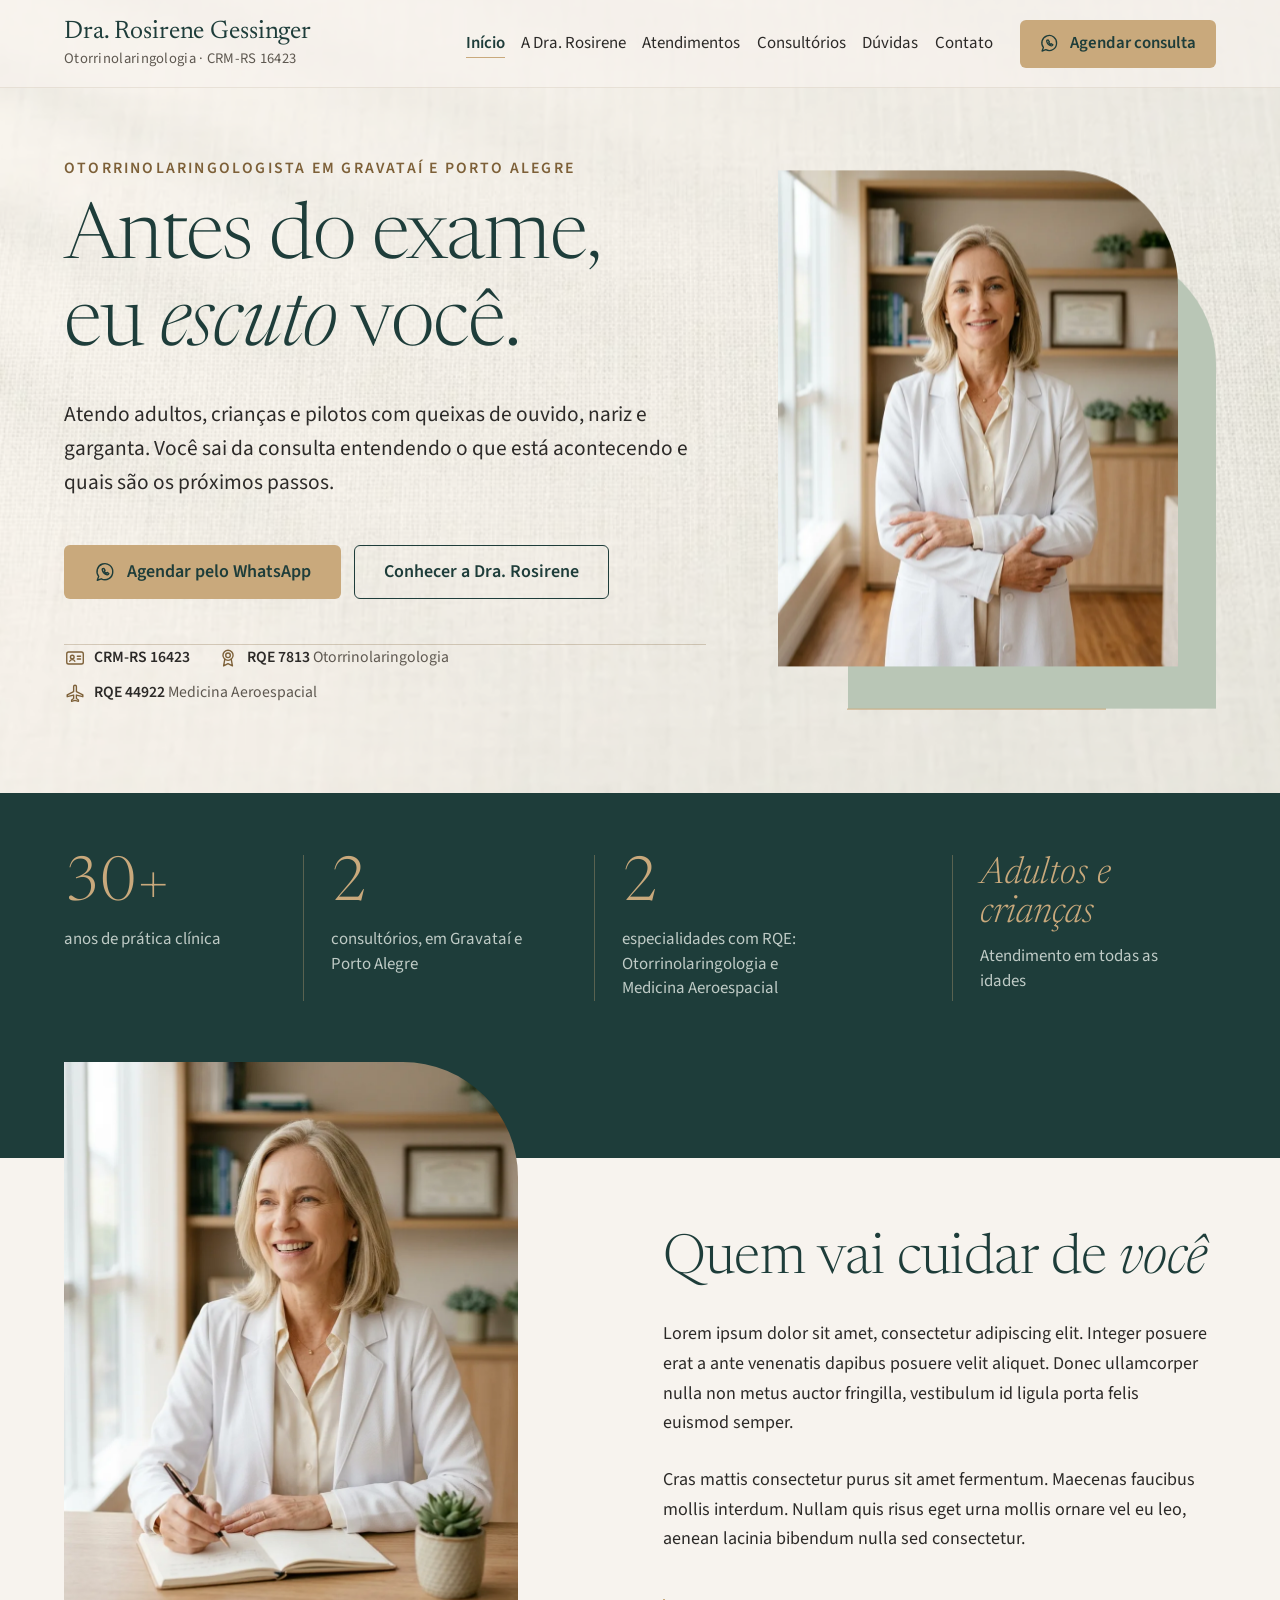
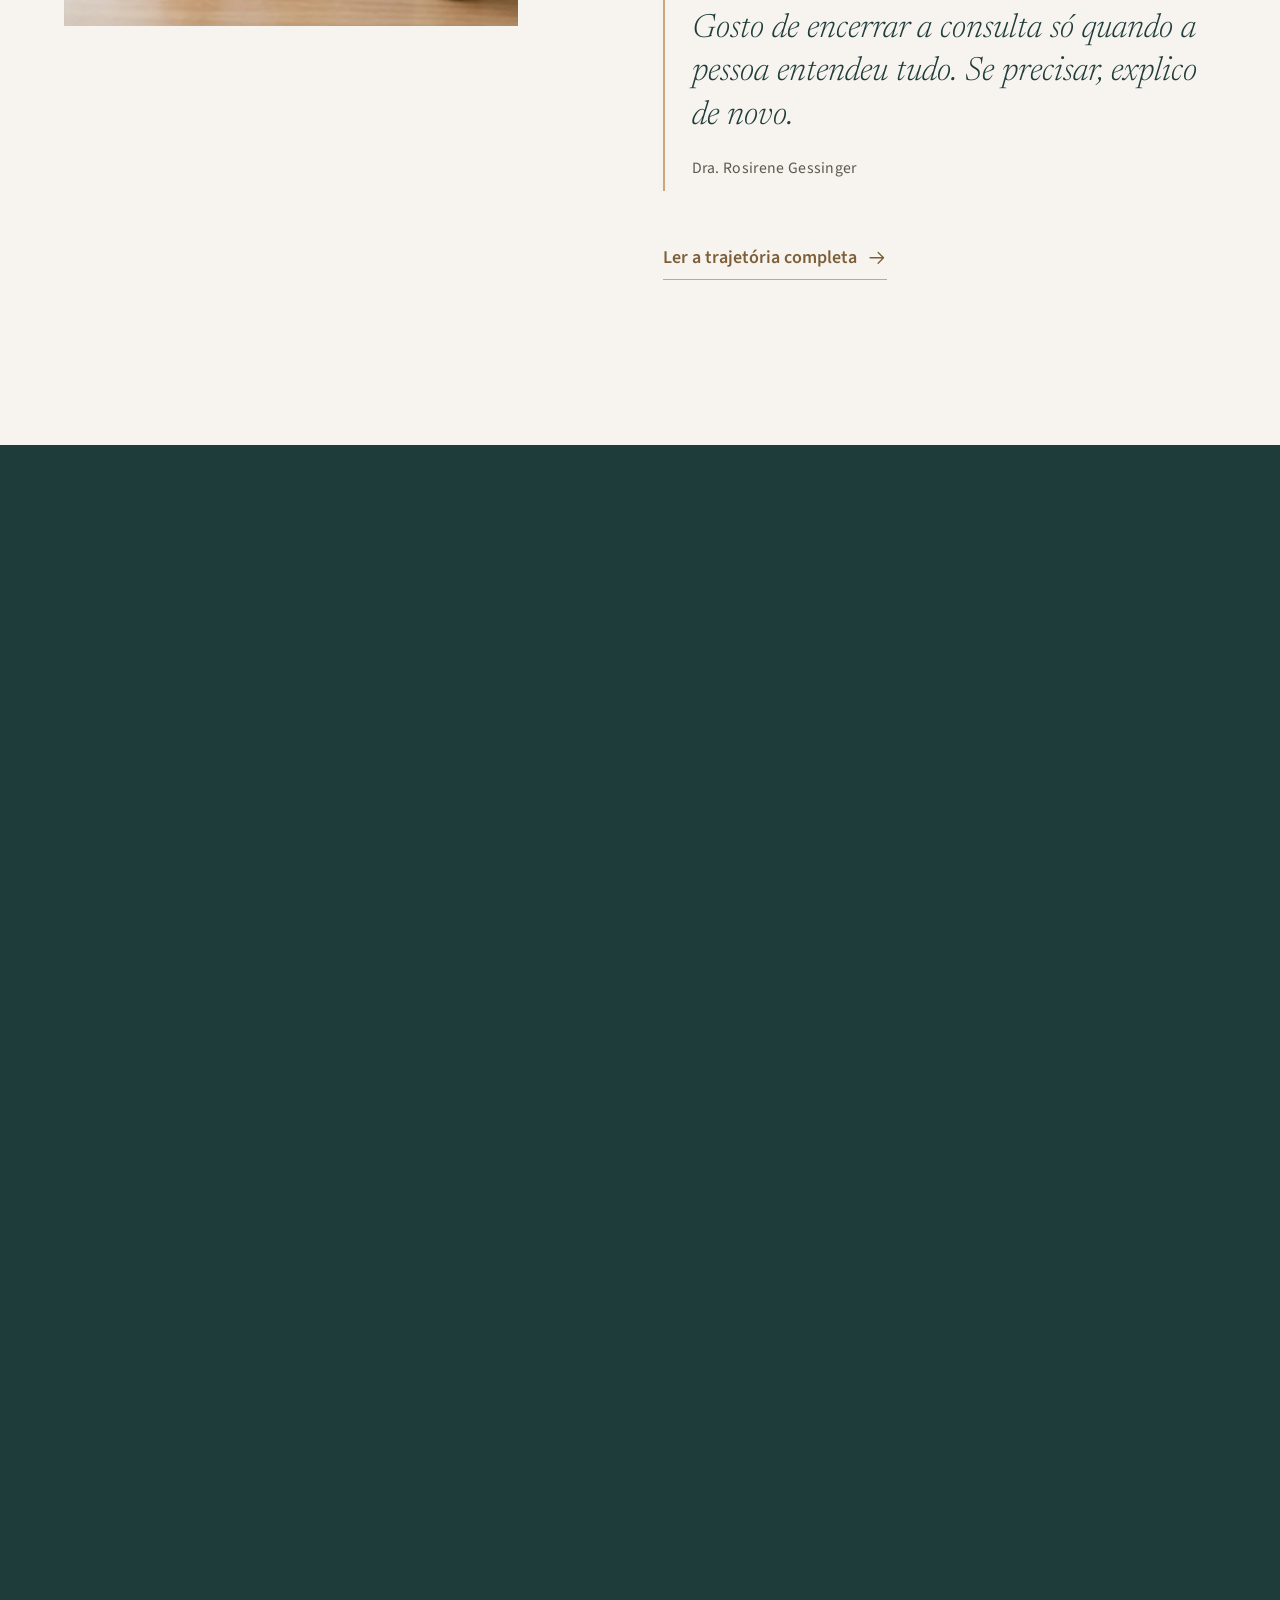
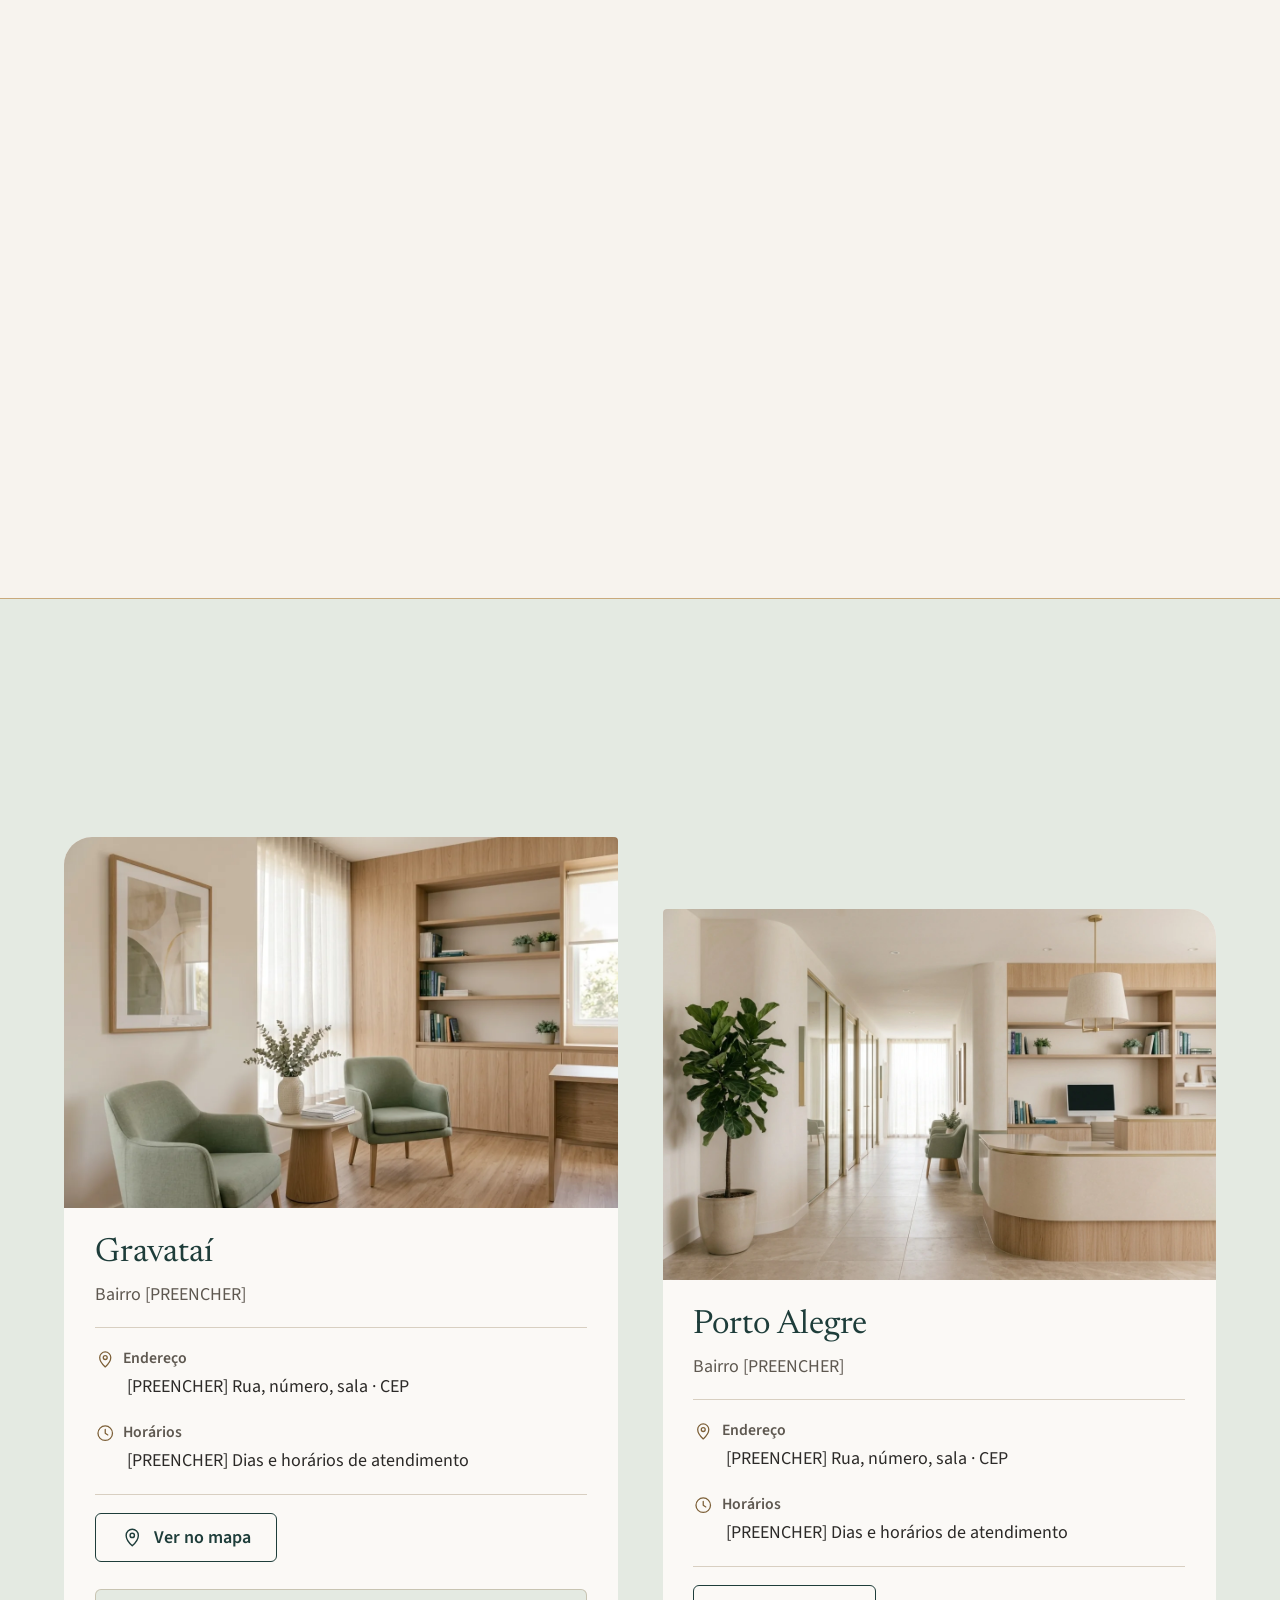
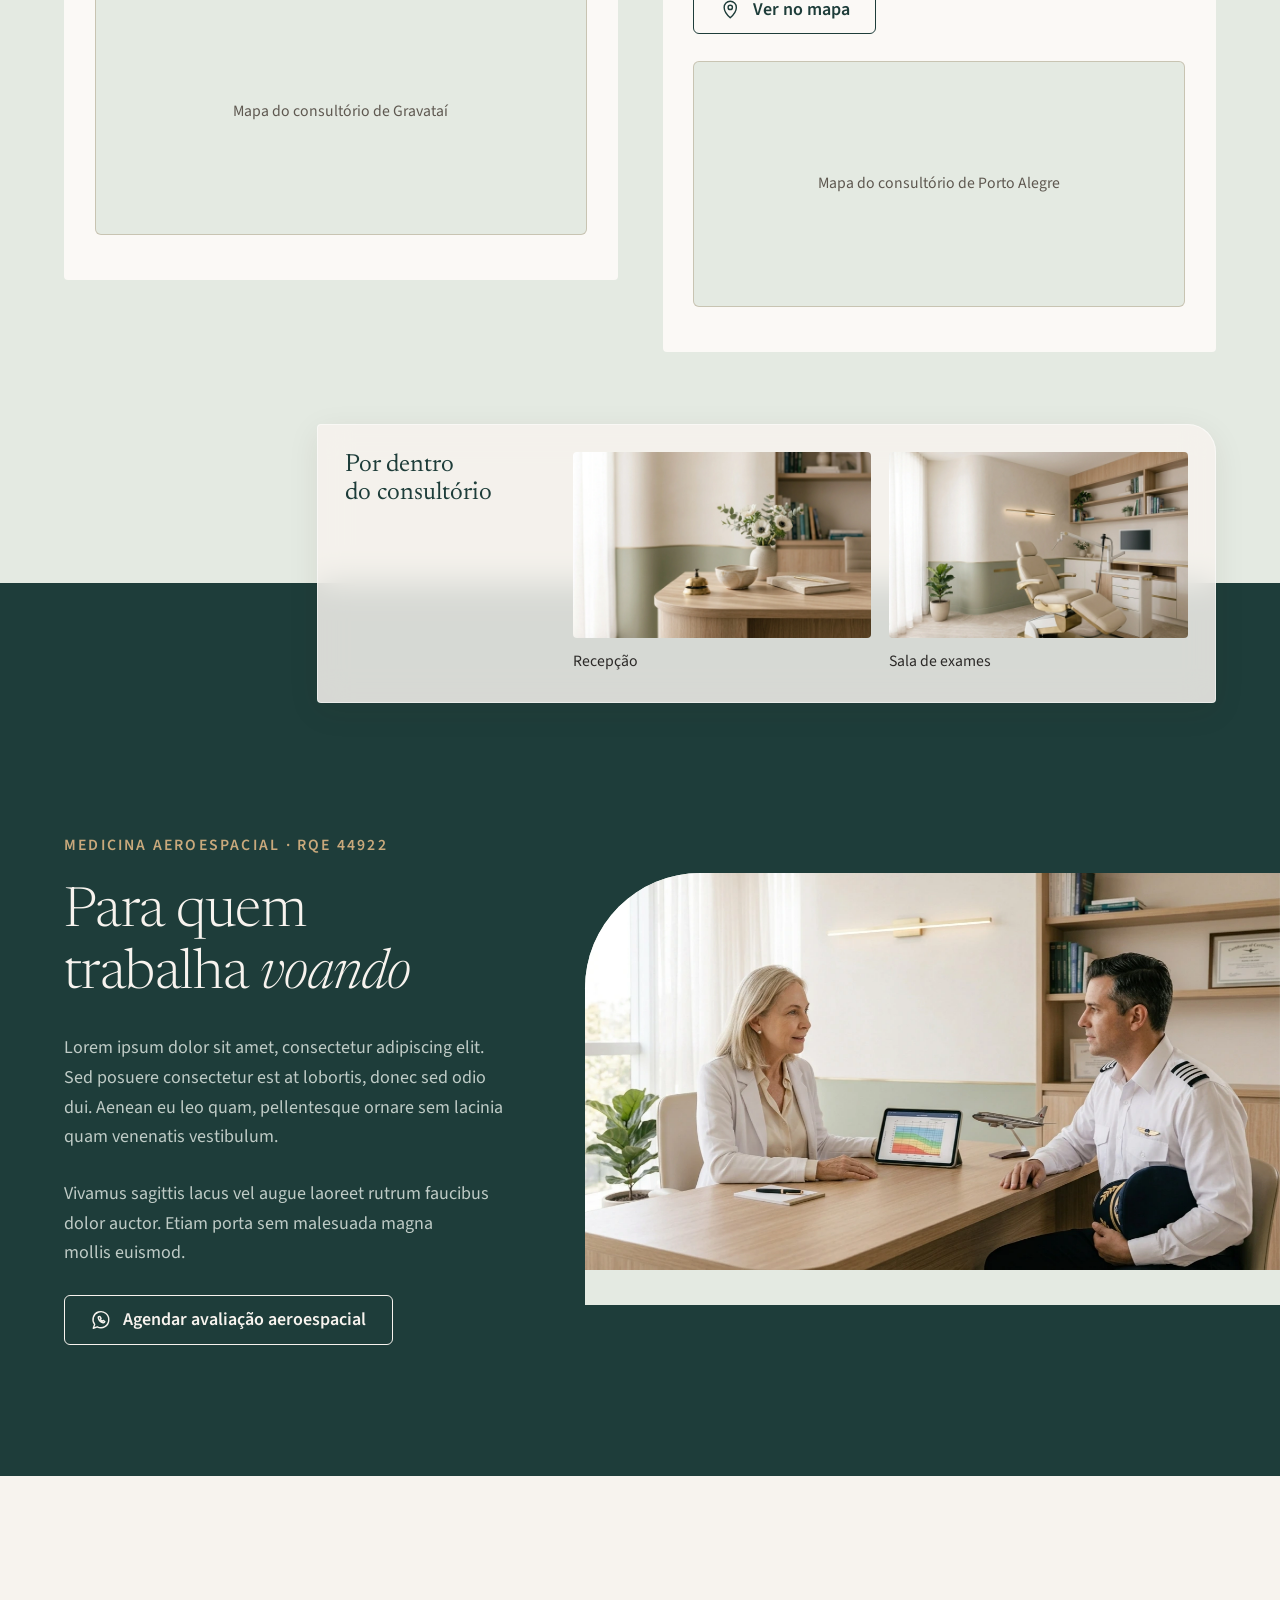
<file: index.html>
<!doctype html>
<html lang="pt-BR">
<head>
  <meta charset="utf-8">
  <meta name="viewport" content="width=device-width, initial-scale=1">
  <title>Dra. Rosirene Gessinger, otorrino em Gravataí e Porto Alegre</title>
  <meta name="description" content="Otorrinolaringologista em Gravataí e Porto Alegre. Atendo adultos e crianças com queixas de ouvido, nariz e garganta, além de pilotos. CRM-RS 16423.">
  <link rel="canonical" href="https://[PREENCHER-DOMINIO]/">
  <meta name="theme-color" content="#1E3D3A">

  <meta property="og:type" content="website">
  <meta property="og:locale" content="pt_BR">
  <meta property="og:site_name" content="Dra. Rosirene Gessinger">
  <meta property="og:title" content="Dra. Rosirene Gessinger, otorrinolaringologista">
  <meta property="og:description" content="Consultórios em Gravataí e Porto Alegre. Adultos, crianças e avaliação de pilotos e tripulantes.">
  <meta property="og:url" content="https://[PREENCHER-DOMINIO]/">
  <meta property="og:image" content="https://[PREENCHER-DOMINIO]/assets/img/og-image.jpg">
  <meta property="og:image:width" content="1424">
  <meta property="og:image:height" content="752">
  <meta name="twitter:card" content="summary_large_image">

  <link rel="icon" href="assets/img/favicon.svg" type="image/svg+xml">

  <link rel="preconnect" href="https://fonts.googleapis.com">
  <link rel="preconnect" href="https://fonts.gstatic.com" crossorigin>
  <!-- Fontes sem bloquear a renderização. Newsreader em dois cortes estáticos (~23 KB cada):
       tamanho óptico 72 leve para títulos grandes, 16 regular para títulos pequenos.
       Em uma URL só, o Google entregaria o arquivo variável de 132 KB. -->
  <link rel="stylesheet" href="https://fonts.googleapis.com/css2?family=Newsreader:ital,opsz,wght@0,72,300;1,72,300&family=Source+Sans+3:wght@400;600&display=swap" media="print" onload="this.media='all'">
  <link rel="stylesheet" href="https://fonts.googleapis.com/css2?family=Newsreader:opsz,wght@16,400&display=swap" media="print" onload="this.media='all'">
  <noscript><link rel="stylesheet" href="https://fonts.googleapis.com/css2?family=Newsreader:ital,opsz,wght@0,72,300;1,72,300&family=Source+Sans+3:wght@400;600&display=swap"><link rel="stylesheet" href="https://fonts.googleapis.com/css2?family=Newsreader:opsz,wght@16,400&display=swap"></noscript>

  <link rel="stylesheet" href="assets/css/tokens.css">
  <link rel="stylesheet" href="assets/css/base.css">
  <link rel="stylesheet" href="assets/css/components.css">
  <link rel="stylesheet" href="assets/css/pages.css">

  <script>document.documentElement.classList.add('js');</script>
  <script src="assets/js/main.js" defer></script>
  <script src="assets/js/effects.js" defer></script>

  <script type="application/ld+json">
  {
    "@context": "https://schema.org",
    "@type": "Physician",
    "name": "Dra. Rosirene Gessinger",
    "description": "Médica otorrinolaringologista com consultórios em Gravataí e Porto Alegre (RS). Atende adultos e crianças e faz avaliação otorrinolaringológica de pilotos e tripulantes.",
    "url": "https://[PREENCHER-DOMINIO]/",
    "image": "https://[PREENCHER-DOMINIO]/assets/img/og-image.jpg",
    "telephone": "[PREENCHER]",
    "medicalSpecialty": ["https://schema.org/Otolaryngologic", "Medicina Aeroespacial"],
    "knowsAbout": ["Otorrinolaringologia", "Medicina Aeroespacial"],
    "identifier": [
      { "@type": "PropertyValue", "propertyID": "CRM-RS", "value": "16423" },
      { "@type": "PropertyValue", "propertyID": "RQE Otorrinolaringologia", "value": "7813" },
      { "@type": "PropertyValue", "propertyID": "RQE Medicina Aeroespacial", "value": "44922" }
    ],
    "address": [
      {
        "@type": "PostalAddress",
        "streetAddress": "[PREENCHER]",
        "addressLocality": "Gravataí",
        "addressRegion": "RS",
        "postalCode": "[PREENCHER]",
        "addressCountry": "BR"
      },
      {
        "@type": "PostalAddress",
        "streetAddress": "[PREENCHER]",
        "addressLocality": "Porto Alegre",
        "addressRegion": "RS",
        "postalCode": "[PREENCHER]",
        "addressCountry": "BR"
      }
    ],
    "sameAs": ["https://www.instagram.com/drarosirenegessinger/"]
  }
  </script>
</head>
<body>
  <svg xmlns="http://www.w3.org/2000/svg" hidden>
    <symbol id="i-whatsapp" viewBox="0 0 24 24"><path d="M20 11.6a8.4 8.4 0 0 1-12.3 7.4L3.5 20.5l1.5-4.1A8.4 8.4 0 1 1 20 11.6Z"/><path d="M9.3 8.1c-.4.3-.6.9-.5 1.4.5 2.4 2.7 4.6 5.1 5.1.5.1 1.1-.1 1.4-.5l.5-.6-1.8-1.3-.9.7a3.8 3.8 0 0 1-2-2l.7-.9L10.5 8Z"/></symbol>
    <symbol id="i-arrow" viewBox="0 0 24 24"><path d="M4.5 12h15M13.5 6l6 6-6 6"/></symbol>
    <symbol id="i-arrow-up" viewBox="0 0 24 24"><path d="M12 19.5v-15M6 10.5l6-6 6 6"/></symbol>
    <symbol id="i-menu" viewBox="0 0 24 24"><path d="M3.5 8.5h17M3.5 15.5h17"/></symbol>
    <symbol id="i-close" viewBox="0 0 24 24"><path d="M6 6l12 12M18 6 6 18"/></symbol>
    <symbol id="i-plus" viewBox="0 0 24 24"><path d="M12 5v14M5 12h14"/></symbol>
    <symbol id="i-pin" viewBox="0 0 24 24"><path d="M12 21s-6.5-5.8-6.5-11A6.5 6.5 0 0 1 18.5 10c0 5.2-6.5 11-6.5 11Z"/><circle cx="12" cy="10" r="2.3"/></symbol>
    <symbol id="i-clock" viewBox="0 0 24 24"><circle cx="12" cy="12" r="8.5"/><path d="M12 7.5V12l3 2"/></symbol>
    <symbol id="i-phone" viewBox="0 0 24 24"><path d="M6 3.8h3l1.5 4-2 1.4a11 11 0 0 0 6.3 6.3l1.4-2 4 1.5v3a2 2 0 0 1-2.2 2A16.5 16.5 0 0 1 4 6a2 2 0 0 1 2-2.2Z"/></symbol>
    <symbol id="i-mail" viewBox="0 0 24 24"><rect x="3.5" y="5.5" width="17" height="13" rx="2"/><path d="m4 7 8 6 8-6"/></symbol>
    <symbol id="i-instagram" viewBox="0 0 24 24"><rect x="3.5" y="3.5" width="17" height="17" rx="5"/><circle cx="12" cy="12" r="3.8"/><path d="M17 7h.01"/></symbol>
    <symbol id="i-id" viewBox="0 0 24 24"><rect x="3" y="5.5" width="18" height="13" rx="2"/><circle cx="9" cy="11" r="2"/><path d="M6.2 15.5c.6-1.2 1.6-1.8 2.8-1.8s2.2.6 2.8 1.8M14.5 10h3.5M14.5 13h3.5"/></symbol>
    <symbol id="i-seal" viewBox="0 0 24 24"><circle cx="12" cy="9" r="5.5"/><circle cx="12" cy="9" r="2.5"/><path d="m8.5 13.3-1.3 7.2 4.8-2.4 4.8 2.4-1.3-7.2"/></symbol>
    <symbol id="i-plane" viewBox="0 0 24 24"><path d="M10.5 10.5V5a1.5 1.5 0 0 1 3 0v5.5l7 3.5v2l-7-1.8v3.8l2.2 1.6V21L12 20l-3.7 1v-1.4l2.2-1.6v-3.8l-7 1.8v-2Z"/></symbol>
    <symbol id="i-adult" viewBox="0 0 24 24"><path d="M15 3.5a6.5 6.5 0 0 0-6.5 6.5v.6L6.5 14h2v2.8a2 2 0 0 0 2 2h2v2"/><path d="M15 3.5a6 6 0 0 1 3.5 10.8v6.2"/><path d="M11.5 12.2c.6.4 1.3.4 1.8 0"/></symbol>
    <symbol id="i-child" viewBox="0 0 24 24"><circle cx="9" cy="8.5" r="3"/><path d="M3.8 20.5c0-3.2 2.3-5.7 5.2-5.7s5.2 2.5 5.2 5.7"/><path d="M17.5 4.2a2.6 2.6 0 0 1 2.6 2.6c0 1.9-2.6 3.9-2.6 3.9s-2.6-2-2.6-3.9a2.6 2.6 0 0 1 2.6-2.6Z"/><path d="M17.5 10.7c-.4 1.4.4 2.6 0 4"/></symbol>
    <symbol id="i-ear" viewBox="0 0 24 24"><path d="M7 9.5a5 5 0 0 1 10 0c0 2.6-1.7 3.7-2.7 4.7-.8.8-1.1 1.6-1.1 2.6a3 3 0 0 1-5.4 1.8"/><path d="M9.7 10a2.3 2.3 0 0 1 4.6 0c0 1.1-.9 1.6-1.6 2.1"/><path d="M19.5 7.5a7 7 0 0 1 0 5M21.3 5.8a10 10 0 0 1 0 8.4"/></symbol>
    <symbol id="i-moon" viewBox="0 0 24 24"><path d="M19.5 14.8A7.8 7.8 0 1 1 9.2 4.5a6.3 6.3 0 0 0 10.3 10.3Z"/><path d="M14.5 3.5h3.5l-3.5 4h3.5"/></symbol>
    <symbol id="i-spiral" viewBox="0 0 24 24"><path d="M12.6 12.3a.9.9 0 1 0-1.2-1 2.4 2.4 0 1 0 3.1-2.6 4.3 4.3 0 1 0 3.3 5.4 6.6 6.6 0 1 1-6.2-8.8"/></symbol>
    <symbol id="i-check" viewBox="0 0 24 24"><path d="m5 12.5 4.5 4.5L19 7.5"/></symbol>
  </svg>

  <a class="skip-link" href="#conteudo">Pular para o conteúdo</a>

  <!-- [PREENCHER] Número do WhatsApp: troque "55DDDNUMERO" em todos os links (DDI 55 + DDD + número, só algarismos). -->
  <header class="site-header" data-header>
    <div class="container site-header__inner">
      <a class="brand" href="#inicio">
        <span class="brand__name">Dra. Rosirene Gessinger</span>
        <span class="brand__meta"><span>Otorrinolaringologia</span><span class="brand__sep"> · </span><span>CRM-RS 16423</span></span>
      </a>

      <nav class="site-nav" aria-label="Principal">
        <ul class="site-nav__list">
          <li><a class="site-nav__link" href="#inicio">Início</a></li>
          <li><a class="site-nav__link" href="#sobre">A Dra. Rosirene</a></li>
          <li><a class="site-nav__link" href="#atendimentos">Atendimentos</a></li>
          <li><a class="site-nav__link" href="#consultorios">Consultórios</a></li>
          <li><a class="site-nav__link" href="#duvidas">Dúvidas</a></li>
          <li><a class="site-nav__link" href="#contato">Contato</a></li>
        </ul>
      </nav>

      <a class="btn btn--primary btn--sm site-header__cta" href="https://wa.me/55DDDNUMERO?text=Ol%C3%A1!%20Vim%20pelo%20site%20da%20Dra.%20Rosirene%20e%20gostaria%20de%20agendar%20uma%20consulta." target="_blank" rel="noopener">
        <svg class="icon" aria-hidden="true"><use href="#i-whatsapp"/></svg>
        Agendar consulta
        <span class="visually-hidden">(abre o WhatsApp)</span>
      </a>

      <button class="menu-toggle" type="button" aria-expanded="false" aria-controls="menu-mobile" data-menu-open>
        <svg class="icon" aria-hidden="true"><use href="#i-menu"/></svg>
        <span class="menu-toggle__label">Menu</span>
      </button>
    </div>
  </header>

  <div class="mobile-menu" id="menu-mobile" role="dialog" aria-modal="true" aria-label="Menu" data-menu hidden>
    <div class="mobile-menu__overlay" data-menu-close></div>
    <div class="mobile-menu__panel glass">
      <button class="mobile-menu__close" type="button" data-menu-close>
        <svg class="icon" aria-hidden="true"><use href="#i-close"/></svg>
        <span>Fechar</span>
      </button>
      <nav aria-label="Principal no celular">
        <ul class="mobile-menu__list">
          <li><a href="#inicio">Início</a></li>
          <li><a href="#sobre">A Dra. Rosirene</a></li>
          <li><a href="#atendimentos">Atendimentos</a></li>
          <li><a href="#consultorios">Consultórios</a></li>
          <li><a href="#duvidas">Dúvidas</a></li>
          <li><a href="#contato">Contato</a></li>
        </ul>
      </nav>
      <a class="btn btn--primary mobile-menu__cta" href="https://wa.me/55DDDNUMERO?text=Ol%C3%A1!%20Vim%20pelo%20site%20da%20Dra.%20Rosirene%20e%20gostaria%20de%20agendar%20uma%20consulta." target="_blank" rel="noopener">
        <svg class="icon" aria-hidden="true"><use href="#i-whatsapp"/></svg>
        Agendar consulta
        <span class="visually-hidden">(abre o WhatsApp)</span>
      </a>
      <ul class="mobile-menu__creds">
        <li>CRM-RS 16423</li>
        <li>RQE 7813 · Otorrinolaringologia</li>
        <li>RQE 44922 · Medicina Aeroespacial</li>
      </ul>
    </div>
  </div>

  <main id="conteudo">
    <section class="hero" id="inicio" data-section>
      <div class="hero__texture" data-parallax="0.08" aria-hidden="true"></div>
      <div class="container hero__grid">
        <div class="hero__text">
          <p class="eyebrow">Otorrinolaringologista em Gravataí e Porto Alegre</p>
          <h1>Antes do exame, eu <em>escuto</em> você.</h1>
          <p class="lead hero__intro">Atendo adultos, crianças e pilotos com queixas de ouvido, nariz e garganta. Você sai da consulta entendendo o que está acontecendo e quais são os próximos passos.</p>
          <div class="hero__actions">
            <a class="btn btn--primary btn--lg" href="https://wa.me/55DDDNUMERO?text=Ol%C3%A1!%20Estou%20no%20site%20da%20Dra.%20Rosirene%20e%20gostaria%20de%20agendar%20uma%20consulta." target="_blank" rel="noopener">
              <svg class="icon" aria-hidden="true"><use href="#i-whatsapp"/></svg>
              Agendar pelo WhatsApp
              <span class="visually-hidden">(abre o WhatsApp)</span>
            </a>
            <a class="btn btn--outline btn--lg" href="#sobre">Conhecer a Dra. Rosirene</a>
          </div>
          <ul class="credentials" aria-label="Registros profissionais">
            <li><svg class="icon" aria-hidden="true"><use href="#i-id"/></svg><span><strong>CRM-RS 16423</strong></span></li>
            <li><svg class="icon" aria-hidden="true"><use href="#i-seal"/></svg><span><strong>RQE 7813</strong> Otorrinolaringologia</span></li>
            <li><svg class="icon" aria-hidden="true"><use href="#i-plane"/></svg><span><strong>RQE 44922</strong> Medicina Aeroespacial</span></li>
          </ul>
        </div>

        <div class="hero__visual">
          <div class="hero__block" data-parallax="0.18" aria-hidden="true"></div>
          <!-- hero-dra.webp / .jpg · 928×1152 -->
          <figure class="hero__photo media" data-parallax="0.12">
            <picture>
              <source srcset="assets/img/hero-dra.webp" type="image/webp">
              <img src="assets/img/hero-dra.jpg" alt="Dra. Rosirene Gessinger de jaleco branco, braços cruzados e sorrindo, diante da estante do consultório" width="928" height="1152" fetchpriority="high" decoding="async">
            </picture>
          </figure>
        </div>
      </div>
    </section>

    <section class="trust on-dark" aria-label="A Dra. Rosirene em números">
      <ul class="container trust__list">
        <li class="trust__item reveal">
          <!-- [CONFIRMAR] anos de prática clínica -->
          <span class="trust__number" aria-hidden="true"><span data-count-to="30">30</span>+</span>
          <span class="trust__label"><span class="visually-hidden">Mais de 30 </span>anos de prática clínica</span>
        </li>
        <li class="trust__item reveal">
          <span class="trust__number">2</span>
          <span class="trust__label">consultórios, em Gravataí e Porto Alegre</span>
        </li>
        <li class="trust__item reveal">
          <span class="trust__number">2</span>
          <span class="trust__label">especialidades com RQE: Otorrinolaringologia e Medicina Aeroespacial</span>
        </li>
        <li class="trust__item reveal">
          <span class="trust__number trust__number--word">Adultos e crianças</span>
          <span class="trust__label">Atendimento em todas as idades</span>
        </li>
      </ul>
    </section>

    <section class="about" id="sobre" data-section aria-labelledby="sobre-titulo">
      <div class="container about__grid">
        <!-- sobre-dra.webp / .jpg · 928×1152 -->
        <figure class="about__photo media">
          <picture>
            <source srcset="assets/img/sobre-dra.webp" type="image/webp">
            <img src="assets/img/sobre-dra.jpg" alt="Dra. Rosirene sorrindo, sentada à mesa do consultório com um caderno aberto" width="928" height="1152" loading="lazy" decoding="async">
          </picture>
        </figure>

        <div class="about__text">
          <h2 id="sobre-titulo" class="reveal">Quem vai cuidar de <em>você</em></h2>
          <p>Lorem ipsum dolor sit amet, consectetur adipiscing elit. Integer posuere erat a ante venenatis dapibus posuere velit aliquet. Donec ullamcorper nulla non metus auctor fringilla, vestibulum id ligula porta felis euismod semper.</p>
          <p>Cras mattis consectetur purus sit amet fermentum. Maecenas faucibus mollis interdum. Nullam quis risus eget urna mollis ornare vel eu leo, aenean lacinia bibendum nulla sed consectetur.</p>
          <blockquote class="quote reveal">
            <p>Gosto de encerrar a consulta só quando a pessoa entendeu tudo. Se precisar, explico de novo.</p>
            <footer>Dra. Rosirene Gessinger</footer>
          </blockquote>
          <a class="link-arrow" href="sobre.html">
            Ler a trajetória completa
            <svg class="icon" aria-hidden="true"><use href="#i-arrow"/></svg>
          </a>
        </div>
      </div>
    </section>

    <section class="services on-dark" id="atendimentos" data-section aria-labelledby="atendimentos-titulo">
      <div class="services__bg" aria-hidden="true">
        <!-- consulta-atendimento.webp / .jpg · 1312×816 -->
        <picture data-parallax="0.15">
          <source srcset="assets/img/consulta-atendimento.webp" type="image/webp">
          <img src="assets/img/consulta-atendimento.jpg" alt="" width="1312" height="816" loading="lazy" decoding="async">
        </picture>
      </div>

      <div class="container services__grid">
        <header class="services__intro reveal">
          <h2 id="atendimentos-titulo">O que eu atendo</h2>
          <p class="lead">Ouvido, nariz e garganta em todas as idades, e a avaliação de quem trabalha voando.</p>
          <a class="link-arrow" href="atendimentos.html">
            Ver todos os atendimentos
            <svg class="icon" aria-hidden="true"><use href="#i-arrow"/></svg>
          </a>
        </header>

        <article class="service-card service-card--adult glass glass--strong reveal">
          <svg class="icon service-card__icon" aria-hidden="true"><use href="#i-adult"/></svg>
          <h3>Otorrinolaringologia adulto</h3>
          <p>Sinusite, rinite, garganta que inflama sempre, rouquidão que não passa.</p>
          <a class="service-card__link" href="atendimentos.html#adulto">Ler mais<span class="visually-hidden"> sobre otorrinolaringologia adulto</span></a>
        </article>

        <article class="service-card service-card--child glass glass--strong reveal">
          <svg class="icon service-card__icon" aria-hidden="true"><use href="#i-child"/></svg>
          <h3>Otorrinolaringologia infantil</h3>
          <p>Otite de repetição, adenoide, amígdalas e a criança que respira pela boca.</p>
          <a class="service-card__link" href="atendimentos.html#infantil">Ler mais<span class="visually-hidden"> sobre otorrinolaringologia infantil</span></a>
        </article>

        <article class="service-card service-card--hearing glass glass--strong reveal">
          <svg class="icon service-card__icon" aria-hidden="true"><use href="#i-ear"/></svg>
          <h3>Audição e zumbido</h3>
          <p>Quando a TV precisa ficar mais alta ou o chiado no ouvido não deixa dormir.</p>
          <a class="service-card__link" href="atendimentos.html#audicao">Ler mais<span class="visually-hidden"> sobre audição e zumbido</span></a>
        </article>

        <article class="service-card service-card--sleep glass glass--strong reveal">
          <svg class="icon service-card__icon" aria-hidden="true"><use href="#i-moon"/></svg>
          <h3>Ronco e sono</h3>
          <p>Ronco que incomoda quem dorme ao lado e pausas na respiração durante a noite.</p>
          <a class="service-card__link" href="atendimentos.html#ronco">Ler mais<span class="visually-hidden"> sobre ronco e sono</span></a>
        </article>

        <article class="service-card service-card--dizzy glass glass--strong reveal">
          <svg class="icon service-card__icon" aria-hidden="true"><use href="#i-spiral"/></svg>
          <h3>Tontura e labirintite</h3>
          <p>Tontura ao levantar, desequilíbrio e crises de vertigem.</p>
          <a class="service-card__link" href="atendimentos.html#tontura">Ler mais<span class="visually-hidden"> sobre tontura e labirintite</span></a>
        </article>

        <article class="service-card service-card--aero glass glass--strong reveal">
          <svg class="icon service-card__icon" aria-hidden="true"><use href="#i-plane"/></svg>
          <h3>Medicina Aeroespacial</h3>
          <p>Avaliação otorrinolaringológica de pilotos e tripulantes.</p>
          <a class="service-card__link" href="atendimentos.html#aeroespacial">Ler mais<span class="visually-hidden"> sobre Medicina Aeroespacial</span></a>
        </article>
      </div>
    </section>

    <!-- CONFIRMAR COM A MÉDICA: depoimentos, ver Resolução CFM 2.336/2023 -->
    <section class="visit" id="consulta" aria-labelledby="consulta-titulo">
      <div class="container visit__top">
        <div class="visit__intro reveal">
          <h2 id="consulta-titulo">Como é a consulta</h2>
          <p class="lead">É assim do primeiro contato até o retorno.</p>
        </div>
        <!-- consulta-crianca.webp / .jpg · 1312×816 -->
        <figure class="visit__photo reveal">
          <div class="media visit__media">
            <picture>
              <source srcset="assets/img/consulta-crianca.webp" type="image/webp">
              <img src="assets/img/consulta-crianca.jpg" alt="Dra. Rosirene examina com o otoscópio uma menina sentada na maca, com a mãe ao lado" width="1312" height="816" loading="lazy" decoding="async">
            </picture>
          </div>
          <!-- [CONFIRMAR] legenda sobre a presença da família na consulta infantil -->
          <figcaption>Nas consultas de crianças, a família fica junto o tempo todo.</figcaption>
        </figure>
      </div>

      <ol class="container timeline">
        <li class="timeline__step reveal">
          <span class="timeline__num" aria-hidden="true">1</span>
          <h3>Você me conta o que sente</h3>
          <p>Sem pressa. Quando começou, o que piora, o que você já tentou.</p>
        </li>
        <li class="timeline__step reveal">
          <span class="timeline__num" aria-hidden="true">2</span>
          <h3>Exame com calma e explicação</h3>
          <p>Mostro o que estou vendo e explico cada etapa do exame.</p>
        </li>
        <li class="timeline__step reveal">
          <span class="timeline__num" aria-hidden="true">3</span>
          <h3>Plano de cuidado combinado com você</h3>
          <p>Decidimos juntos o tratamento, levando em conta a sua rotina.</p>
        </li>
        <li class="timeline__step reveal">
          <span class="timeline__num" aria-hidden="true">4</span>
          <h3>Acompanhamento</h3>
          <p>Marcamos o retorno, e você sabe como falar com o consultório se algo mudar.</p>
        </li>
      </ol>
    </section>

    <section class="offices" id="consultorios" data-section aria-labelledby="consultorios-titulo">
      <div class="container">
        <h2 id="consultorios-titulo" class="offices__title reveal">Onde eu atendo</h2>

        <div class="offices__grid">
          <article class="office reveal">
            <!-- consultorio-gravatai.webp / .jpg · 1264×848 -->
            <figure class="office__photo media">
              <picture>
                <source srcset="assets/img/consultorio-gravatai.webp" type="image/webp">
                <img src="assets/img/consultorio-gravatai.jpg" alt="Sala de espera do consultório de Gravataí, com duas poltronas verdes e estante de madeira clara" width="1264" height="848" loading="lazy" decoding="async">
              </picture>
            </figure>
            <div class="office__body">
              <h3>Gravataí</h3>
              <p class="office__district">Bairro [PREENCHER]</p>
              <dl class="office__info">
                <div>
                  <dt><svg class="icon" aria-hidden="true"><use href="#i-pin"/></svg>Endereço</dt>
                  <dd>[PREENCHER] Rua, número, sala · CEP</dd>
                </div>
                <div>
                  <dt><svg class="icon" aria-hidden="true"><use href="#i-clock"/></svg>Horários</dt>
                  <dd>[PREENCHER] Dias e horários de atendimento</dd>
                </div>
              </dl>
              <a class="btn btn--outline" href="https://www.google.com/maps/search/?api=1&amp;query=[PREENCHER]" target="_blank" rel="noopener">
                <svg class="icon" aria-hidden="true"><use href="#i-pin"/></svg>
                Ver no mapa
                <span class="visually-hidden">o consultório de Gravataí (abre o Google Maps)</span>
              </a>
              <div class="office__map">
                <span class="office__map-label" aria-hidden="true">Mapa do consultório de Gravataí</span>
                <!-- [PREENCHER] Google Maps > Compartilhar > Incorporar um mapa > copie só o endereço que está dentro de src="..." e cole no src abaixo. -->
                <iframe src="" title="Mapa do consultório de Gravataí" loading="lazy" referrerpolicy="no-referrer-when-downgrade"></iframe>
              </div>
            </div>
          </article>

          <article class="office office--offset reveal">
            <!-- consultorio-portoalegre.webp / .jpg · 1264×848 -->
            <figure class="office__photo media">
              <picture>
                <source srcset="assets/img/consultorio-portoalegre.webp" type="image/webp">
                <img src="assets/img/consultorio-portoalegre.jpg" alt="Recepção do consultório de Porto Alegre, com balcão curvo de madeira clara e corredor iluminado" width="1264" height="848" loading="lazy" decoding="async">
              </picture>
            </figure>
            <div class="office__body">
              <h3>Porto Alegre</h3>
              <p class="office__district">Bairro [PREENCHER]</p>
              <dl class="office__info">
                <div>
                  <dt><svg class="icon" aria-hidden="true"><use href="#i-pin"/></svg>Endereço</dt>
                  <dd>[PREENCHER] Rua, número, sala · CEP</dd>
                </div>
                <div>
                  <dt><svg class="icon" aria-hidden="true"><use href="#i-clock"/></svg>Horários</dt>
                  <dd>[PREENCHER] Dias e horários de atendimento</dd>
                </div>
              </dl>
              <a class="btn btn--outline" href="https://www.google.com/maps/search/?api=1&amp;query=[PREENCHER]" target="_blank" rel="noopener">
                <svg class="icon" aria-hidden="true"><use href="#i-pin"/></svg>
                Ver no mapa
                <span class="visually-hidden">o consultório de Porto Alegre (abre o Google Maps)</span>
              </a>
              <div class="office__map">
                <span class="office__map-label" aria-hidden="true">Mapa do consultório de Porto Alegre</span>
                <!-- [PREENCHER] Google Maps > Compartilhar > Incorporar um mapa > copie só o endereço que está dentro de src="..." e cole no src abaixo. -->
                <iframe src="" title="Mapa do consultório de Porto Alegre" loading="lazy" referrerpolicy="no-referrer-when-downgrade"></iframe>
              </div>
            </div>
          </article>
        </div>

        <div class="gallery glass glass--strong reveal">
          <h3 class="gallery__title">Por dentro do consultório</h3>
          <!-- consultorio-recepcao.webp / .jpg · 1312×816 -->
          <figure class="gallery__item">
            <div class="media gallery__media">
              <picture>
                <source srcset="assets/img/consultorio-recepcao.webp" type="image/webp">
                <img src="assets/img/consultorio-recepcao.jpg" alt="Mesa da recepção com vaso de flores brancas, tigela de cerâmica e sineta dourada" width="1312" height="816" loading="lazy" decoding="async">
              </picture>
            </div>
            <figcaption>Recepção</figcaption>
          </figure>
          <!-- consultorio-sala.webp / .jpg · 1312×816 -->
          <figure class="gallery__item">
            <div class="media gallery__media">
              <picture>
                <source srcset="assets/img/consultorio-sala.webp" type="image/webp">
                <img src="assets/img/consultorio-sala.jpg" alt="Sala de exames com cadeira reclinável, monitor e estante de madeira" width="1312" height="816" loading="lazy" decoding="async">
              </picture>
            </div>
            <figcaption>Sala de exames</figcaption>
          </figure>
        </div>
      </div>
    </section>

    <section class="aero on-dark" id="aeroespacial" aria-labelledby="aero-titulo">
      <div class="aero__grid">
        <div class="aero__text">
          <p class="eyebrow">Medicina Aeroespacial · RQE 44922</p>
          <h2 id="aero-titulo" class="reveal">Para quem trabalha <em>voando</em></h2>
          <p>Lorem ipsum dolor sit amet, consectetur adipiscing elit. Sed posuere consectetur est at lobortis, donec sed odio dui. Aenean eu leo quam, pellentesque ornare sem lacinia quam venenatis vestibulum.</p>
          <p>Vivamus sagittis lacus vel augue laoreet rutrum faucibus dolor auctor. Etiam porta sem malesuada magna mollis euismod.</p>
          <a class="btn btn--outline" href="https://wa.me/55DDDNUMERO?text=Ol%C3%A1!%20Vim%20pelo%20site%20da%20Dra.%20Rosirene%20e%20gostaria%20de%20agendar%20uma%20avalia%C3%A7%C3%A3o%20de%20Medicina%20Aeroespacial." target="_blank" rel="noopener">
            <svg class="icon" aria-hidden="true"><use href="#i-whatsapp"/></svg>
            Agendar avaliação aeroespacial
            <span class="visually-hidden">(abre o WhatsApp)</span>
          </a>
        </div>
        <!-- aeroespacial.webp / .jpg · 1312×816 -->
        <figure class="aero__photo media">
          <picture data-parallax="0.10">
            <source srcset="assets/img/aeroespacial.webp" type="image/webp">
            <img src="assets/img/aeroespacial.jpg" alt="Dra. Rosirene conversa com um piloto de uniforme à mesa do consultório, com um audiograma na tela do tablet" width="1312" height="816" loading="lazy" decoding="async">
          </picture>
        </figure>
      </div>
    </section>

    <section class="faq" id="duvidas" data-section aria-labelledby="duvidas-titulo">
      <div class="container faq__grid">
        <div class="faq__intro">
          <h2 id="duvidas-titulo">Dúvidas frequentes</h2>
          <p class="muted">Não encontrou sua dúvida? <a href="#contato">Fale com o consultório</a>.</p>
        </div>

        <div class="accordion" data-accordion>
          <div class="accordion__item">
            <h3 class="accordion__heading">
              <button class="accordion__trigger" type="button" id="faq-1-btn" aria-expanded="false" aria-controls="faq-1">
                <span>Preciso de encaminhamento para marcar?</span>
                <svg class="icon" aria-hidden="true"><use href="#i-plus"/></svg>
              </button>
            </h3>
            <div class="accordion__panel" id="faq-1" role="region" aria-labelledby="faq-1-btn">
              <div class="accordion__inner"><p>Lorem ipsum dolor sit amet, consectetur adipiscing elit. Nulla vitae elit libero, a pharetra augue. Donec id elit non mi porta gravida at eget metus.</p></div>
            </div>
          </div>

          <div class="accordion__item">
            <h3 class="accordion__heading">
              <button class="accordion__trigger" type="button" id="faq-2-btn" aria-expanded="false" aria-controls="faq-2">
                <span>Atende crianças a partir de que idade?</span>
                <svg class="icon" aria-hidden="true"><use href="#i-plus"/></svg>
              </button>
            </h3>
            <div class="accordion__panel" id="faq-2" role="region" aria-labelledby="faq-2-btn">
              <div class="accordion__inner"><p>Lorem ipsum dolor sit amet, consectetur adipiscing elit. Cras justo odio, dapibus ac facilisis in, egestas eget quam.</p></div>
            </div>
          </div>

          <div class="accordion__item">
            <h3 class="accordion__heading">
              <button class="accordion__trigger" type="button" id="faq-3-btn" aria-expanded="false" aria-controls="faq-3">
                <span>Quais convênios são aceitos?</span>
                <svg class="icon" aria-hidden="true"><use href="#i-plus"/></svg>
              </button>
            </h3>
            <div class="accordion__panel" id="faq-3" role="region" aria-labelledby="faq-3-btn">
              <div class="accordion__inner"><p>Lorem ipsum dolor sit amet, consectetur adipiscing elit. Maecenas sed diam eget risus varius blandit sit amet non magna. Integer posuere erat a ante venenatis.</p></div>
            </div>
          </div>

          <div class="accordion__item">
            <h3 class="accordion__heading">
              <button class="accordion__trigger" type="button" id="faq-4-btn" aria-expanded="false" aria-controls="faq-4">
                <span>Como funciona a avaliação para pilotos?</span>
                <svg class="icon" aria-hidden="true"><use href="#i-plus"/></svg>
              </button>
            </h3>
            <div class="accordion__panel" id="faq-4" role="region" aria-labelledby="faq-4-btn">
              <div class="accordion__inner"><p>Lorem ipsum dolor sit amet, consectetur adipiscing elit. Donec ullamcorper nulla non metus auctor fringilla. Aenean lacinia bibendum nulla sed consectetur, vestibulum id ligula porta felis euismod semper.</p></div>
            </div>
          </div>

          <div class="accordion__item">
            <h3 class="accordion__heading">
              <button class="accordion__trigger" type="button" id="faq-5-btn" aria-expanded="false" aria-controls="faq-5">
                <span>Quanto tempo dura a consulta?</span>
                <svg class="icon" aria-hidden="true"><use href="#i-plus"/></svg>
              </button>
            </h3>
            <div class="accordion__panel" id="faq-5" role="region" aria-labelledby="faq-5-btn">
              <div class="accordion__inner"><p>Lorem ipsum dolor sit amet, consectetur adipiscing elit. Etiam porta sem malesuada magna mollis euismod.</p></div>
            </div>
          </div>

          <div class="accordion__item">
            <h3 class="accordion__heading">
              <button class="accordion__trigger" type="button" id="faq-6-btn" aria-expanded="false" aria-controls="faq-6">
                <span>Preciso levar algum exame?</span>
                <svg class="icon" aria-hidden="true"><use href="#i-plus"/></svg>
              </button>
            </h3>
            <div class="accordion__panel" id="faq-6" role="region" aria-labelledby="faq-6-btn">
              <div class="accordion__inner"><p>Lorem ipsum dolor sit amet, consectetur adipiscing elit. Curabitur blandit tempus porttitor, nullam quis risus eget urna mollis ornare vel eu leo.</p></div>
            </div>
          </div>
        </div>
      </div>
    </section>

    <section class="insta" id="instagram" aria-labelledby="instagram-titulo">
      <div class="container">
        <div class="insta__head reveal">
          <h2 id="instagram-titulo">Acompanhe no Instagram</h2>
          <a class="link-arrow" href="https://www.instagram.com/drarosirenegessinger/" target="_blank" rel="noopener">
            <svg class="icon" aria-hidden="true"><use href="#i-instagram"/></svg>
            @drarosirenegessinger
            <span class="visually-hidden">(abre o Instagram)</span>
          </a>
        </div>
        <ul class="insta__grid">
          <li class="reveal">
            <a class="insta__item" href="https://www.instagram.com/drarosirenegessinger/" target="_blank" rel="noopener">
              <!-- instagram-1.webp / .jpg · 1024×1024 -->
              <span class="media insta__media">
                <picture>
                  <source srcset="assets/img/instagram-1.webp" type="image/webp">
                  <img src="assets/img/instagram-1.jpg" alt="Dra. Rosirene segurando uma xícara, perto da janela. Ver no Instagram" width="1024" height="1024" loading="lazy" decoding="async">
                </picture>
              </span>
            </a>
          </li>
          <li class="reveal">
            <a class="insta__item" href="https://www.instagram.com/drarosirenegessinger/" target="_blank" rel="noopener">
              <!-- instagram-2.webp / .jpg · 1024×1024 -->
              <span class="media insta__media">
                <picture>
                  <source srcset="assets/img/instagram-2.webp" type="image/webp">
                  <img src="assets/img/instagram-2.jpg" alt="Mãos da Dra. Rosirene segurando um otoscópio sobre a mesa. Ver no Instagram" width="1024" height="1024" loading="lazy" decoding="async">
                </picture>
              </span>
            </a>
          </li>
          <li class="reveal">
            <a class="insta__item" href="https://www.instagram.com/drarosirenegessinger/" target="_blank" rel="noopener">
              <!-- instagram-3.webp / .jpg · 1024×1024 -->
              <span class="media insta__media">
                <picture>
                  <source srcset="assets/img/instagram-3.webp" type="image/webp">
                  <img src="assets/img/instagram-3.jpg" alt="Dra. Rosirene falando ao microfone em uma palestra. Ver no Instagram" width="1024" height="1024" loading="lazy" decoding="async">
                </picture>
              </span>
            </a>
          </li>
          <li class="reveal">
            <a class="insta__item" href="https://www.instagram.com/drarosirenegessinger/" target="_blank" rel="noopener">
              <!-- instagram-4.webp / .jpg · 1024×1024 -->
              <span class="media insta__media">
                <picture>
                  <source srcset="assets/img/instagram-4.webp" type="image/webp">
                  <img src="assets/img/instagram-4.jpg" alt="Dra. Rosirene caminhando no corredor da clínica com uma colega da equipe. Ver no Instagram" width="1024" height="1024" loading="lazy" decoding="async">
                </picture>
              </span>
            </a>
          </li>
        </ul>
      </div>
    </section>

    <section class="contact" id="contato" data-section aria-labelledby="contato-titulo">
      <div class="container contact__grid">
        <div class="contact__info">
          <h2 id="contato-titulo" class="reveal">Fale com o consultório</h2>
          <p class="lead">O jeito mais rápido de agendar é pelo WhatsApp. Se preferir, deixe uma mensagem no formulário.</p>
          <a class="btn btn--primary btn--lg" href="https://wa.me/55DDDNUMERO?text=Ol%C3%A1!%20Gostaria%20de%20agendar%20uma%20consulta%20com%20a%20Dra.%20Rosirene.%20Qual%20%C3%A9%20o%20pr%C3%B3ximo%20hor%C3%A1rio%20dispon%C3%ADvel%3F" target="_blank" rel="noopener">
            <svg class="icon" aria-hidden="true"><use href="#i-whatsapp"/></svg>
            Agendar pelo WhatsApp
            <span class="visually-hidden">(abre o WhatsApp)</span>
          </a>
          <dl class="contact__list">
            <div>
              <dt><svg class="icon" aria-hidden="true"><use href="#i-phone"/></svg>Telefone</dt>
              <dd><a href="tel:+55DDDNUMERO">[PREENCHER]</a></dd>
            </div>
            <div>
              <dt><svg class="icon" aria-hidden="true"><use href="#i-mail"/></svg>E-mail</dt>
              <dd><a href="mailto:[PREENCHER]">[PREENCHER]</a></dd>
            </div>
            <div>
              <dt><svg class="icon" aria-hidden="true"><use href="#i-clock"/></svg>Horários</dt>
              <dd>[PREENCHER] Dias e horários de atendimento</dd>
            </div>
          </dl>
        </div>

        <!-- [PREENCHER] Destino do formulário. No protótipo ele só mostra a confirmação e não envia nada. -->
        <form class="contact-form" action="#" method="post" data-contact-form>
          <h3 class="contact-form__title">Deixe uma mensagem</h3>
          <div class="field">
            <label for="nome">Nome</label>
            <input id="nome" name="nome" type="text" autocomplete="name" required>
            <p class="field__error" id="nome-erro" hidden>Escreva seu nome.</p>
          </div>
          <div class="field">
            <label for="telefone">Telefone com DDD</label>
            <input id="telefone" name="telefone" type="tel" inputmode="tel" autocomplete="tel" required>
            <p class="field__error" id="telefone-erro" hidden>Informe um telefone com DDD para o consultório retornar.</p>
          </div>
          <fieldset class="field choice">
            <legend>Cidade de preferência</legend>
            <div class="choice__options">
              <label class="choice__option">
                <input type="radio" name="cidade" value="Gravataí" checked>
                <span>Gravataí</span>
              </label>
              <label class="choice__option">
                <input type="radio" name="cidade" value="Porto Alegre">
                <span>Porto Alegre</span>
              </label>
            </div>
          </fieldset>
          <div class="field">
            <label for="mensagem">Mensagem <span class="field__optional">(opcional)</span></label>
            <textarea id="mensagem" name="mensagem" rows="4"></textarea>
          </div>
          <p class="contact-form__lgpd">Usamos seus dados só para responder a este contato. <a href="politica-de-privacidade.html">Leia a política de privacidade</a>.</p>
          <button class="btn btn--primary btn--lg" type="submit">Enviar mensagem</button>
          <div class="contact-form__success" role="status" tabindex="-1" hidden>
            <svg class="icon" aria-hidden="true"><use href="#i-check"/></svg>
            <div>
              <p class="contact-form__success-title">Mensagem enviada.</p>
              <p>O consultório vai retornar no telefone que você informou.</p>
            </div>
          </div>
        </form>
      </div>
    </section>

  </main>

  <footer class="site-footer on-dark">
    <div class="container site-footer__grid">
      <div class="site-footer__id">
        <p class="site-footer__name">Dra. Rosirene Gessinger</p>
        <ul class="site-footer__creds">
          <li>CRM-RS 16423</li>
          <li>RQE 7813 · Otorrinolaringologia</li>
          <li>RQE 44922 · Medicina Aeroespacial</li>
        </ul>
        <p class="site-footer__tech">Responsável técnica: Dra. Rosirene Gessinger</p>
        <a class="site-footer__insta" href="https://www.instagram.com/drarosirenegessinger/" target="_blank" rel="noopener">
          <svg class="icon" aria-hidden="true"><use href="#i-instagram"/></svg>
          @drarosirenegessinger
          <span class="visually-hidden">(abre o Instagram)</span>
        </a>
      </div>
      <div class="site-footer__places">
        <h2 class="eyebrow site-footer__title">Consultórios</h2>
        <p><strong>Gravataí</strong><br>[PREENCHER] Endereço resumido</p>
        <p><strong>Porto Alegre</strong><br>[PREENCHER] Endereço resumido</p>
      </div>
      <nav class="site-footer__nav" aria-label="Rodapé">
        <h2 class="eyebrow site-footer__title">Páginas</h2>
        <ul>
          <li><a href="index.html">Início</a></li>
          <li><a href="sobre.html">A Dra. Rosirene</a></li>
          <li><a href="atendimentos.html">Atendimentos</a></li>
          <li><a href="index.html#consultorios">Consultórios</a></li>
          <li><a href="index.html#duvidas">Dúvidas</a></li>
          <li><a href="index.html#contato">Contato</a></li>
        </ul>
      </nav>
    </div>
    <div class="container site-footer__bottom">
      <a href="politica-de-privacidade.html">Política de privacidade</a>
      <p>Site desenvolvido por <a href="https://www.devmrmoraes.com.br" target="_blank" rel="noopener">DEVMRMORAES</a></p>
    </div>
  </footer>

  <a class="whats-float" href="https://wa.me/55DDDNUMERO?text=Ol%C3%A1!%20Vim%20pelo%20site%20da%20Dra.%20Rosirene%20e%20gostaria%20de%20agendar%20uma%20consulta." target="_blank" rel="noopener" data-whats-float>
    <svg class="icon" aria-hidden="true"><use href="#i-whatsapp"/></svg>
    <span class="whats-float__label">Agendar</span>
    <span class="visually-hidden">consulta pelo WhatsApp</span>
  </a>
  <button class="to-top" type="button" data-to-top>
    <svg class="icon" aria-hidden="true"><use href="#i-arrow-up"/></svg>
    <span class="visually-hidden">Voltar ao topo</span>
  </button>
</body>
</html>
</file>
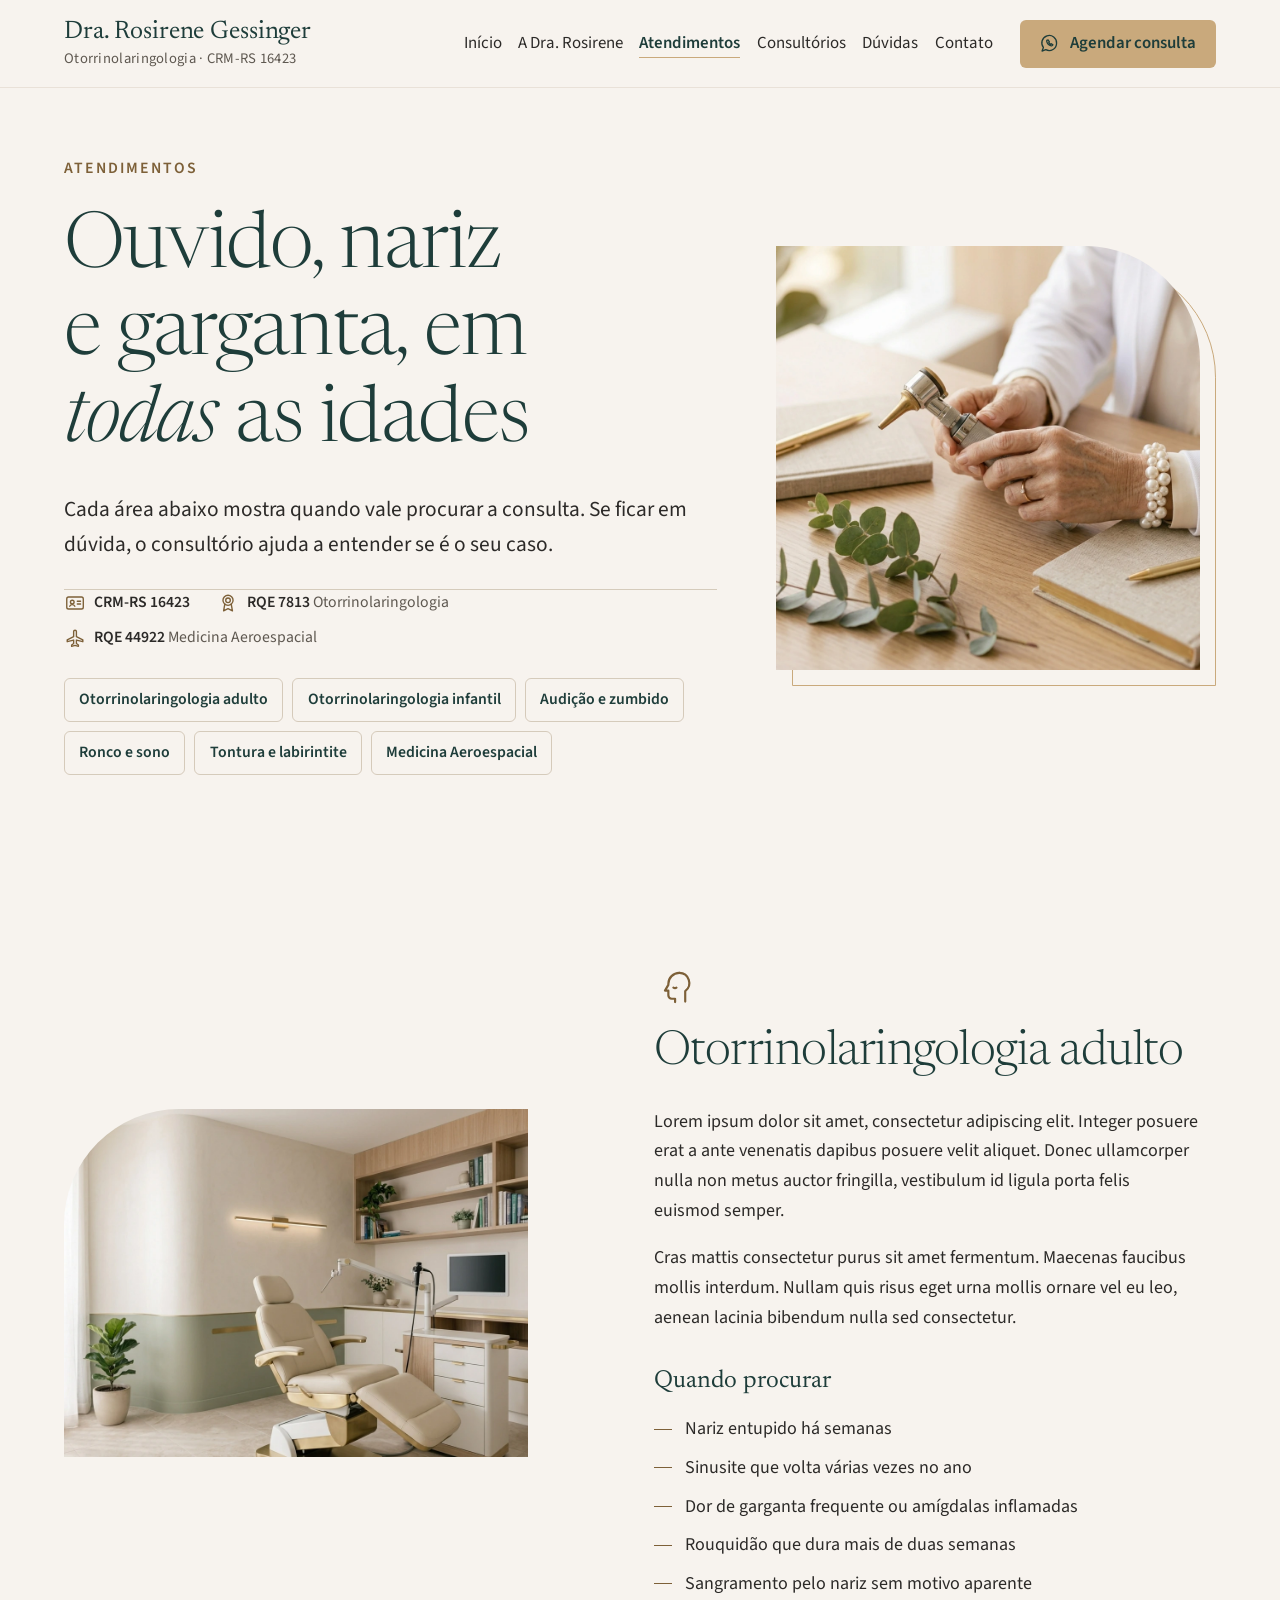
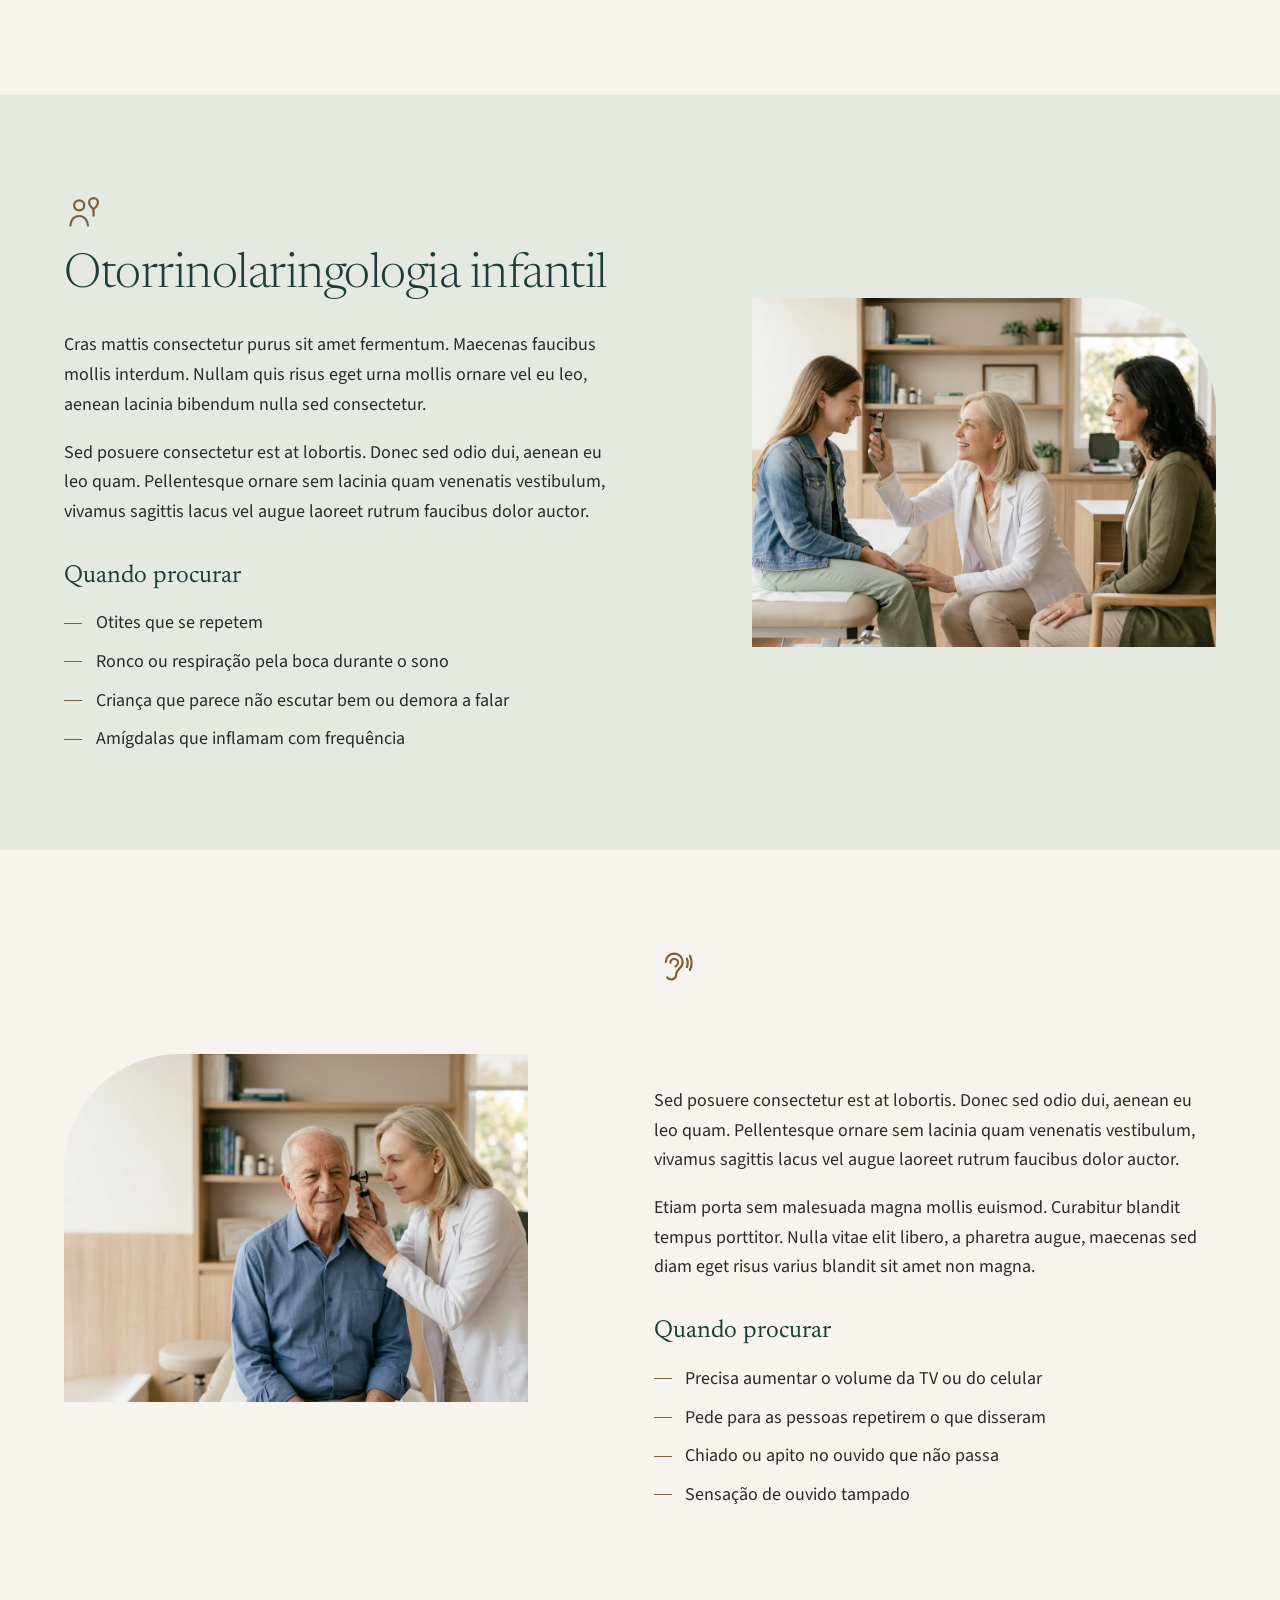
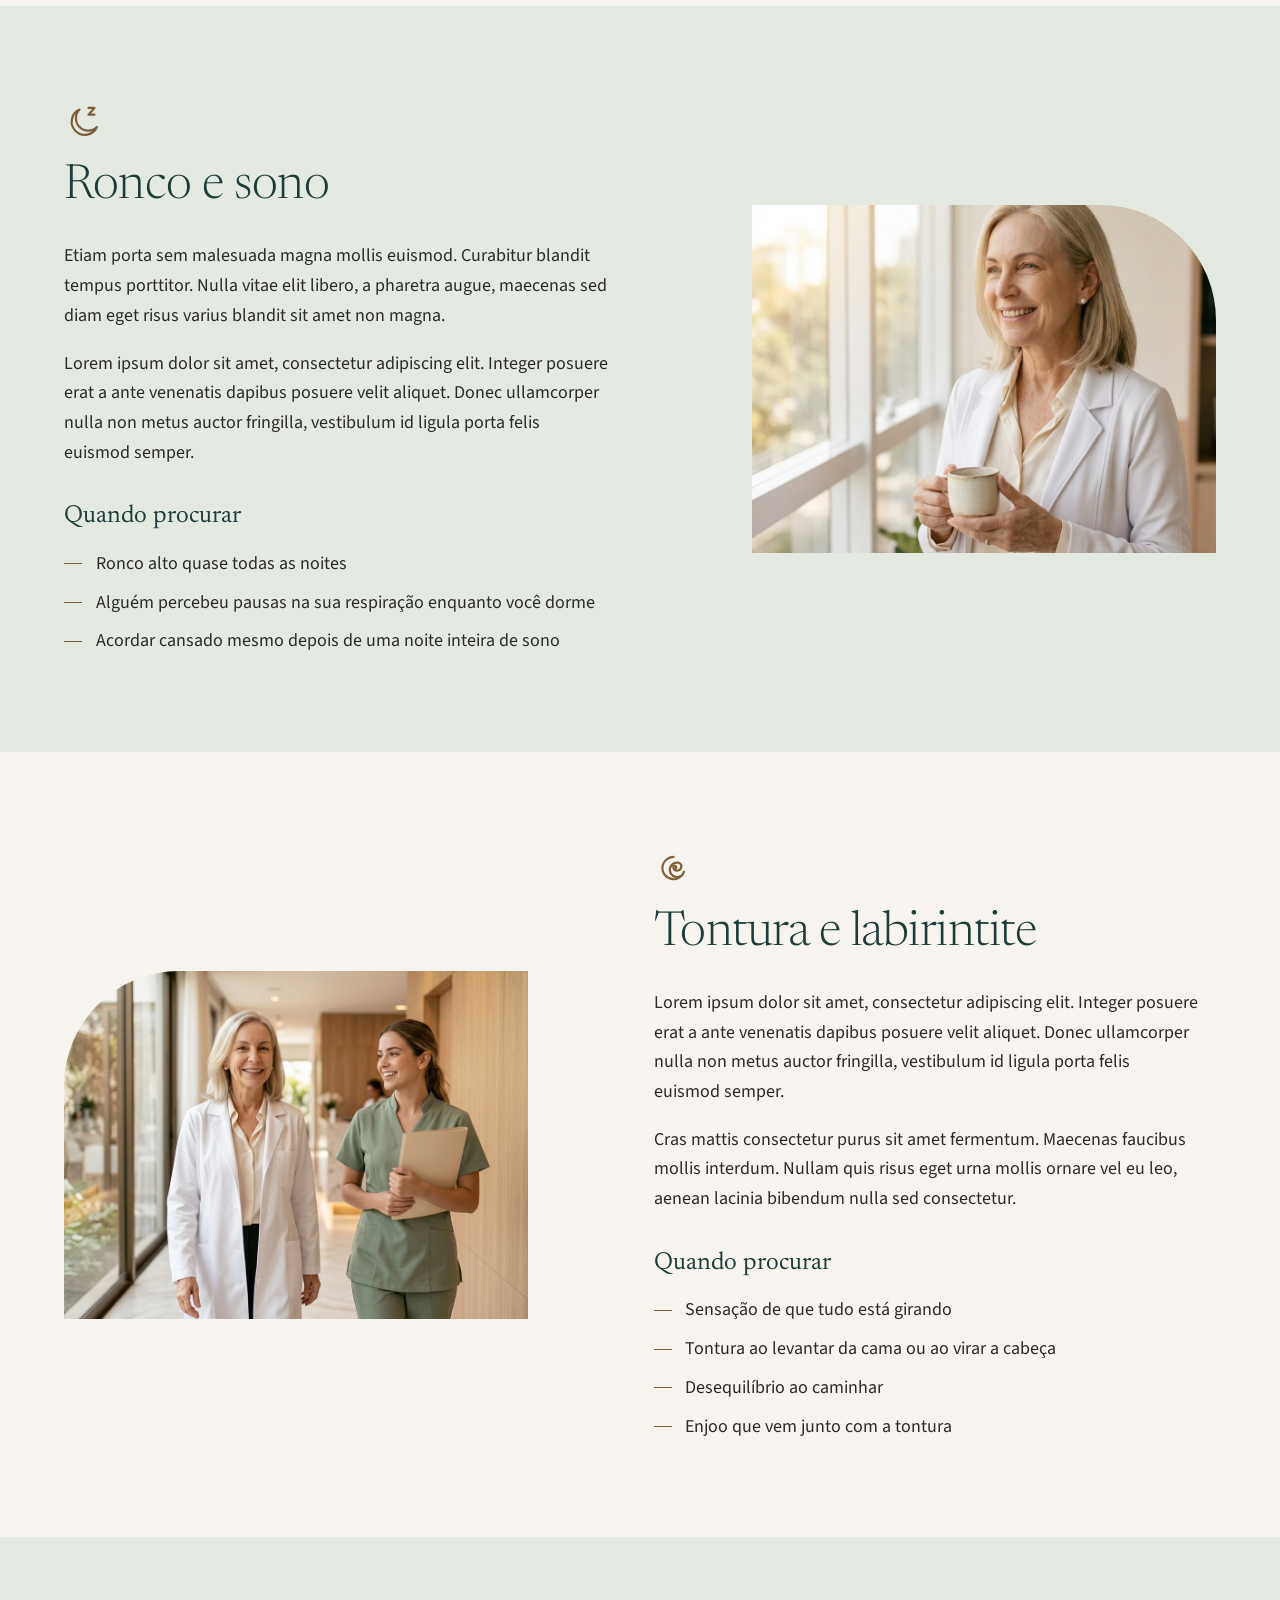
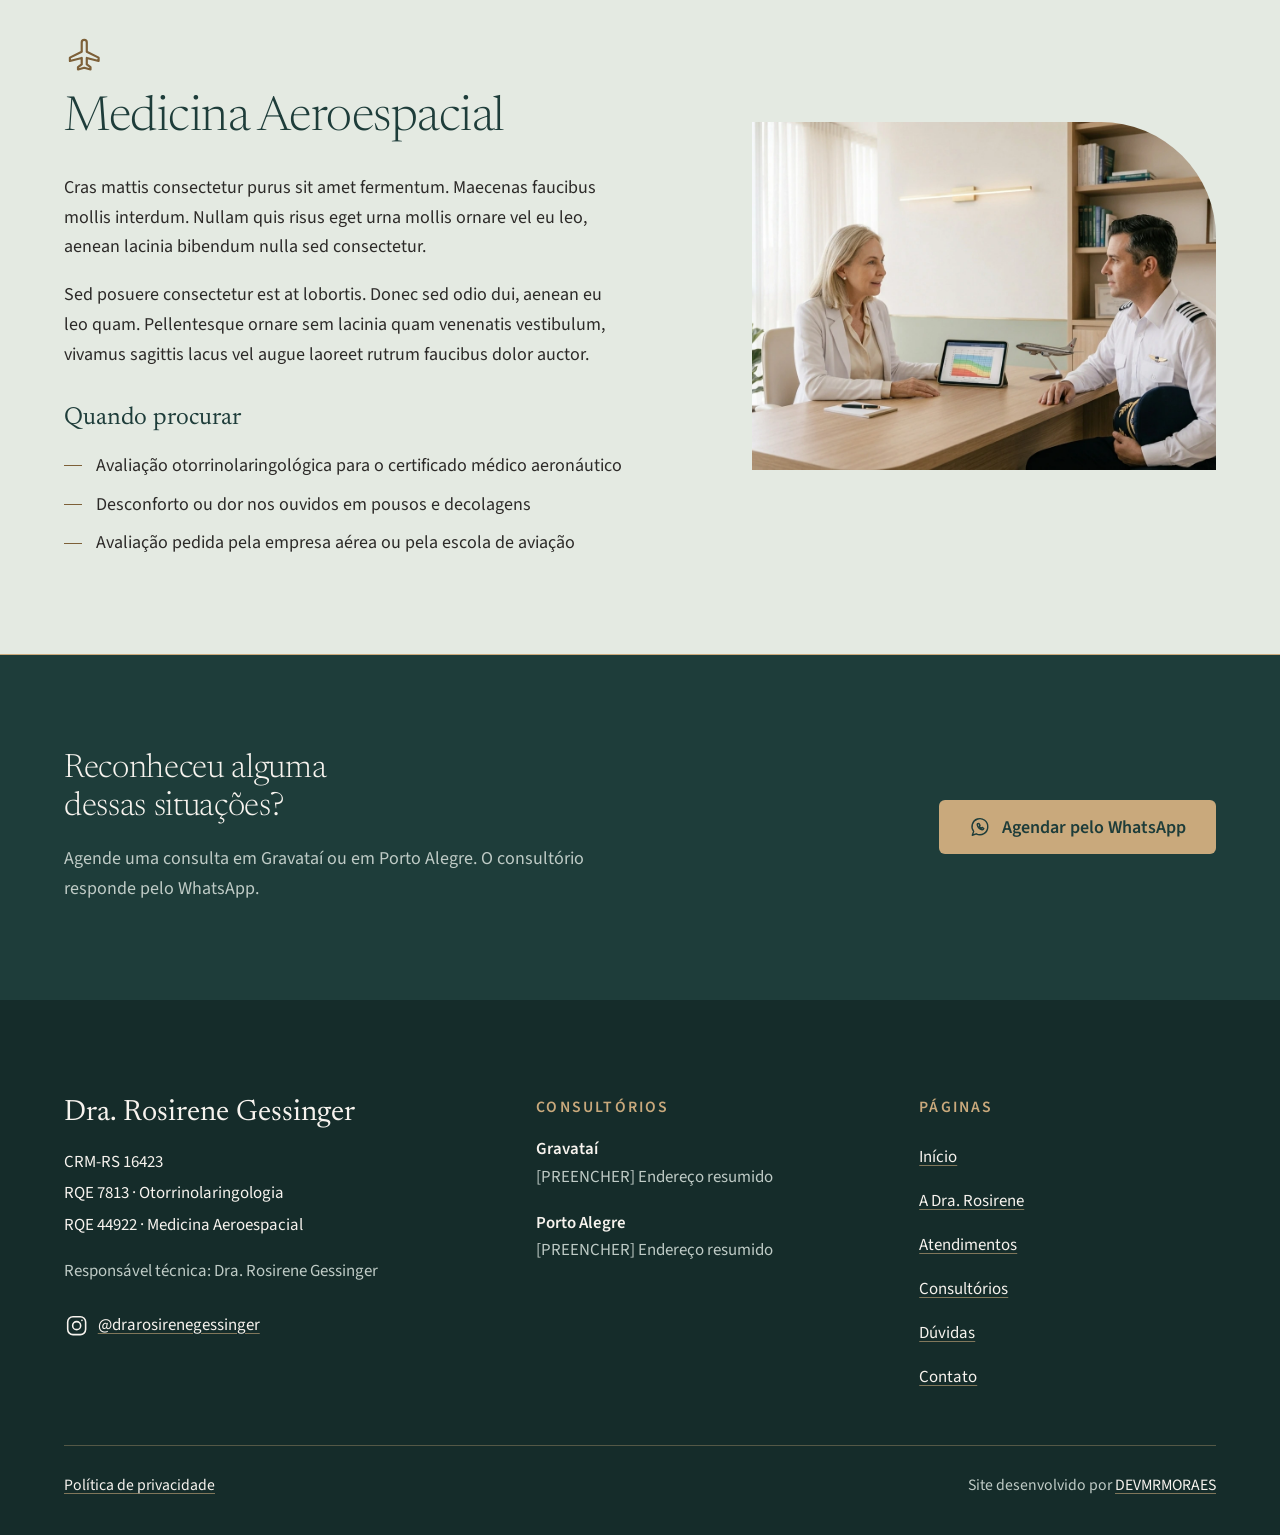
<file: atendimentos.html>
<!doctype html>
<html lang="pt-BR">
<head>
  <meta charset="utf-8">
  <meta name="viewport" content="width=device-width, initial-scale=1">
  <title>Atendimentos em otorrino | Dra. Rosirene Gessinger</title>
  <meta name="description" content="Otorrinolaringologia adulto e infantil, audição e zumbido, ronco e sono, tontura e labirintite e Medicina Aeroespacial, em Gravataí e Porto Alegre.">
  <link rel="canonical" href="https://[PREENCHER-DOMINIO]/atendimentos.html">
  <meta name="theme-color" content="#1E3D3A">

  <meta property="og:type" content="website">
  <meta property="og:locale" content="pt_BR">
  <meta property="og:site_name" content="Dra. Rosirene Gessinger">
  <meta property="og:title" content="Atendimentos em otorrino | Dra. Rosirene Gessinger">
  <meta property="og:description" content="Otorrinolaringologia adulto e infantil, audição e zumbido, ronco e sono, tontura e labirintite e Medicina Aeroespacial, em Gravataí e Porto Alegre.">
  <meta property="og:url" content="https://[PREENCHER-DOMINIO]/atendimentos.html">
  <meta property="og:image" content="https://[PREENCHER-DOMINIO]/assets/img/og-image.jpg">
  <meta property="og:image:width" content="1424">
  <meta property="og:image:height" content="752">
  <meta name="twitter:card" content="summary_large_image">

  <link rel="icon" href="assets/img/favicon.svg" type="image/svg+xml">

  <link rel="preconnect" href="https://fonts.googleapis.com">
  <link rel="preconnect" href="https://fonts.gstatic.com" crossorigin>
  <!-- Fontes sem bloquear a renderização. Newsreader em dois cortes estáticos (~23 KB cada):
       tamanho óptico 72 leve para títulos grandes, 16 regular para títulos pequenos.
       Em uma URL só, o Google entregaria o arquivo variável de 132 KB. -->
  <link rel="stylesheet" href="https://fonts.googleapis.com/css2?family=Newsreader:ital,opsz,wght@0,72,300;1,72,300&family=Source+Sans+3:wght@400;600&display=swap" media="print" onload="this.media='all'">
  <link rel="stylesheet" href="https://fonts.googleapis.com/css2?family=Newsreader:opsz,wght@16,400&display=swap" media="print" onload="this.media='all'">
  <noscript><link rel="stylesheet" href="https://fonts.googleapis.com/css2?family=Newsreader:ital,opsz,wght@0,72,300;1,72,300&family=Source+Sans+3:wght@400;600&display=swap"><link rel="stylesheet" href="https://fonts.googleapis.com/css2?family=Newsreader:opsz,wght@16,400&display=swap"></noscript>

  <link rel="stylesheet" href="assets/css/tokens.css">
  <link rel="stylesheet" href="assets/css/base.css">
  <link rel="stylesheet" href="assets/css/components.css">
  <link rel="stylesheet" href="assets/css/pages.css">

  <script>document.documentElement.classList.add('js');</script>
  <script src="assets/js/main.js" defer></script>
  <script src="assets/js/effects.js" defer></script>
</head>
<body>
  <svg xmlns="http://www.w3.org/2000/svg" hidden>
    <symbol id="i-whatsapp" viewBox="0 0 24 24"><path d="M20 11.6a8.4 8.4 0 0 1-12.3 7.4L3.5 20.5l1.5-4.1A8.4 8.4 0 1 1 20 11.6Z"/><path d="M9.3 8.1c-.4.3-.6.9-.5 1.4.5 2.4 2.7 4.6 5.1 5.1.5.1 1.1-.1 1.4-.5l.5-.6-1.8-1.3-.9.7a3.8 3.8 0 0 1-2-2l.7-.9L10.5 8Z"/></symbol>
    <symbol id="i-arrow" viewBox="0 0 24 24"><path d="M4.5 12h15M13.5 6l6 6-6 6"/></symbol>
    <symbol id="i-arrow-up" viewBox="0 0 24 24"><path d="M12 19.5v-15M6 10.5l6-6 6 6"/></symbol>
    <symbol id="i-menu" viewBox="0 0 24 24"><path d="M3.5 8.5h17M3.5 15.5h17"/></symbol>
    <symbol id="i-close" viewBox="0 0 24 24"><path d="M6 6l12 12M18 6 6 18"/></symbol>
    <symbol id="i-plus" viewBox="0 0 24 24"><path d="M12 5v14M5 12h14"/></symbol>
    <symbol id="i-pin" viewBox="0 0 24 24"><path d="M12 21s-6.5-5.8-6.5-11A6.5 6.5 0 0 1 18.5 10c0 5.2-6.5 11-6.5 11Z"/><circle cx="12" cy="10" r="2.3"/></symbol>
    <symbol id="i-clock" viewBox="0 0 24 24"><circle cx="12" cy="12" r="8.5"/><path d="M12 7.5V12l3 2"/></symbol>
    <symbol id="i-phone" viewBox="0 0 24 24"><path d="M6 3.8h3l1.5 4-2 1.4a11 11 0 0 0 6.3 6.3l1.4-2 4 1.5v3a2 2 0 0 1-2.2 2A16.5 16.5 0 0 1 4 6a2 2 0 0 1 2-2.2Z"/></symbol>
    <symbol id="i-mail" viewBox="0 0 24 24"><rect x="3.5" y="5.5" width="17" height="13" rx="2"/><path d="m4 7 8 6 8-6"/></symbol>
    <symbol id="i-instagram" viewBox="0 0 24 24"><rect x="3.5" y="3.5" width="17" height="17" rx="5"/><circle cx="12" cy="12" r="3.8"/><path d="M17 7h.01"/></symbol>
    <symbol id="i-id" viewBox="0 0 24 24"><rect x="3" y="5.5" width="18" height="13" rx="2"/><circle cx="9" cy="11" r="2"/><path d="M6.2 15.5c.6-1.2 1.6-1.8 2.8-1.8s2.2.6 2.8 1.8M14.5 10h3.5M14.5 13h3.5"/></symbol>
    <symbol id="i-seal" viewBox="0 0 24 24"><circle cx="12" cy="9" r="5.5"/><circle cx="12" cy="9" r="2.5"/><path d="m8.5 13.3-1.3 7.2 4.8-2.4 4.8 2.4-1.3-7.2"/></symbol>
    <symbol id="i-plane" viewBox="0 0 24 24"><path d="M10.5 10.5V5a1.5 1.5 0 0 1 3 0v5.5l7 3.5v2l-7-1.8v3.8l2.2 1.6V21L12 20l-3.7 1v-1.4l2.2-1.6v-3.8l-7 1.8v-2Z"/></symbol>
    <symbol id="i-adult" viewBox="0 0 24 24"><path d="M15 3.5a6.5 6.5 0 0 0-6.5 6.5v.6L6.5 14h2v2.8a2 2 0 0 0 2 2h2v2"/><path d="M15 3.5a6 6 0 0 1 3.5 10.8v6.2"/><path d="M11.5 12.2c.6.4 1.3.4 1.8 0"/></symbol>
    <symbol id="i-child" viewBox="0 0 24 24"><circle cx="9" cy="8.5" r="3"/><path d="M3.8 20.5c0-3.2 2.3-5.7 5.2-5.7s5.2 2.5 5.2 5.7"/><path d="M17.5 4.2a2.6 2.6 0 0 1 2.6 2.6c0 1.9-2.6 3.9-2.6 3.9s-2.6-2-2.6-3.9a2.6 2.6 0 0 1 2.6-2.6Z"/><path d="M17.5 10.7c-.4 1.4.4 2.6 0 4"/></symbol>
    <symbol id="i-ear" viewBox="0 0 24 24"><path d="M7 9.5a5 5 0 0 1 10 0c0 2.6-1.7 3.7-2.7 4.7-.8.8-1.1 1.6-1.1 2.6a3 3 0 0 1-5.4 1.8"/><path d="M9.7 10a2.3 2.3 0 0 1 4.6 0c0 1.1-.9 1.6-1.6 2.1"/><path d="M19.5 7.5a7 7 0 0 1 0 5M21.3 5.8a10 10 0 0 1 0 8.4"/></symbol>
    <symbol id="i-moon" viewBox="0 0 24 24"><path d="M19.5 14.8A7.8 7.8 0 1 1 9.2 4.5a6.3 6.3 0 0 0 10.3 10.3Z"/><path d="M14.5 3.5h3.5l-3.5 4h3.5"/></symbol>
    <symbol id="i-spiral" viewBox="0 0 24 24"><path d="M12.6 12.3a.9.9 0 1 0-1.2-1 2.4 2.4 0 1 0 3.1-2.6 4.3 4.3 0 1 0 3.3 5.4 6.6 6.6 0 1 1-6.2-8.8"/></symbol>
    <symbol id="i-check" viewBox="0 0 24 24"><path d="m5 12.5 4.5 4.5L19 7.5"/></symbol>
  </svg>

  <a class="skip-link" href="#conteudo">Pular para o conteúdo</a>

  <!-- [PREENCHER] Número do WhatsApp: troque "55DDDNUMERO" em todos os links (DDI 55 + DDD + número, só algarismos). -->
  <header class="site-header" data-header>
    <div class="container site-header__inner">
      <a class="brand" href="index.html">
        <span class="brand__name">Dra. Rosirene Gessinger</span>
        <span class="brand__meta"><span>Otorrinolaringologia</span><span class="brand__sep"> · </span><span>CRM-RS 16423</span></span>
      </a>

      <nav class="site-nav" aria-label="Principal">
        <ul class="site-nav__list">
          <li><a class="site-nav__link" href="index.html">Início</a></li>
          <li><a class="site-nav__link" href="sobre.html">A Dra. Rosirene</a></li>
          <li><a class="site-nav__link" href="atendimentos.html" aria-current="page">Atendimentos</a></li>
          <li><a class="site-nav__link" href="index.html#consultorios">Consultórios</a></li>
          <li><a class="site-nav__link" href="index.html#duvidas">Dúvidas</a></li>
          <li><a class="site-nav__link" href="index.html#contato">Contato</a></li>
        </ul>
      </nav>

      <a class="btn btn--primary btn--sm site-header__cta" href="https://wa.me/55DDDNUMERO?text=Ol%C3%A1!%20Vim%20pelo%20site%20da%20Dra.%20Rosirene%20e%20gostaria%20de%20agendar%20uma%20consulta." target="_blank" rel="noopener">
        <svg class="icon" aria-hidden="true"><use href="#i-whatsapp"/></svg>
        Agendar consulta
        <span class="visually-hidden">(abre o WhatsApp)</span>
      </a>

      <button class="menu-toggle" type="button" aria-expanded="false" aria-controls="menu-mobile" data-menu-open>
        <svg class="icon" aria-hidden="true"><use href="#i-menu"/></svg>
        <span class="menu-toggle__label">Menu</span>
      </button>
    </div>
  </header>

  <div class="mobile-menu" id="menu-mobile" role="dialog" aria-modal="true" aria-label="Menu" data-menu hidden>
    <div class="mobile-menu__overlay" data-menu-close></div>
    <div class="mobile-menu__panel glass">
      <button class="mobile-menu__close" type="button" data-menu-close>
        <svg class="icon" aria-hidden="true"><use href="#i-close"/></svg>
        <span>Fechar</span>
      </button>
      <nav aria-label="Principal no celular">
        <ul class="mobile-menu__list">
          <li><a href="index.html">Início</a></li>
          <li><a href="sobre.html">A Dra. Rosirene</a></li>
          <li><a href="atendimentos.html" aria-current="page">Atendimentos</a></li>
          <li><a href="index.html#consultorios">Consultórios</a></li>
          <li><a href="index.html#duvidas">Dúvidas</a></li>
          <li><a href="index.html#contato">Contato</a></li>
        </ul>
      </nav>
      <a class="btn btn--primary mobile-menu__cta" href="https://wa.me/55DDDNUMERO?text=Ol%C3%A1!%20Vim%20pelo%20site%20da%20Dra.%20Rosirene%20e%20gostaria%20de%20agendar%20uma%20consulta." target="_blank" rel="noopener">
        <svg class="icon" aria-hidden="true"><use href="#i-whatsapp"/></svg>
        Agendar consulta
        <span class="visually-hidden">(abre o WhatsApp)</span>
      </a>
      <ul class="mobile-menu__creds">
        <li>CRM-RS 16423</li>
        <li>RQE 7813 · Otorrinolaringologia</li>
        <li>RQE 44922 · Medicina Aeroespacial</li>
      </ul>
    </div>
  </div>

  <main id="conteudo">
    <section class="page-hero" data-hero aria-labelledby="page-titulo">
      <div class="container page-hero__grid">
        <div class="page-hero__text">
          <p class="eyebrow">Atendimentos</p>
          <h1 id="page-titulo">Ouvido, nariz e garganta, em <em>todas</em> as idades</h1>
          <p class="lead">Cada área abaixo mostra quando vale procurar a consulta. Se ficar em dúvida, o consultório ajuda a entender se é o seu caso.</p>
          <ul class="credentials" aria-label="Registros profissionais">
            <li><svg class="icon" aria-hidden="true"><use href="#i-id"/></svg><span><strong>CRM-RS 16423</strong></span></li>
            <li><svg class="icon" aria-hidden="true"><use href="#i-seal"/></svg><span><strong>RQE 7813</strong> Otorrinolaringologia</span></li>
            <li><svg class="icon" aria-hidden="true"><use href="#i-plane"/></svg><span><strong>RQE 44922</strong> Medicina Aeroespacial</span></li>
          </ul>
          <nav class="area-index" aria-label="Áreas de atendimento">
            <ul>
              <li><a href="#adulto">Otorrinolaringologia adulto</a></li>
              <li><a href="#infantil">Otorrinolaringologia infantil</a></li>
              <li><a href="#audicao">Audição e zumbido</a></li>
              <li><a href="#ronco">Ronco e sono</a></li>
              <li><a href="#tontura">Tontura e labirintite</a></li>
              <li><a href="#aeroespacial">Medicina Aeroespacial</a></li>
            </ul>
          </nav>
        </div>
        <div class="page-hero__visual">
          <!-- instagram-2.webp / .jpg · 1024×1024 -->
          <figure class="page-hero__photo page-hero__photo--square media">
            <picture>
              <source srcset="assets/img/instagram-2.webp" type="image/webp">
              <img src="assets/img/instagram-2.jpg" alt="Mãos da Dra. Rosirene segurando um otoscópio sobre a mesa, ao lado de ramos de eucalipto" width="1024" height="1024" fetchpriority="high" decoding="async">
            </picture>
          </figure>
        </div>
      </div>
    </section>

    <section class="area" id="adulto" aria-labelledby="adulto-titulo">
      <div class="container area__grid">
        <!-- consultorio-sala.webp / .jpg · 1312×816 -->
        <figure class="area__photo media reveal">
            <picture>
              <source srcset="assets/img/consultorio-sala.webp" type="image/webp">
              <img src="assets/img/consultorio-sala.jpg" alt="Sala de exames com cadeira reclinável, monitor e estante de madeira clara" width="1312" height="816" loading="lazy" decoding="async">
            </picture>
        </figure>
        <div class="area__text">
          <svg class="icon area__icon" aria-hidden="true"><use href="#i-adult"/></svg>
          <h2 id="adulto-titulo" class="reveal">Otorrinolaringologia adulto</h2>
          <p>Lorem ipsum dolor sit amet, consectetur adipiscing elit. Integer posuere erat a ante venenatis dapibus posuere velit aliquet. Donec ullamcorper nulla non metus auctor fringilla, vestibulum id ligula porta felis euismod semper.</p>
          <p>Cras mattis consectetur purus sit amet fermentum. Maecenas faucibus mollis interdum. Nullam quis risus eget urna mollis ornare vel eu leo, aenean lacinia bibendum nulla sed consectetur.</p>
          <h3 class="area__when">Quando procurar</h3>
          <ul class="checklist">
            <li>Nariz entupido há semanas</li>
            <li>Sinusite que volta várias vezes no ano</li>
            <li>Dor de garganta frequente ou amígdalas inflamadas</li>
            <li>Rouquidão que dura mais de duas semanas</li>
            <li>Sangramento pelo nariz sem motivo aparente</li>
          </ul>
        </div>
      </div>
    </section>

    <section class="area area--reverse area--sage" id="infantil" aria-labelledby="infantil-titulo">
      <div class="container area__grid">
        <!-- consulta-crianca.webp / .jpg · 1312×816 -->
        <figure class="area__photo media reveal">
            <picture>
              <source srcset="assets/img/consulta-crianca.webp" type="image/webp">
              <img src="assets/img/consulta-crianca.jpg" alt="Dra. Rosirene examina com o otoscópio uma menina sentada na maca, com a mãe ao lado" width="1312" height="816" loading="lazy" decoding="async">
            </picture>
        </figure>
        <div class="area__text">
          <svg class="icon area__icon" aria-hidden="true"><use href="#i-child"/></svg>
          <h2 id="infantil-titulo" class="reveal">Otorrinolaringologia infantil</h2>
          <p>Cras mattis consectetur purus sit amet fermentum. Maecenas faucibus mollis interdum. Nullam quis risus eget urna mollis ornare vel eu leo, aenean lacinia bibendum nulla sed consectetur.</p>
          <p>Sed posuere consectetur est at lobortis. Donec sed odio dui, aenean eu leo quam. Pellentesque ornare sem lacinia quam venenatis vestibulum, vivamus sagittis lacus vel augue laoreet rutrum faucibus dolor auctor.</p>
          <h3 class="area__when">Quando procurar</h3>
          <ul class="checklist">
            <li>Otites que se repetem</li>
            <li>Ronco ou respiração pela boca durante o sono</li>
            <li>Criança que parece não escutar bem ou demora a falar</li>
            <li>Amígdalas que inflamam com frequência</li>
          </ul>
        </div>
      </div>
    </section>

    <section class="area" id="audicao" aria-labelledby="audicao-titulo">
      <div class="container area__grid">
        <!-- consulta-atendimento.webp / .jpg · 1312×816 -->
        <figure class="area__photo media reveal">
            <picture>
              <source srcset="assets/img/consulta-atendimento.webp" type="image/webp">
              <img src="assets/img/consulta-atendimento.jpg" alt="Dra. Rosirene examina com o otoscópio o ouvido de um senhor sentado" width="1312" height="816" loading="lazy" decoding="async">
            </picture>
        </figure>
        <div class="area__text">
          <svg class="icon area__icon" aria-hidden="true"><use href="#i-ear"/></svg>
          <h2 id="audicao-titulo" class="reveal">Audição e zumbido</h2>
          <p>Sed posuere consectetur est at lobortis. Donec sed odio dui, aenean eu leo quam. Pellentesque ornare sem lacinia quam venenatis vestibulum, vivamus sagittis lacus vel augue laoreet rutrum faucibus dolor auctor.</p>
          <p>Etiam porta sem malesuada magna mollis euismod. Curabitur blandit tempus porttitor. Nulla vitae elit libero, a pharetra augue, maecenas sed diam eget risus varius blandit sit amet non magna.</p>
          <h3 class="area__when">Quando procurar</h3>
          <ul class="checklist">
            <li>Precisa aumentar o volume da TV ou do celular</li>
            <li>Pede para as pessoas repetirem o que disseram</li>
            <li>Chiado ou apito no ouvido que não passa</li>
            <li>Sensação de ouvido tampado</li>
          </ul>
        </div>
      </div>
    </section>

    <section class="area area--reverse area--sage" id="ronco" aria-labelledby="ronco-titulo">
      <div class="container area__grid">
        <!-- instagram-1.webp / .jpg · 1024×1024 -->
        <figure class="area__photo media reveal">
            <picture>
              <source srcset="assets/img/instagram-1.webp" type="image/webp">
              <img src="assets/img/instagram-1.jpg" alt="Dra. Rosirene segurando uma xícara, perto da janela, com luz da manhã" width="1024" height="1024" loading="lazy" decoding="async">
            </picture>
        </figure>
        <div class="area__text">
          <svg class="icon area__icon" aria-hidden="true"><use href="#i-moon"/></svg>
          <h2 id="ronco-titulo" class="reveal">Ronco e sono</h2>
          <p>Etiam porta sem malesuada magna mollis euismod. Curabitur blandit tempus porttitor. Nulla vitae elit libero, a pharetra augue, maecenas sed diam eget risus varius blandit sit amet non magna.</p>
          <p>Lorem ipsum dolor sit amet, consectetur adipiscing elit. Integer posuere erat a ante venenatis dapibus posuere velit aliquet. Donec ullamcorper nulla non metus auctor fringilla, vestibulum id ligula porta felis euismod semper.</p>
          <h3 class="area__when">Quando procurar</h3>
          <ul class="checklist">
            <li>Ronco alto quase todas as noites</li>
            <li>Alguém percebeu pausas na sua respiração enquanto você dorme</li>
            <li>Acordar cansado mesmo depois de uma noite inteira de sono</li>
          </ul>
        </div>
      </div>
    </section>

    <section class="area" id="tontura" aria-labelledby="tontura-titulo">
      <div class="container area__grid">
        <!-- instagram-4.webp / .jpg · 1024×1024 -->
        <figure class="area__photo media reveal">
            <picture>
              <source srcset="assets/img/instagram-4.webp" type="image/webp">
              <img src="assets/img/instagram-4.jpg" alt="Dra. Rosirene caminhando no corredor da clínica com uma colega da equipe" width="1024" height="1024" loading="lazy" decoding="async">
            </picture>
        </figure>
        <div class="area__text">
          <svg class="icon area__icon" aria-hidden="true"><use href="#i-spiral"/></svg>
          <h2 id="tontura-titulo" class="reveal">Tontura e labirintite</h2>
          <p>Lorem ipsum dolor sit amet, consectetur adipiscing elit. Integer posuere erat a ante venenatis dapibus posuere velit aliquet. Donec ullamcorper nulla non metus auctor fringilla, vestibulum id ligula porta felis euismod semper.</p>
          <p>Cras mattis consectetur purus sit amet fermentum. Maecenas faucibus mollis interdum. Nullam quis risus eget urna mollis ornare vel eu leo, aenean lacinia bibendum nulla sed consectetur.</p>
          <h3 class="area__when">Quando procurar</h3>
          <ul class="checklist">
            <li>Sensação de que tudo está girando</li>
            <li>Tontura ao levantar da cama ou ao virar a cabeça</li>
            <li>Desequilíbrio ao caminhar</li>
            <li>Enjoo que vem junto com a tontura</li>
          </ul>
        </div>
      </div>
    </section>

    <section class="area area--reverse area--sage" id="aeroespacial" aria-labelledby="aeroespacial-titulo">
      <div class="container area__grid">
        <!-- aeroespacial.webp / .jpg · 1312×816 -->
        <figure class="area__photo media reveal">
            <picture>
              <source srcset="assets/img/aeroespacial.webp" type="image/webp">
              <img src="assets/img/aeroespacial.jpg" alt="Dra. Rosirene conversa com um piloto de uniforme à mesa do consultório, com um audiograma na tela do tablet" width="1312" height="816" loading="lazy" decoding="async">
            </picture>
        </figure>
        <div class="area__text">
          <svg class="icon area__icon" aria-hidden="true"><use href="#i-plane"/></svg>
          <h2 id="aeroespacial-titulo" class="reveal">Medicina Aeroespacial</h2>
          <p>Cras mattis consectetur purus sit amet fermentum. Maecenas faucibus mollis interdum. Nullam quis risus eget urna mollis ornare vel eu leo, aenean lacinia bibendum nulla sed consectetur.</p>
          <p>Sed posuere consectetur est at lobortis. Donec sed odio dui, aenean eu leo quam. Pellentesque ornare sem lacinia quam venenatis vestibulum, vivamus sagittis lacus vel augue laoreet rutrum faucibus dolor auctor.</p>
          <!-- [CONFIRMAR] se a avaliação vale para o certificado médico aeronáutico -->
          <h3 class="area__when">Quando procurar</h3>
          <ul class="checklist">
            <li>Avaliação otorrinolaringológica para o certificado médico aeronáutico</li>
            <li>Desconforto ou dor nos ouvidos em pousos e decolagens</li>
            <li>Avaliação pedida pela empresa aérea ou pela escola de aviação</li>
          </ul>
        </div>
      </div>
    </section>

    <section class="cta-final on-dark" aria-labelledby="cta-titulo">
      <div class="container cta-final__inner">
        <div class="cta-final__text">
          <h2 id="cta-titulo" class="reveal">Reconheceu alguma dessas situações?</h2>
          <p class="muted">Agende uma consulta em Gravataí ou em Porto Alegre. O consultório responde pelo WhatsApp.</p>
        </div>
        <div class="cta-final__actions">
          <a class="btn btn--primary btn--lg" href="https://wa.me/55DDDNUMERO?text=Ol%C3%A1!%20Vi%20os%20atendimentos%20no%20site%20da%20Dra.%20Rosirene%20e%20gostaria%20de%20agendar%20uma%20consulta." target="_blank" rel="noopener">
            <svg class="icon" aria-hidden="true"><use href="#i-whatsapp"/></svg>
            Agendar pelo WhatsApp
            <span class="visually-hidden">(abre o WhatsApp)</span>
          </a>
        </div>
      </div>
    </section>
  </main>

  <footer class="site-footer on-dark">
    <div class="container site-footer__grid">
      <div class="site-footer__id">
        <p class="site-footer__name">Dra. Rosirene Gessinger</p>
        <ul class="site-footer__creds">
          <li>CRM-RS 16423</li>
          <li>RQE 7813 · Otorrinolaringologia</li>
          <li>RQE 44922 · Medicina Aeroespacial</li>
        </ul>
        <p class="site-footer__tech">Responsável técnica: Dra. Rosirene Gessinger</p>
        <a class="site-footer__insta" href="https://www.instagram.com/drarosirenegessinger/" target="_blank" rel="noopener">
          <svg class="icon" aria-hidden="true"><use href="#i-instagram"/></svg>
          @drarosirenegessinger
          <span class="visually-hidden">(abre o Instagram)</span>
        </a>
      </div>
      <div class="site-footer__places">
        <h2 class="eyebrow site-footer__title">Consultórios</h2>
        <p><strong>Gravataí</strong><br>[PREENCHER] Endereço resumido</p>
        <p><strong>Porto Alegre</strong><br>[PREENCHER] Endereço resumido</p>
      </div>
      <nav class="site-footer__nav" aria-label="Rodapé">
        <h2 class="eyebrow site-footer__title">Páginas</h2>
        <ul>
          <li><a href="index.html">Início</a></li>
          <li><a href="sobre.html">A Dra. Rosirene</a></li>
          <li><a href="atendimentos.html">Atendimentos</a></li>
          <li><a href="index.html#consultorios">Consultórios</a></li>
          <li><a href="index.html#duvidas">Dúvidas</a></li>
          <li><a href="index.html#contato">Contato</a></li>
        </ul>
      </nav>
    </div>
    <div class="container site-footer__bottom">
      <a href="politica-de-privacidade.html">Política de privacidade</a>
      <p>Site desenvolvido por <a href="https://www.devmrmoraes.com.br" target="_blank" rel="noopener">DEVMRMORAES</a></p>
    </div>
  </footer>

  <a class="whats-float" href="https://wa.me/55DDDNUMERO?text=Ol%C3%A1!%20Vim%20pelo%20site%20da%20Dra.%20Rosirene%20e%20gostaria%20de%20agendar%20uma%20consulta." target="_blank" rel="noopener" data-whats-float>
    <svg class="icon" aria-hidden="true"><use href="#i-whatsapp"/></svg>
    <span class="whats-float__label">Agendar</span>
    <span class="visually-hidden">consulta pelo WhatsApp</span>
  </a>
  <button class="to-top" type="button" data-to-top>
    <svg class="icon" aria-hidden="true"><use href="#i-arrow-up"/></svg>
    <span class="visually-hidden">Voltar ao topo</span>
  </button>
</body>
</html>
</file>
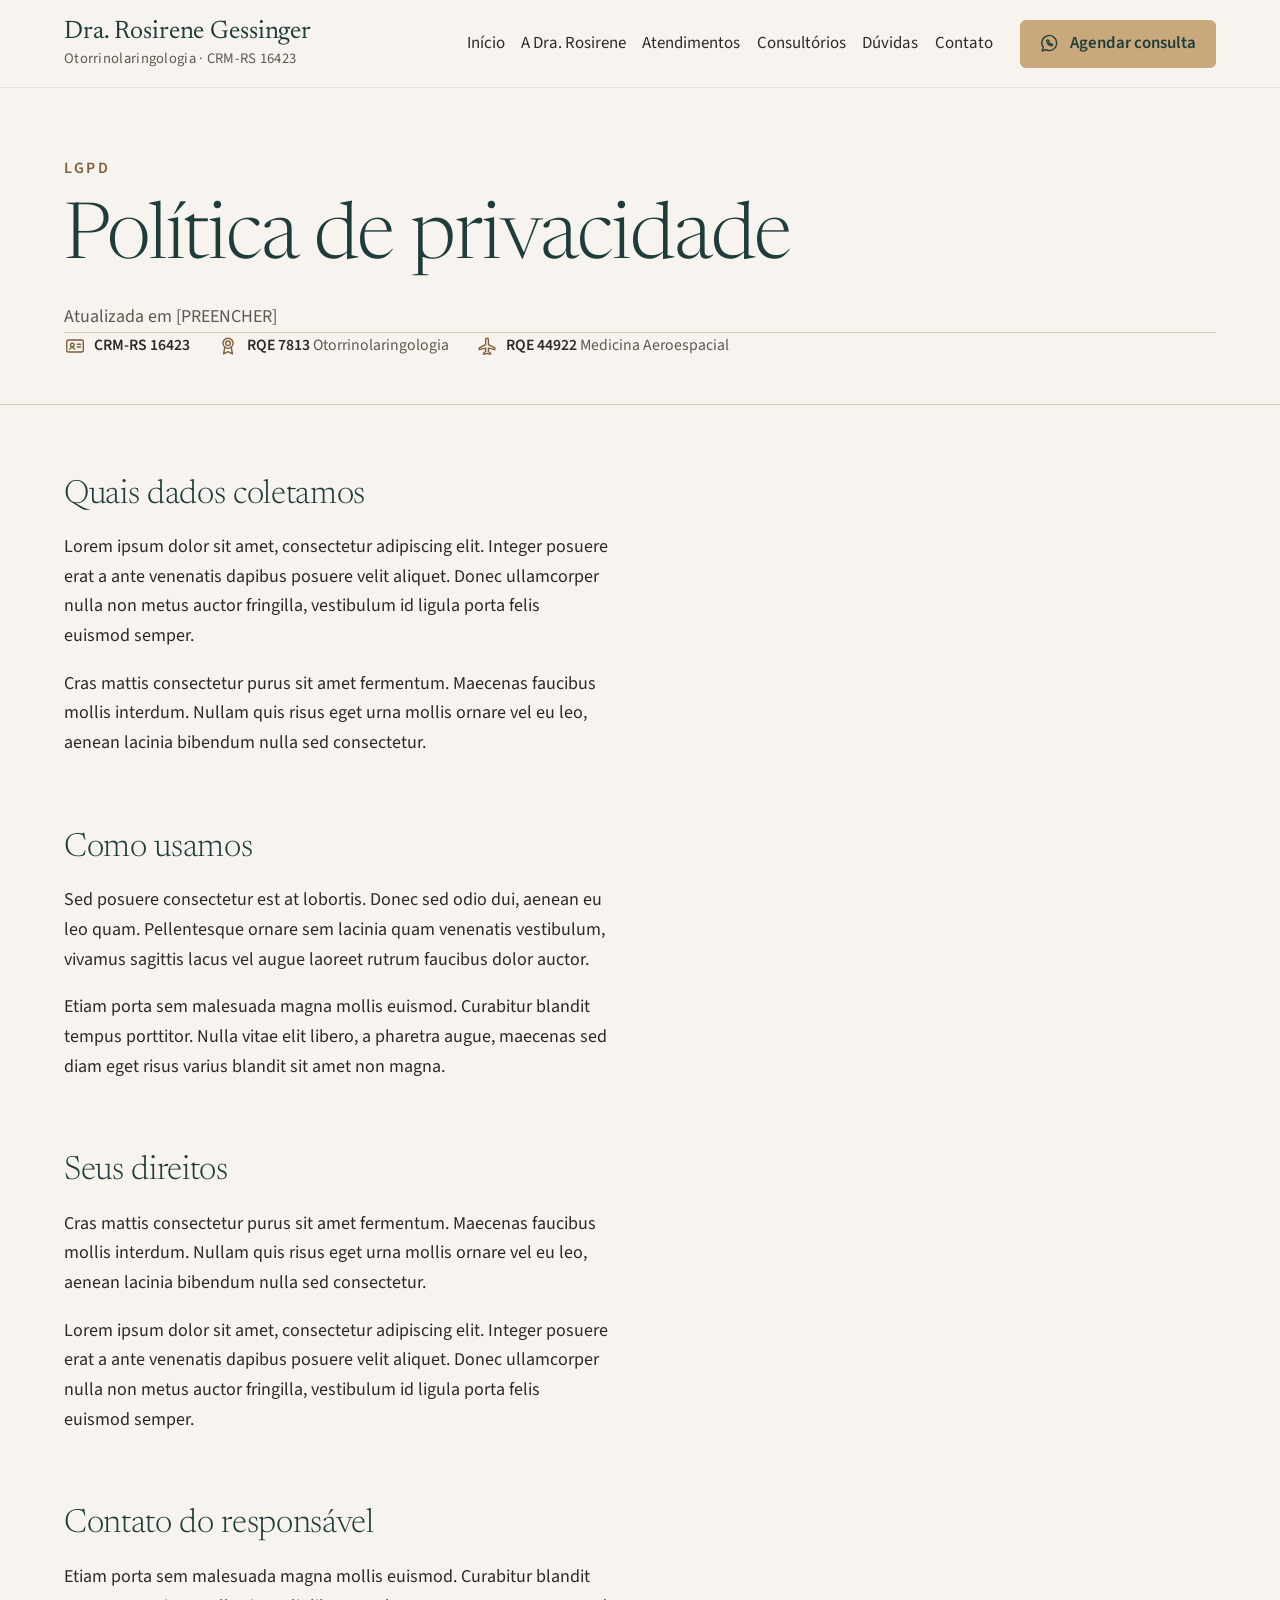
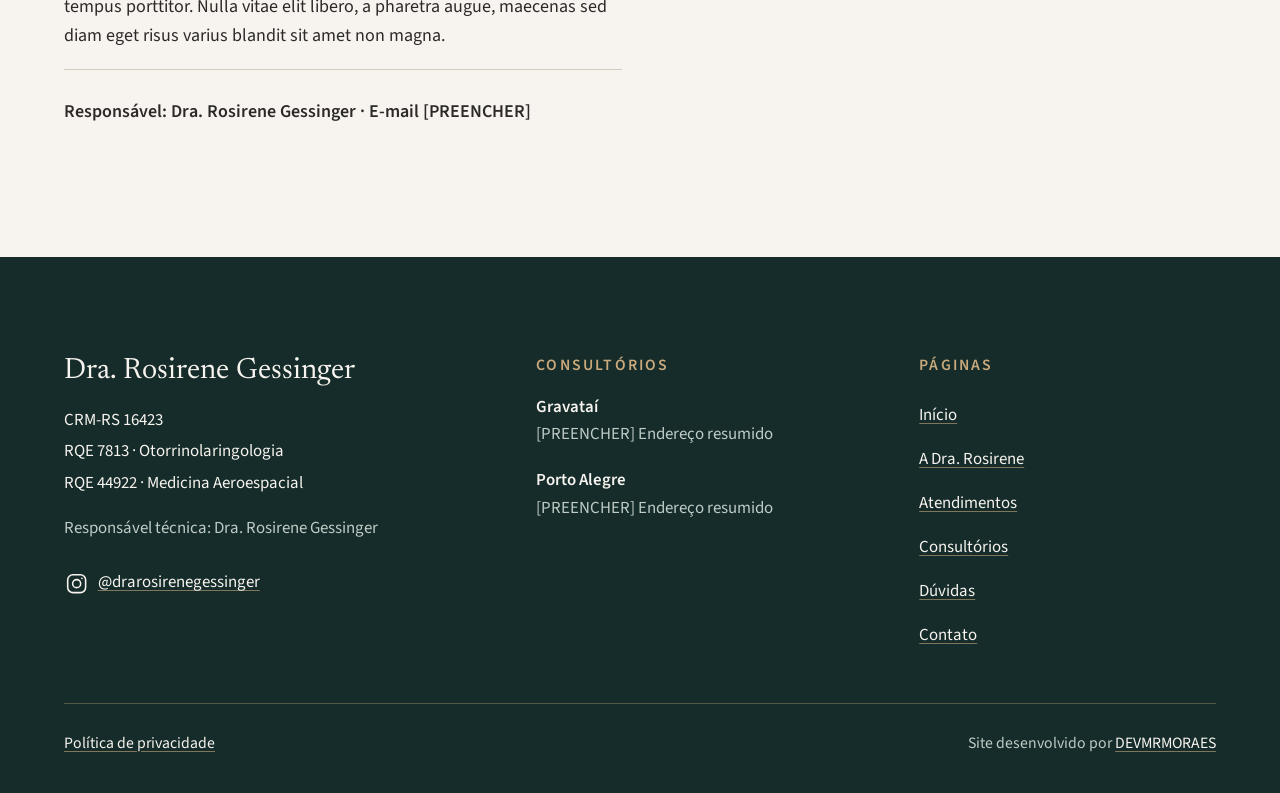
<file: politica-de-privacidade.html>
<!doctype html>
<html lang="pt-BR">
<head>
  <meta charset="utf-8">
  <meta name="viewport" content="width=device-width, initial-scale=1">
  <title>Política de privacidade | Dra. Rosirene Gessinger</title>
  <meta name="description" content="Como o site da Dra. Rosirene Gessinger trata os dados enviados pelo formulário de contato e pelo WhatsApp, de acordo com a Lei Geral de Proteção de Dados.">
  <link rel="canonical" href="https://[PREENCHER-DOMINIO]/politica-de-privacidade.html">
  <meta name="theme-color" content="#1E3D3A">

  <meta property="og:type" content="website">
  <meta property="og:locale" content="pt_BR">
  <meta property="og:site_name" content="Dra. Rosirene Gessinger">
  <meta property="og:title" content="Política de privacidade | Dra. Rosirene Gessinger">
  <meta property="og:description" content="Como o site da Dra. Rosirene Gessinger trata os dados enviados pelo formulário de contato e pelo WhatsApp, de acordo com a Lei Geral de Proteção de Dados.">
  <meta property="og:url" content="https://[PREENCHER-DOMINIO]/politica-de-privacidade.html">
  <meta property="og:image" content="https://[PREENCHER-DOMINIO]/assets/img/og-image.jpg">
  <meta property="og:image:width" content="1424">
  <meta property="og:image:height" content="752">
  <meta name="twitter:card" content="summary_large_image">

  <link rel="icon" href="assets/img/favicon.svg" type="image/svg+xml">

  <link rel="preconnect" href="https://fonts.googleapis.com">
  <link rel="preconnect" href="https://fonts.gstatic.com" crossorigin>
  <!-- Fontes sem bloquear a renderização. Newsreader em dois cortes estáticos (~23 KB cada):
       tamanho óptico 72 leve para títulos grandes, 16 regular para títulos pequenos.
       Em uma URL só, o Google entregaria o arquivo variável de 132 KB. -->
  <link rel="stylesheet" href="https://fonts.googleapis.com/css2?family=Newsreader:ital,opsz,wght@0,72,300;1,72,300&family=Source+Sans+3:wght@400;600&display=swap" media="print" onload="this.media='all'">
  <link rel="stylesheet" href="https://fonts.googleapis.com/css2?family=Newsreader:opsz,wght@16,400&display=swap" media="print" onload="this.media='all'">
  <noscript><link rel="stylesheet" href="https://fonts.googleapis.com/css2?family=Newsreader:ital,opsz,wght@0,72,300;1,72,300&family=Source+Sans+3:wght@400;600&display=swap"><link rel="stylesheet" href="https://fonts.googleapis.com/css2?family=Newsreader:opsz,wght@16,400&display=swap"></noscript>

  <link rel="stylesheet" href="assets/css/tokens.css">
  <link rel="stylesheet" href="assets/css/base.css">
  <link rel="stylesheet" href="assets/css/components.css">
  <link rel="stylesheet" href="assets/css/pages.css">

  <script>document.documentElement.classList.add('js');</script>
  <script src="assets/js/main.js" defer></script>
  <script src="assets/js/effects.js" defer></script>
</head>
<body>
  <svg xmlns="http://www.w3.org/2000/svg" hidden>
    <symbol id="i-whatsapp" viewBox="0 0 24 24"><path d="M20 11.6a8.4 8.4 0 0 1-12.3 7.4L3.5 20.5l1.5-4.1A8.4 8.4 0 1 1 20 11.6Z"/><path d="M9.3 8.1c-.4.3-.6.9-.5 1.4.5 2.4 2.7 4.6 5.1 5.1.5.1 1.1-.1 1.4-.5l.5-.6-1.8-1.3-.9.7a3.8 3.8 0 0 1-2-2l.7-.9L10.5 8Z"/></symbol>
    <symbol id="i-arrow" viewBox="0 0 24 24"><path d="M4.5 12h15M13.5 6l6 6-6 6"/></symbol>
    <symbol id="i-arrow-up" viewBox="0 0 24 24"><path d="M12 19.5v-15M6 10.5l6-6 6 6"/></symbol>
    <symbol id="i-menu" viewBox="0 0 24 24"><path d="M3.5 8.5h17M3.5 15.5h17"/></symbol>
    <symbol id="i-close" viewBox="0 0 24 24"><path d="M6 6l12 12M18 6 6 18"/></symbol>
    <symbol id="i-plus" viewBox="0 0 24 24"><path d="M12 5v14M5 12h14"/></symbol>
    <symbol id="i-pin" viewBox="0 0 24 24"><path d="M12 21s-6.5-5.8-6.5-11A6.5 6.5 0 0 1 18.5 10c0 5.2-6.5 11-6.5 11Z"/><circle cx="12" cy="10" r="2.3"/></symbol>
    <symbol id="i-clock" viewBox="0 0 24 24"><circle cx="12" cy="12" r="8.5"/><path d="M12 7.5V12l3 2"/></symbol>
    <symbol id="i-phone" viewBox="0 0 24 24"><path d="M6 3.8h3l1.5 4-2 1.4a11 11 0 0 0 6.3 6.3l1.4-2 4 1.5v3a2 2 0 0 1-2.2 2A16.5 16.5 0 0 1 4 6a2 2 0 0 1 2-2.2Z"/></symbol>
    <symbol id="i-mail" viewBox="0 0 24 24"><rect x="3.5" y="5.5" width="17" height="13" rx="2"/><path d="m4 7 8 6 8-6"/></symbol>
    <symbol id="i-instagram" viewBox="0 0 24 24"><rect x="3.5" y="3.5" width="17" height="17" rx="5"/><circle cx="12" cy="12" r="3.8"/><path d="M17 7h.01"/></symbol>
    <symbol id="i-id" viewBox="0 0 24 24"><rect x="3" y="5.5" width="18" height="13" rx="2"/><circle cx="9" cy="11" r="2"/><path d="M6.2 15.5c.6-1.2 1.6-1.8 2.8-1.8s2.2.6 2.8 1.8M14.5 10h3.5M14.5 13h3.5"/></symbol>
    <symbol id="i-seal" viewBox="0 0 24 24"><circle cx="12" cy="9" r="5.5"/><circle cx="12" cy="9" r="2.5"/><path d="m8.5 13.3-1.3 7.2 4.8-2.4 4.8 2.4-1.3-7.2"/></symbol>
    <symbol id="i-plane" viewBox="0 0 24 24"><path d="M10.5 10.5V5a1.5 1.5 0 0 1 3 0v5.5l7 3.5v2l-7-1.8v3.8l2.2 1.6V21L12 20l-3.7 1v-1.4l2.2-1.6v-3.8l-7 1.8v-2Z"/></symbol>
    <symbol id="i-adult" viewBox="0 0 24 24"><path d="M15 3.5a6.5 6.5 0 0 0-6.5 6.5v.6L6.5 14h2v2.8a2 2 0 0 0 2 2h2v2"/><path d="M15 3.5a6 6 0 0 1 3.5 10.8v6.2"/><path d="M11.5 12.2c.6.4 1.3.4 1.8 0"/></symbol>
    <symbol id="i-child" viewBox="0 0 24 24"><circle cx="9" cy="8.5" r="3"/><path d="M3.8 20.5c0-3.2 2.3-5.7 5.2-5.7s5.2 2.5 5.2 5.7"/><path d="M17.5 4.2a2.6 2.6 0 0 1 2.6 2.6c0 1.9-2.6 3.9-2.6 3.9s-2.6-2-2.6-3.9a2.6 2.6 0 0 1 2.6-2.6Z"/><path d="M17.5 10.7c-.4 1.4.4 2.6 0 4"/></symbol>
    <symbol id="i-ear" viewBox="0 0 24 24"><path d="M7 9.5a5 5 0 0 1 10 0c0 2.6-1.7 3.7-2.7 4.7-.8.8-1.1 1.6-1.1 2.6a3 3 0 0 1-5.4 1.8"/><path d="M9.7 10a2.3 2.3 0 0 1 4.6 0c0 1.1-.9 1.6-1.6 2.1"/><path d="M19.5 7.5a7 7 0 0 1 0 5M21.3 5.8a10 10 0 0 1 0 8.4"/></symbol>
    <symbol id="i-moon" viewBox="0 0 24 24"><path d="M19.5 14.8A7.8 7.8 0 1 1 9.2 4.5a6.3 6.3 0 0 0 10.3 10.3Z"/><path d="M14.5 3.5h3.5l-3.5 4h3.5"/></symbol>
    <symbol id="i-spiral" viewBox="0 0 24 24"><path d="M12.6 12.3a.9.9 0 1 0-1.2-1 2.4 2.4 0 1 0 3.1-2.6 4.3 4.3 0 1 0 3.3 5.4 6.6 6.6 0 1 1-6.2-8.8"/></symbol>
    <symbol id="i-check" viewBox="0 0 24 24"><path d="m5 12.5 4.5 4.5L19 7.5"/></symbol>
  </svg>

  <a class="skip-link" href="#conteudo">Pular para o conteúdo</a>

  <!-- [PREENCHER] Número do WhatsApp: troque "55DDDNUMERO" em todos os links (DDI 55 + DDD + número, só algarismos). -->
  <header class="site-header" data-header>
    <div class="container site-header__inner">
      <a class="brand" href="index.html">
        <span class="brand__name">Dra. Rosirene Gessinger</span>
        <span class="brand__meta"><span>Otorrinolaringologia</span><span class="brand__sep"> · </span><span>CRM-RS 16423</span></span>
      </a>

      <nav class="site-nav" aria-label="Principal">
        <ul class="site-nav__list">
          <li><a class="site-nav__link" href="index.html">Início</a></li>
          <li><a class="site-nav__link" href="sobre.html">A Dra. Rosirene</a></li>
          <li><a class="site-nav__link" href="atendimentos.html">Atendimentos</a></li>
          <li><a class="site-nav__link" href="index.html#consultorios">Consultórios</a></li>
          <li><a class="site-nav__link" href="index.html#duvidas">Dúvidas</a></li>
          <li><a class="site-nav__link" href="index.html#contato">Contato</a></li>
        </ul>
      </nav>

      <a class="btn btn--primary btn--sm site-header__cta" href="https://wa.me/55DDDNUMERO?text=Ol%C3%A1!%20Vim%20pelo%20site%20da%20Dra.%20Rosirene%20e%20gostaria%20de%20agendar%20uma%20consulta." target="_blank" rel="noopener">
        <svg class="icon" aria-hidden="true"><use href="#i-whatsapp"/></svg>
        Agendar consulta
        <span class="visually-hidden">(abre o WhatsApp)</span>
      </a>

      <button class="menu-toggle" type="button" aria-expanded="false" aria-controls="menu-mobile" data-menu-open>
        <svg class="icon" aria-hidden="true"><use href="#i-menu"/></svg>
        <span class="menu-toggle__label">Menu</span>
      </button>
    </div>
  </header>

  <div class="mobile-menu" id="menu-mobile" role="dialog" aria-modal="true" aria-label="Menu" data-menu hidden>
    <div class="mobile-menu__overlay" data-menu-close></div>
    <div class="mobile-menu__panel glass">
      <button class="mobile-menu__close" type="button" data-menu-close>
        <svg class="icon" aria-hidden="true"><use href="#i-close"/></svg>
        <span>Fechar</span>
      </button>
      <nav aria-label="Principal no celular">
        <ul class="mobile-menu__list">
          <li><a href="index.html">Início</a></li>
          <li><a href="sobre.html">A Dra. Rosirene</a></li>
          <li><a href="atendimentos.html">Atendimentos</a></li>
          <li><a href="index.html#consultorios">Consultórios</a></li>
          <li><a href="index.html#duvidas">Dúvidas</a></li>
          <li><a href="index.html#contato">Contato</a></li>
        </ul>
      </nav>
      <a class="btn btn--primary mobile-menu__cta" href="https://wa.me/55DDDNUMERO?text=Ol%C3%A1!%20Vim%20pelo%20site%20da%20Dra.%20Rosirene%20e%20gostaria%20de%20agendar%20uma%20consulta." target="_blank" rel="noopener">
        <svg class="icon" aria-hidden="true"><use href="#i-whatsapp"/></svg>
        Agendar consulta
        <span class="visually-hidden">(abre o WhatsApp)</span>
      </a>
      <ul class="mobile-menu__creds">
        <li>CRM-RS 16423</li>
        <li>RQE 7813 · Otorrinolaringologia</li>
        <li>RQE 44922 · Medicina Aeroespacial</li>
      </ul>
    </div>
  </div>

  <main id="conteudo">
    <section class="page-hero page-hero--simple" data-hero aria-labelledby="page-titulo">
      <div class="container">
        <p class="eyebrow">LGPD</p>
        <h1 id="page-titulo">Política de privacidade</h1>
        <p class="muted">Atualizada em [PREENCHER]</p>
        <ul class="credentials" aria-label="Registros profissionais">
            <li><svg class="icon" aria-hidden="true"><use href="#i-id"/></svg><span><strong>CRM-RS 16423</strong></span></li>
            <li><svg class="icon" aria-hidden="true"><use href="#i-seal"/></svg><span><strong>RQE 7813</strong> Otorrinolaringologia</span></li>
            <li><svg class="icon" aria-hidden="true"><use href="#i-plane"/></svg><span><strong>RQE 44922</strong> Medicina Aeroespacial</span></li>
          </ul>
      </div>
    </section>

    <article class="legal">
      <div class="container legal__body">
        <h2>Quais dados coletamos</h2>
        <p>Lorem ipsum dolor sit amet, consectetur adipiscing elit. Integer posuere erat a ante venenatis dapibus posuere velit aliquet. Donec ullamcorper nulla non metus auctor fringilla, vestibulum id ligula porta felis euismod semper.</p>
        <p>Cras mattis consectetur purus sit amet fermentum. Maecenas faucibus mollis interdum. Nullam quis risus eget urna mollis ornare vel eu leo, aenean lacinia bibendum nulla sed consectetur.</p>

        <h2>Como usamos</h2>
        <p>Sed posuere consectetur est at lobortis. Donec sed odio dui, aenean eu leo quam. Pellentesque ornare sem lacinia quam venenatis vestibulum, vivamus sagittis lacus vel augue laoreet rutrum faucibus dolor auctor.</p>
        <p>Etiam porta sem malesuada magna mollis euismod. Curabitur blandit tempus porttitor. Nulla vitae elit libero, a pharetra augue, maecenas sed diam eget risus varius blandit sit amet non magna.</p>

        <h2>Seus direitos</h2>
        <p>Cras mattis consectetur purus sit amet fermentum. Maecenas faucibus mollis interdum. Nullam quis risus eget urna mollis ornare vel eu leo, aenean lacinia bibendum nulla sed consectetur.</p>
        <p>Lorem ipsum dolor sit amet, consectetur adipiscing elit. Integer posuere erat a ante venenatis dapibus posuere velit aliquet. Donec ullamcorper nulla non metus auctor fringilla, vestibulum id ligula porta felis euismod semper.</p>

        <h2>Contato do responsável</h2>
        <p>Etiam porta sem malesuada magna mollis euismod. Curabitur blandit tempus porttitor. Nulla vitae elit libero, a pharetra augue, maecenas sed diam eget risus varius blandit sit amet non magna.</p>
        <p class="legal__contact">Responsável: Dra. Rosirene Gessinger · E-mail [PREENCHER]</p>
      </div>
    </article>
  </main>

  <footer class="site-footer on-dark">
    <div class="container site-footer__grid">
      <div class="site-footer__id">
        <p class="site-footer__name">Dra. Rosirene Gessinger</p>
        <ul class="site-footer__creds">
          <li>CRM-RS 16423</li>
          <li>RQE 7813 · Otorrinolaringologia</li>
          <li>RQE 44922 · Medicina Aeroespacial</li>
        </ul>
        <p class="site-footer__tech">Responsável técnica: Dra. Rosirene Gessinger</p>
        <a class="site-footer__insta" href="https://www.instagram.com/drarosirenegessinger/" target="_blank" rel="noopener">
          <svg class="icon" aria-hidden="true"><use href="#i-instagram"/></svg>
          @drarosirenegessinger
          <span class="visually-hidden">(abre o Instagram)</span>
        </a>
      </div>
      <div class="site-footer__places">
        <h2 class="eyebrow site-footer__title">Consultórios</h2>
        <p><strong>Gravataí</strong><br>[PREENCHER] Endereço resumido</p>
        <p><strong>Porto Alegre</strong><br>[PREENCHER] Endereço resumido</p>
      </div>
      <nav class="site-footer__nav" aria-label="Rodapé">
        <h2 class="eyebrow site-footer__title">Páginas</h2>
        <ul>
          <li><a href="index.html">Início</a></li>
          <li><a href="sobre.html">A Dra. Rosirene</a></li>
          <li><a href="atendimentos.html">Atendimentos</a></li>
          <li><a href="index.html#consultorios">Consultórios</a></li>
          <li><a href="index.html#duvidas">Dúvidas</a></li>
          <li><a href="index.html#contato">Contato</a></li>
        </ul>
      </nav>
    </div>
    <div class="container site-footer__bottom">
      <a href="politica-de-privacidade.html">Política de privacidade</a>
      <p>Site desenvolvido por <a href="https://www.devmrmoraes.com.br" target="_blank" rel="noopener">DEVMRMORAES</a></p>
    </div>
  </footer>

  <a class="whats-float" href="https://wa.me/55DDDNUMERO?text=Ol%C3%A1!%20Vim%20pelo%20site%20da%20Dra.%20Rosirene%20e%20gostaria%20de%20agendar%20uma%20consulta." target="_blank" rel="noopener" data-whats-float>
    <svg class="icon" aria-hidden="true"><use href="#i-whatsapp"/></svg>
    <span class="whats-float__label">Agendar</span>
    <span class="visually-hidden">consulta pelo WhatsApp</span>
  </a>
  <button class="to-top" type="button" data-to-top>
    <svg class="icon" aria-hidden="true"><use href="#i-arrow-up"/></svg>
    <span class="visually-hidden">Voltar ao topo</span>
  </button>
</body>
</html>
</file>
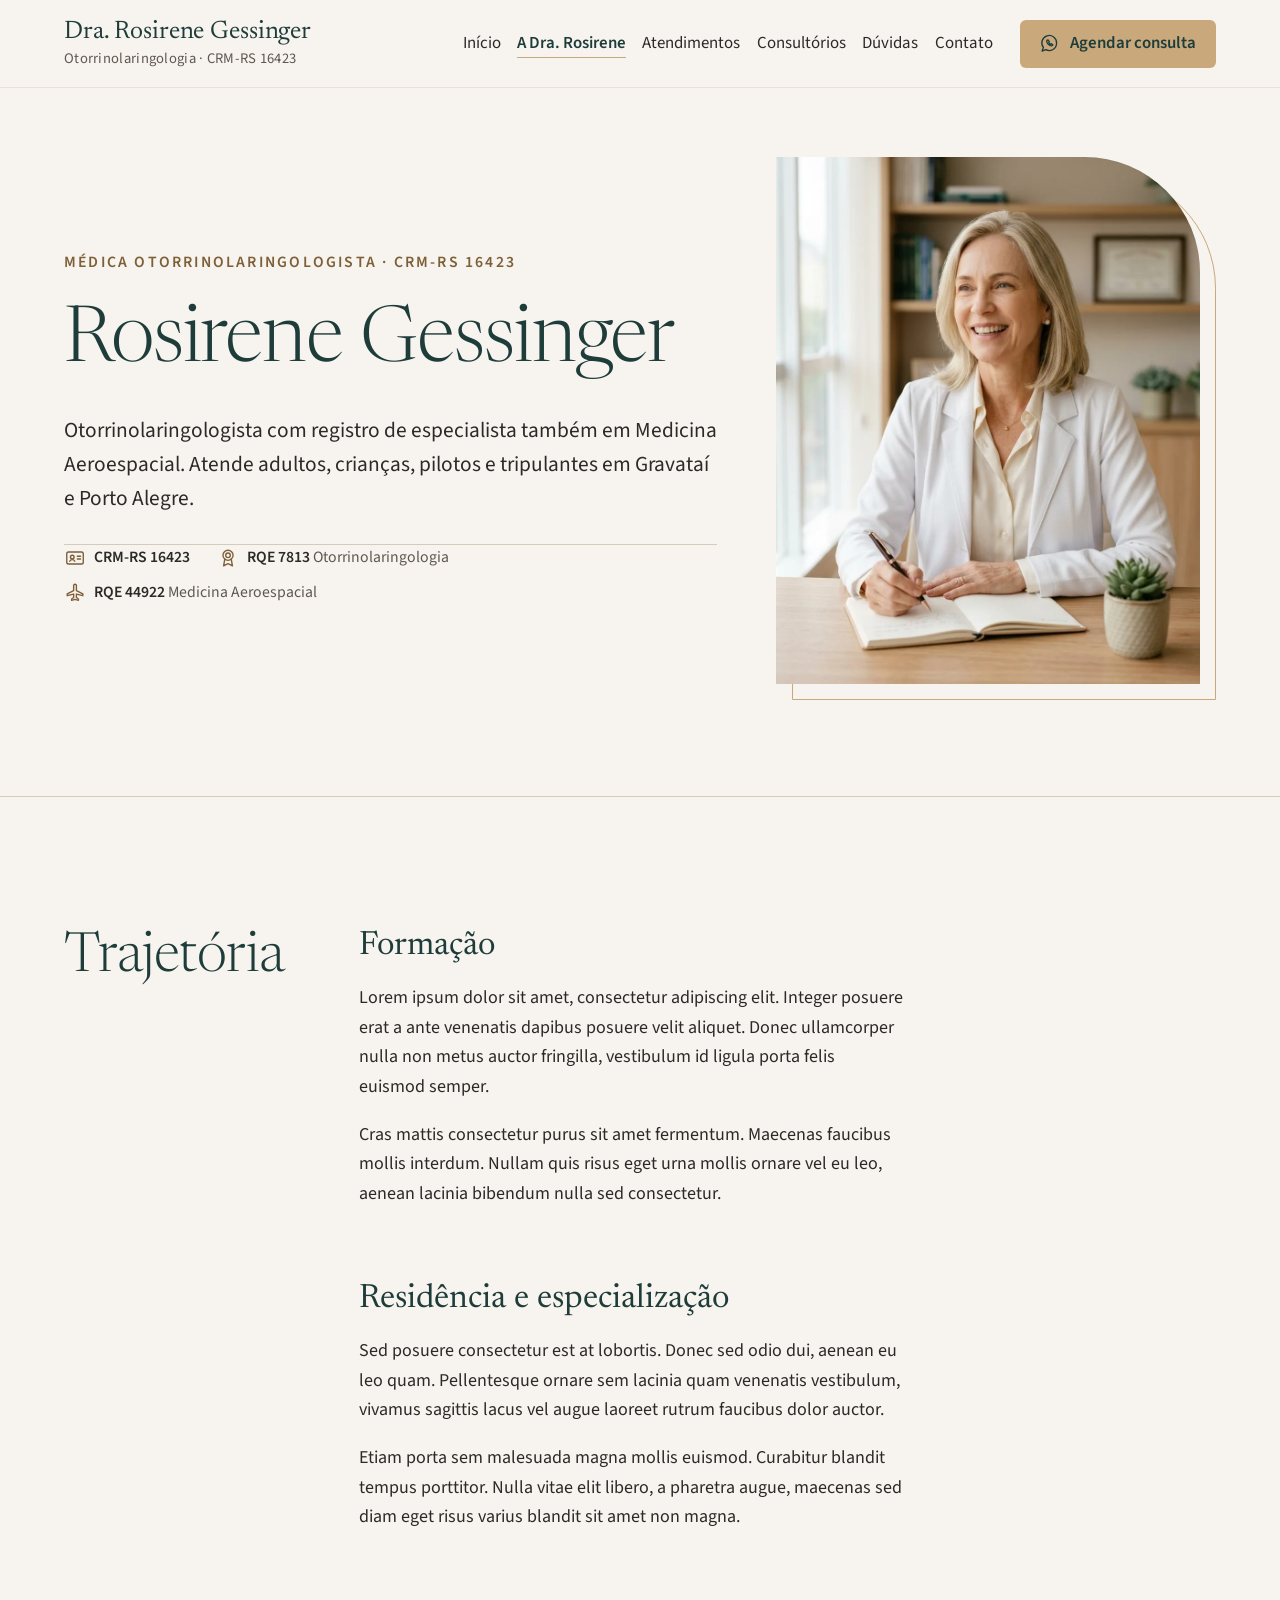
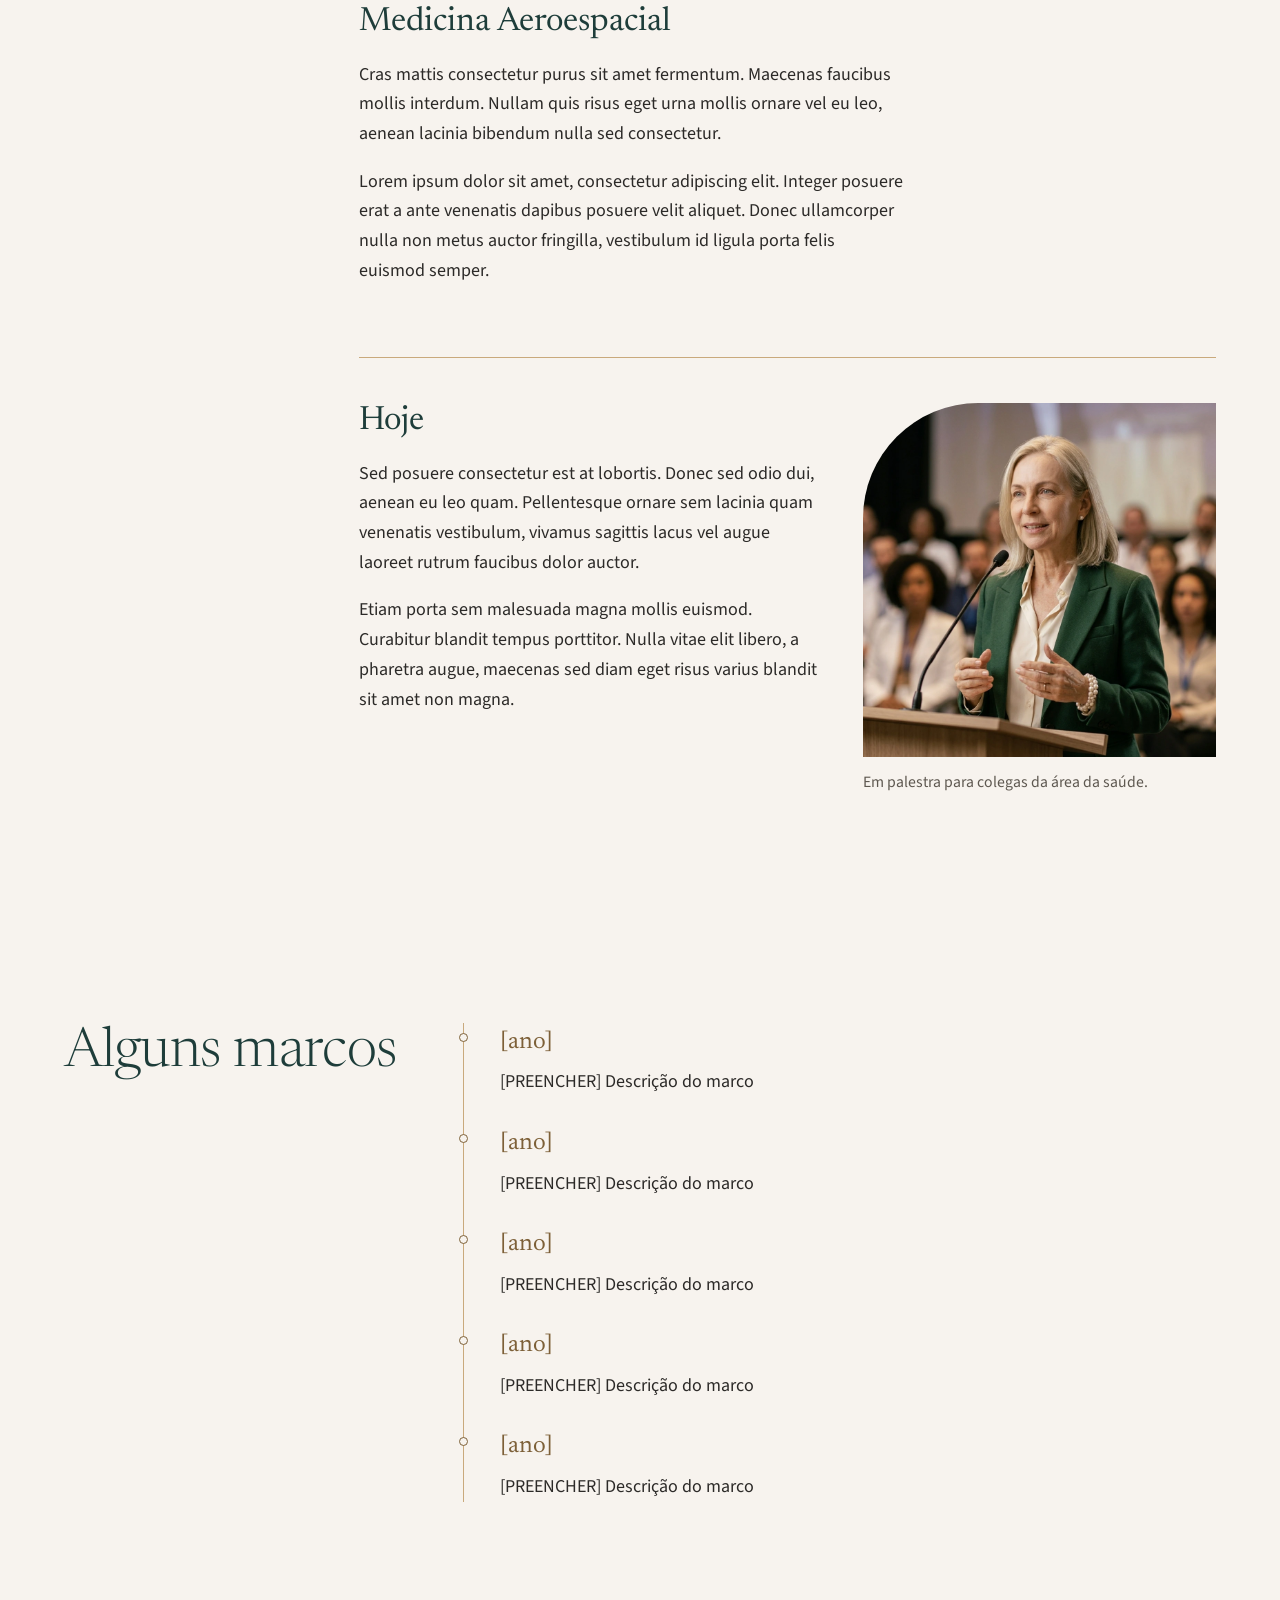
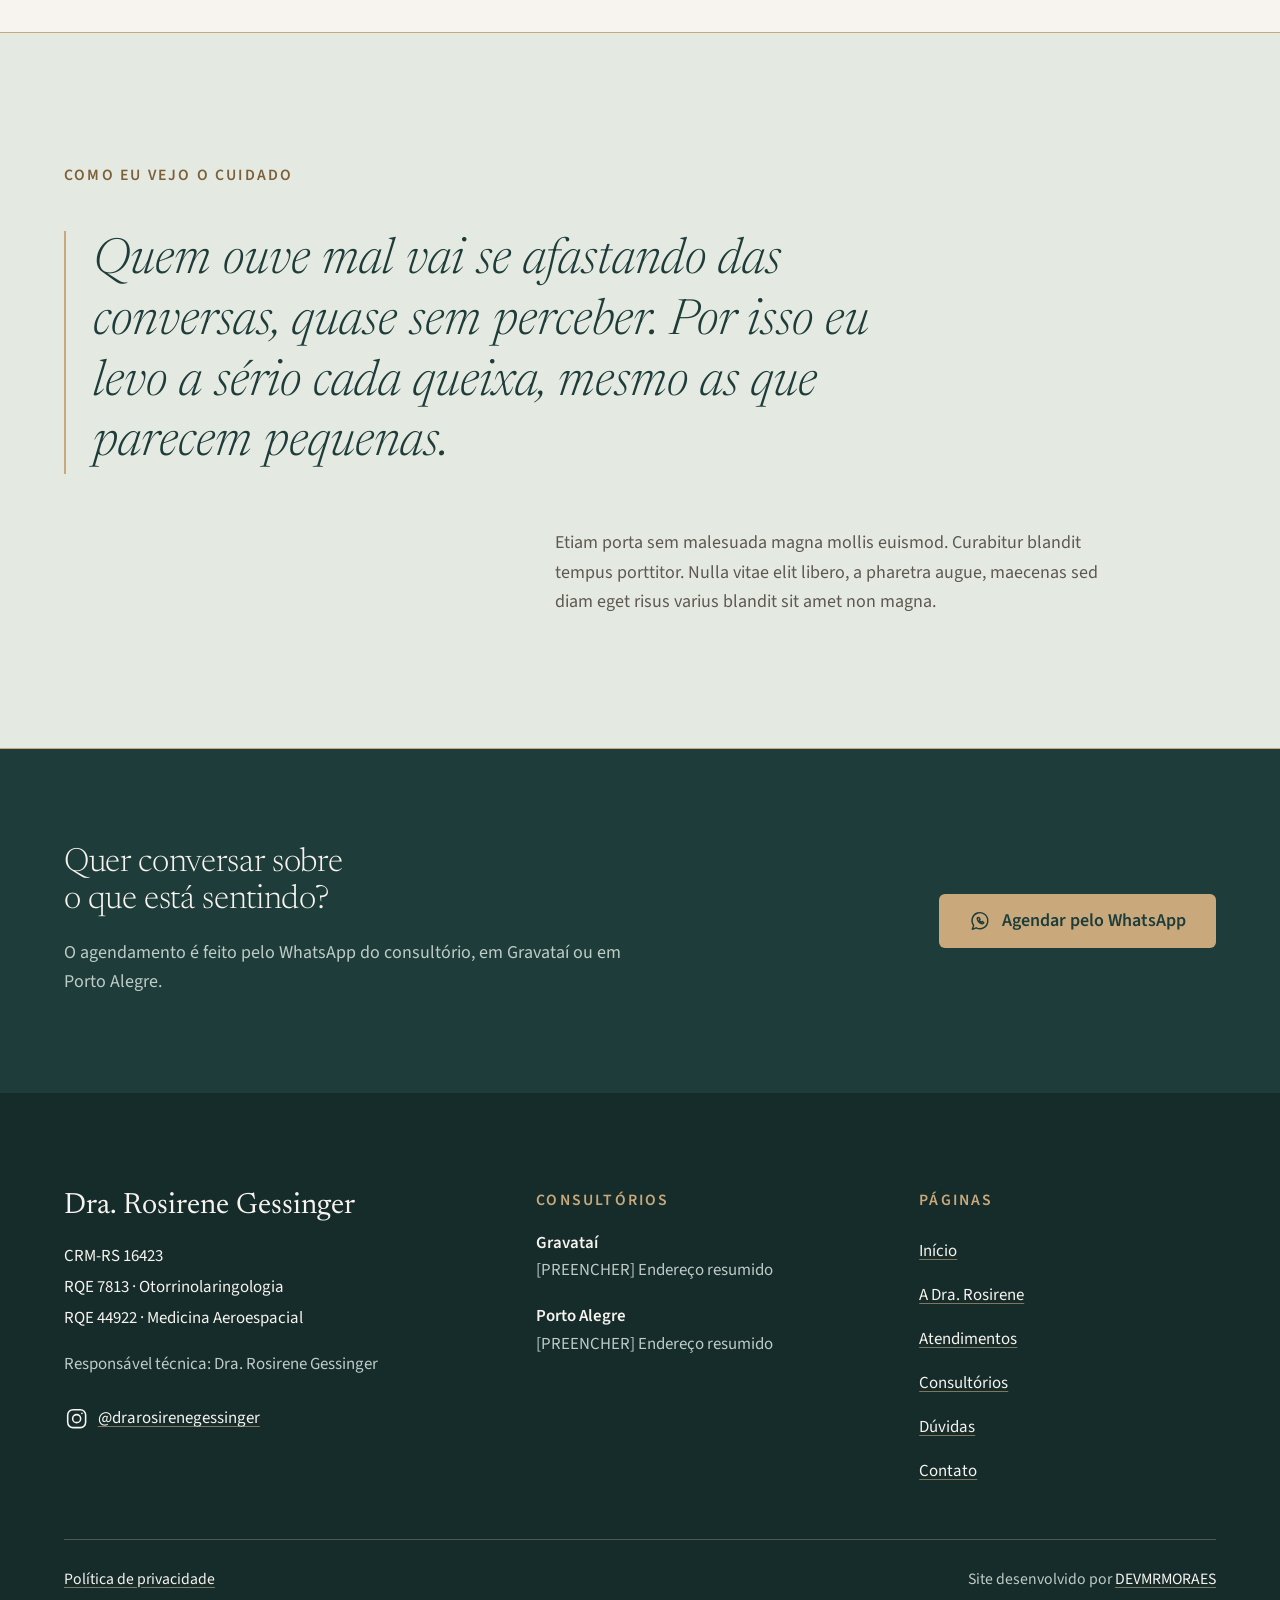
<file: sobre.html>
<!doctype html>
<html lang="pt-BR">
<head>
  <meta charset="utf-8">
  <meta name="viewport" content="width=device-width, initial-scale=1">
  <title>Sobre a Dra. Rosirene Gessinger, otorrinolaringologista</title>
  <meta name="description" content="Formação e trajetória da Dra. Rosirene Gessinger, otorrinolaringologista com RQE em Medicina Aeroespacial. Consultórios em Gravataí e Porto Alegre.">
  <link rel="canonical" href="https://[PREENCHER-DOMINIO]/sobre.html">
  <meta name="theme-color" content="#1E3D3A">

  <meta property="og:type" content="website">
  <meta property="og:locale" content="pt_BR">
  <meta property="og:site_name" content="Dra. Rosirene Gessinger">
  <meta property="og:title" content="Sobre a Dra. Rosirene Gessinger, otorrinolaringologista">
  <meta property="og:description" content="Formação e trajetória da Dra. Rosirene Gessinger, otorrinolaringologista com RQE em Medicina Aeroespacial. Consultórios em Gravataí e Porto Alegre.">
  <meta property="og:url" content="https://[PREENCHER-DOMINIO]/sobre.html">
  <meta property="og:image" content="https://[PREENCHER-DOMINIO]/assets/img/og-image.jpg">
  <meta property="og:image:width" content="1424">
  <meta property="og:image:height" content="752">
  <meta name="twitter:card" content="summary_large_image">

  <link rel="icon" href="assets/img/favicon.svg" type="image/svg+xml">

  <link rel="preconnect" href="https://fonts.googleapis.com">
  <link rel="preconnect" href="https://fonts.gstatic.com" crossorigin>
  <!-- Fontes sem bloquear a renderização. Newsreader em dois cortes estáticos (~23 KB cada):
       tamanho óptico 72 leve para títulos grandes, 16 regular para títulos pequenos.
       Em uma URL só, o Google entregaria o arquivo variável de 132 KB. -->
  <link rel="stylesheet" href="https://fonts.googleapis.com/css2?family=Newsreader:ital,opsz,wght@0,72,300;1,72,300&family=Source+Sans+3:wght@400;600&display=swap" media="print" onload="this.media='all'">
  <link rel="stylesheet" href="https://fonts.googleapis.com/css2?family=Newsreader:opsz,wght@16,400&display=swap" media="print" onload="this.media='all'">
  <noscript><link rel="stylesheet" href="https://fonts.googleapis.com/css2?family=Newsreader:ital,opsz,wght@0,72,300;1,72,300&family=Source+Sans+3:wght@400;600&display=swap"><link rel="stylesheet" href="https://fonts.googleapis.com/css2?family=Newsreader:opsz,wght@16,400&display=swap"></noscript>

  <link rel="stylesheet" href="assets/css/tokens.css">
  <link rel="stylesheet" href="assets/css/base.css">
  <link rel="stylesheet" href="assets/css/components.css">
  <link rel="stylesheet" href="assets/css/pages.css">

  <script>document.documentElement.classList.add('js');</script>
  <script src="assets/js/main.js" defer></script>
  <script src="assets/js/effects.js" defer></script>
</head>
<body>
  <svg xmlns="http://www.w3.org/2000/svg" hidden>
    <symbol id="i-whatsapp" viewBox="0 0 24 24"><path d="M20 11.6a8.4 8.4 0 0 1-12.3 7.4L3.5 20.5l1.5-4.1A8.4 8.4 0 1 1 20 11.6Z"/><path d="M9.3 8.1c-.4.3-.6.9-.5 1.4.5 2.4 2.7 4.6 5.1 5.1.5.1 1.1-.1 1.4-.5l.5-.6-1.8-1.3-.9.7a3.8 3.8 0 0 1-2-2l.7-.9L10.5 8Z"/></symbol>
    <symbol id="i-arrow" viewBox="0 0 24 24"><path d="M4.5 12h15M13.5 6l6 6-6 6"/></symbol>
    <symbol id="i-arrow-up" viewBox="0 0 24 24"><path d="M12 19.5v-15M6 10.5l6-6 6 6"/></symbol>
    <symbol id="i-menu" viewBox="0 0 24 24"><path d="M3.5 8.5h17M3.5 15.5h17"/></symbol>
    <symbol id="i-close" viewBox="0 0 24 24"><path d="M6 6l12 12M18 6 6 18"/></symbol>
    <symbol id="i-plus" viewBox="0 0 24 24"><path d="M12 5v14M5 12h14"/></symbol>
    <symbol id="i-pin" viewBox="0 0 24 24"><path d="M12 21s-6.5-5.8-6.5-11A6.5 6.5 0 0 1 18.5 10c0 5.2-6.5 11-6.5 11Z"/><circle cx="12" cy="10" r="2.3"/></symbol>
    <symbol id="i-clock" viewBox="0 0 24 24"><circle cx="12" cy="12" r="8.5"/><path d="M12 7.5V12l3 2"/></symbol>
    <symbol id="i-phone" viewBox="0 0 24 24"><path d="M6 3.8h3l1.5 4-2 1.4a11 11 0 0 0 6.3 6.3l1.4-2 4 1.5v3a2 2 0 0 1-2.2 2A16.5 16.5 0 0 1 4 6a2 2 0 0 1 2-2.2Z"/></symbol>
    <symbol id="i-mail" viewBox="0 0 24 24"><rect x="3.5" y="5.5" width="17" height="13" rx="2"/><path d="m4 7 8 6 8-6"/></symbol>
    <symbol id="i-instagram" viewBox="0 0 24 24"><rect x="3.5" y="3.5" width="17" height="17" rx="5"/><circle cx="12" cy="12" r="3.8"/><path d="M17 7h.01"/></symbol>
    <symbol id="i-id" viewBox="0 0 24 24"><rect x="3" y="5.5" width="18" height="13" rx="2"/><circle cx="9" cy="11" r="2"/><path d="M6.2 15.5c.6-1.2 1.6-1.8 2.8-1.8s2.2.6 2.8 1.8M14.5 10h3.5M14.5 13h3.5"/></symbol>
    <symbol id="i-seal" viewBox="0 0 24 24"><circle cx="12" cy="9" r="5.5"/><circle cx="12" cy="9" r="2.5"/><path d="m8.5 13.3-1.3 7.2 4.8-2.4 4.8 2.4-1.3-7.2"/></symbol>
    <symbol id="i-plane" viewBox="0 0 24 24"><path d="M10.5 10.5V5a1.5 1.5 0 0 1 3 0v5.5l7 3.5v2l-7-1.8v3.8l2.2 1.6V21L12 20l-3.7 1v-1.4l2.2-1.6v-3.8l-7 1.8v-2Z"/></symbol>
    <symbol id="i-adult" viewBox="0 0 24 24"><path d="M15 3.5a6.5 6.5 0 0 0-6.5 6.5v.6L6.5 14h2v2.8a2 2 0 0 0 2 2h2v2"/><path d="M15 3.5a6 6 0 0 1 3.5 10.8v6.2"/><path d="M11.5 12.2c.6.4 1.3.4 1.8 0"/></symbol>
    <symbol id="i-child" viewBox="0 0 24 24"><circle cx="9" cy="8.5" r="3"/><path d="M3.8 20.5c0-3.2 2.3-5.7 5.2-5.7s5.2 2.5 5.2 5.7"/><path d="M17.5 4.2a2.6 2.6 0 0 1 2.6 2.6c0 1.9-2.6 3.9-2.6 3.9s-2.6-2-2.6-3.9a2.6 2.6 0 0 1 2.6-2.6Z"/><path d="M17.5 10.7c-.4 1.4.4 2.6 0 4"/></symbol>
    <symbol id="i-ear" viewBox="0 0 24 24"><path d="M7 9.5a5 5 0 0 1 10 0c0 2.6-1.7 3.7-2.7 4.7-.8.8-1.1 1.6-1.1 2.6a3 3 0 0 1-5.4 1.8"/><path d="M9.7 10a2.3 2.3 0 0 1 4.6 0c0 1.1-.9 1.6-1.6 2.1"/><path d="M19.5 7.5a7 7 0 0 1 0 5M21.3 5.8a10 10 0 0 1 0 8.4"/></symbol>
    <symbol id="i-moon" viewBox="0 0 24 24"><path d="M19.5 14.8A7.8 7.8 0 1 1 9.2 4.5a6.3 6.3 0 0 0 10.3 10.3Z"/><path d="M14.5 3.5h3.5l-3.5 4h3.5"/></symbol>
    <symbol id="i-spiral" viewBox="0 0 24 24"><path d="M12.6 12.3a.9.9 0 1 0-1.2-1 2.4 2.4 0 1 0 3.1-2.6 4.3 4.3 0 1 0 3.3 5.4 6.6 6.6 0 1 1-6.2-8.8"/></symbol>
    <symbol id="i-check" viewBox="0 0 24 24"><path d="m5 12.5 4.5 4.5L19 7.5"/></symbol>
  </svg>

  <a class="skip-link" href="#conteudo">Pular para o conteúdo</a>

  <!-- [PREENCHER] Número do WhatsApp: troque "55DDDNUMERO" em todos os links (DDI 55 + DDD + número, só algarismos). -->
  <header class="site-header" data-header>
    <div class="container site-header__inner">
      <a class="brand" href="index.html">
        <span class="brand__name">Dra. Rosirene Gessinger</span>
        <span class="brand__meta"><span>Otorrinolaringologia</span><span class="brand__sep"> · </span><span>CRM-RS 16423</span></span>
      </a>

      <nav class="site-nav" aria-label="Principal">
        <ul class="site-nav__list">
          <li><a class="site-nav__link" href="index.html">Início</a></li>
          <li><a class="site-nav__link" href="sobre.html" aria-current="page">A Dra. Rosirene</a></li>
          <li><a class="site-nav__link" href="atendimentos.html">Atendimentos</a></li>
          <li><a class="site-nav__link" href="index.html#consultorios">Consultórios</a></li>
          <li><a class="site-nav__link" href="index.html#duvidas">Dúvidas</a></li>
          <li><a class="site-nav__link" href="index.html#contato">Contato</a></li>
        </ul>
      </nav>

      <a class="btn btn--primary btn--sm site-header__cta" href="https://wa.me/55DDDNUMERO?text=Ol%C3%A1!%20Vim%20pelo%20site%20da%20Dra.%20Rosirene%20e%20gostaria%20de%20agendar%20uma%20consulta." target="_blank" rel="noopener">
        <svg class="icon" aria-hidden="true"><use href="#i-whatsapp"/></svg>
        Agendar consulta
        <span class="visually-hidden">(abre o WhatsApp)</span>
      </a>

      <button class="menu-toggle" type="button" aria-expanded="false" aria-controls="menu-mobile" data-menu-open>
        <svg class="icon" aria-hidden="true"><use href="#i-menu"/></svg>
        <span class="menu-toggle__label">Menu</span>
      </button>
    </div>
  </header>

  <div class="mobile-menu" id="menu-mobile" role="dialog" aria-modal="true" aria-label="Menu" data-menu hidden>
    <div class="mobile-menu__overlay" data-menu-close></div>
    <div class="mobile-menu__panel glass">
      <button class="mobile-menu__close" type="button" data-menu-close>
        <svg class="icon" aria-hidden="true"><use href="#i-close"/></svg>
        <span>Fechar</span>
      </button>
      <nav aria-label="Principal no celular">
        <ul class="mobile-menu__list">
          <li><a href="index.html">Início</a></li>
          <li><a href="sobre.html" aria-current="page">A Dra. Rosirene</a></li>
          <li><a href="atendimentos.html">Atendimentos</a></li>
          <li><a href="index.html#consultorios">Consultórios</a></li>
          <li><a href="index.html#duvidas">Dúvidas</a></li>
          <li><a href="index.html#contato">Contato</a></li>
        </ul>
      </nav>
      <a class="btn btn--primary mobile-menu__cta" href="https://wa.me/55DDDNUMERO?text=Ol%C3%A1!%20Vim%20pelo%20site%20da%20Dra.%20Rosirene%20e%20gostaria%20de%20agendar%20uma%20consulta." target="_blank" rel="noopener">
        <svg class="icon" aria-hidden="true"><use href="#i-whatsapp"/></svg>
        Agendar consulta
        <span class="visually-hidden">(abre o WhatsApp)</span>
      </a>
      <ul class="mobile-menu__creds">
        <li>CRM-RS 16423</li>
        <li>RQE 7813 · Otorrinolaringologia</li>
        <li>RQE 44922 · Medicina Aeroespacial</li>
      </ul>
    </div>
  </div>

  <main id="conteudo">
    <section class="page-hero" data-hero aria-labelledby="page-titulo">
      <div class="container page-hero__grid">
        <div class="page-hero__text">
          <p class="eyebrow">Médica otorrinolaringologista · CRM-RS 16423</p>
          <h1 id="page-titulo">Rosirene Gessinger</h1>
          <p class="lead">Otorrinolaringologista com registro de especialista também em Medicina Aeroespacial. Atende adultos, crianças, pilotos e tripulantes em Gravataí e Porto Alegre.</p>
          <ul class="credentials" aria-label="Registros profissionais">
            <li><svg class="icon" aria-hidden="true"><use href="#i-id"/></svg><span><strong>CRM-RS 16423</strong></span></li>
            <li><svg class="icon" aria-hidden="true"><use href="#i-seal"/></svg><span><strong>RQE 7813</strong> Otorrinolaringologia</span></li>
            <li><svg class="icon" aria-hidden="true"><use href="#i-plane"/></svg><span><strong>RQE 44922</strong> Medicina Aeroespacial</span></li>
          </ul>
        </div>
        <div class="page-hero__visual">
          <!-- sobre-dra.webp / .jpg · 928×1152 -->
          <figure class="page-hero__photo page-hero__photo--portrait media">
            <picture>
              <source srcset="assets/img/sobre-dra.webp" type="image/webp">
              <img src="assets/img/sobre-dra.jpg" alt="Dra. Rosirene sorrindo, sentada à mesa do consultório com um caderno aberto" width="928" height="1152" fetchpriority="high" decoding="async">
            </picture>
          </figure>
        </div>
      </div>
    </section>

    <section class="story" aria-labelledby="trajetoria-titulo">
      <div class="container story__grid">
        <div class="story__aside">
          <h2 id="trajetoria-titulo" class="reveal">Trajetória</h2>
        </div>
        <div class="story__body">
          <h3>Formação</h3>
          <p>Lorem ipsum dolor sit amet, consectetur adipiscing elit. Integer posuere erat a ante venenatis dapibus posuere velit aliquet. Donec ullamcorper nulla non metus auctor fringilla, vestibulum id ligula porta felis euismod semper.</p>
          <p>Cras mattis consectetur purus sit amet fermentum. Maecenas faucibus mollis interdum. Nullam quis risus eget urna mollis ornare vel eu leo, aenean lacinia bibendum nulla sed consectetur.</p>

          <h3>Residência e especialização</h3>
          <p>Sed posuere consectetur est at lobortis. Donec sed odio dui, aenean eu leo quam. Pellentesque ornare sem lacinia quam venenatis vestibulum, vivamus sagittis lacus vel augue laoreet rutrum faucibus dolor auctor.</p>
          <p>Etiam porta sem malesuada magna mollis euismod. Curabitur blandit tempus porttitor. Nulla vitae elit libero, a pharetra augue, maecenas sed diam eget risus varius blandit sit amet non magna.</p>

          <h3>Medicina Aeroespacial</h3>
          <p>Cras mattis consectetur purus sit amet fermentum. Maecenas faucibus mollis interdum. Nullam quis risus eget urna mollis ornare vel eu leo, aenean lacinia bibendum nulla sed consectetur.</p>
          <p>Lorem ipsum dolor sit amet, consectetur adipiscing elit. Integer posuere erat a ante venenatis dapibus posuere velit aliquet. Donec ullamcorper nulla non metus auctor fringilla, vestibulum id ligula porta felis euismod semper.</p>

          <div class="story__today">
            <div>
              <h3>Hoje</h3>
              <p>Sed posuere consectetur est at lobortis. Donec sed odio dui, aenean eu leo quam. Pellentesque ornare sem lacinia quam venenatis vestibulum, vivamus sagittis lacus vel augue laoreet rutrum faucibus dolor auctor.</p>
              <p>Etiam porta sem malesuada magna mollis euismod. Curabitur blandit tempus porttitor. Nulla vitae elit libero, a pharetra augue, maecenas sed diam eget risus varius blandit sit amet non magna.</p>
            </div>
            <!-- instagram-3.webp / .jpg · 1024×1024 -->
            <figure class="story__photo">
              <div class="media story__media">
                <picture>
              <source srcset="assets/img/instagram-3.webp" type="image/webp">
              <img src="assets/img/instagram-3.jpg" alt="Dra. Rosirene falando ao microfone em uma palestra para outros profissionais de saúde" width="1024" height="1024" loading="lazy" decoding="async">
            </picture>
              </div>
              <!-- [CONFIRMAR] legenda da foto da palestra -->
              <figcaption>Em palestra para colegas da área da saúde.</figcaption>
            </figure>
          </div>
        </div>
      </div>
    </section>

    <section class="milestones-section" aria-labelledby="marcos-titulo">
      <div class="container milestones-section__grid">
        <h2 id="marcos-titulo" class="reveal">Alguns marcos</h2>
        <ol class="milestones">
          <li class="milestones__item reveal">
            <span class="milestones__year">[ano]</span>
            <p>[PREENCHER] Descrição do marco</p>
          </li>
          <li class="milestones__item reveal">
            <span class="milestones__year">[ano]</span>
            <p>[PREENCHER] Descrição do marco</p>
          </li>
          <li class="milestones__item reveal">
            <span class="milestones__year">[ano]</span>
            <p>[PREENCHER] Descrição do marco</p>
          </li>
          <li class="milestones__item reveal">
            <span class="milestones__year">[ano]</span>
            <p>[PREENCHER] Descrição do marco</p>
          </li>
          <li class="milestones__item reveal">
            <span class="milestones__year">[ano]</span>
            <p>[PREENCHER] Descrição do marco</p>
          </li>
        </ol>
      </div>
    </section>

    <section class="philosophy" aria-labelledby="cuidado-titulo">
      <div class="container philosophy__grid">
        <h2 id="cuidado-titulo" class="eyebrow philosophy__title">Como eu vejo o cuidado</h2>
        <blockquote class="philosophy__quote reveal">
          <p>Quem ouve mal vai se afastando das conversas, quase sem perceber. Por isso eu levo a sério cada queixa, mesmo as que parecem pequenas.</p>
        </blockquote>
        <p class="philosophy__text">Etiam porta sem malesuada magna mollis euismod. Curabitur blandit tempus porttitor. Nulla vitae elit libero, a pharetra augue, maecenas sed diam eget risus varius blandit sit amet non magna.</p>
      </div>
    </section>

    <section class="cta-final on-dark" aria-labelledby="cta-titulo">
      <div class="container cta-final__inner">
        <div class="cta-final__text">
          <h2 id="cta-titulo" class="reveal">Quer conversar sobre o que está sentindo?</h2>
          <p class="muted">O agendamento é feito pelo WhatsApp do consultório, em Gravataí ou em Porto Alegre.</p>
        </div>
        <div class="cta-final__actions">
          <a class="btn btn--primary btn--lg" href="https://wa.me/55DDDNUMERO?text=Ol%C3%A1!%20Li%20sobre%20a%20trajet%C3%B3ria%20da%20Dra.%20Rosirene%20no%20site%20e%20gostaria%20de%20agendar%20uma%20consulta." target="_blank" rel="noopener">
            <svg class="icon" aria-hidden="true"><use href="#i-whatsapp"/></svg>
            Agendar pelo WhatsApp
            <span class="visually-hidden">(abre o WhatsApp)</span>
          </a>
        </div>
      </div>
    </section>
  </main>

  <footer class="site-footer on-dark">
    <div class="container site-footer__grid">
      <div class="site-footer__id">
        <p class="site-footer__name">Dra. Rosirene Gessinger</p>
        <ul class="site-footer__creds">
          <li>CRM-RS 16423</li>
          <li>RQE 7813 · Otorrinolaringologia</li>
          <li>RQE 44922 · Medicina Aeroespacial</li>
        </ul>
        <p class="site-footer__tech">Responsável técnica: Dra. Rosirene Gessinger</p>
        <a class="site-footer__insta" href="https://www.instagram.com/drarosirenegessinger/" target="_blank" rel="noopener">
          <svg class="icon" aria-hidden="true"><use href="#i-instagram"/></svg>
          @drarosirenegessinger
          <span class="visually-hidden">(abre o Instagram)</span>
        </a>
      </div>
      <div class="site-footer__places">
        <h2 class="eyebrow site-footer__title">Consultórios</h2>
        <p><strong>Gravataí</strong><br>[PREENCHER] Endereço resumido</p>
        <p><strong>Porto Alegre</strong><br>[PREENCHER] Endereço resumido</p>
      </div>
      <nav class="site-footer__nav" aria-label="Rodapé">
        <h2 class="eyebrow site-footer__title">Páginas</h2>
        <ul>
          <li><a href="index.html">Início</a></li>
          <li><a href="sobre.html">A Dra. Rosirene</a></li>
          <li><a href="atendimentos.html">Atendimentos</a></li>
          <li><a href="index.html#consultorios">Consultórios</a></li>
          <li><a href="index.html#duvidas">Dúvidas</a></li>
          <li><a href="index.html#contato">Contato</a></li>
        </ul>
      </nav>
    </div>
    <div class="container site-footer__bottom">
      <a href="politica-de-privacidade.html">Política de privacidade</a>
      <p>Site desenvolvido por <a href="https://www.devmrmoraes.com.br" target="_blank" rel="noopener">DEVMRMORAES</a></p>
    </div>
  </footer>

  <a class="whats-float" href="https://wa.me/55DDDNUMERO?text=Ol%C3%A1!%20Vim%20pelo%20site%20da%20Dra.%20Rosirene%20e%20gostaria%20de%20agendar%20uma%20consulta." target="_blank" rel="noopener" data-whats-float>
    <svg class="icon" aria-hidden="true"><use href="#i-whatsapp"/></svg>
    <span class="whats-float__label">Agendar</span>
    <span class="visually-hidden">consulta pelo WhatsApp</span>
  </a>
  <button class="to-top" type="button" data-to-top>
    <svg class="icon" aria-hidden="true"><use href="#i-arrow-up"/></svg>
    <span class="visually-hidden">Voltar ao topo</span>
  </button>
</body>
</html>
</file>
<file: assets/css/tokens.css>
:root {
  /* Cores. Contraste calculado em docs/spec.md. */
  --petrol: #1E3D3A;
  --petrol-deep: #152C2A;
  --linen: #F7F3EE;
  --linen-soft: #FBF9F6;
  --sage: #E4EAE2;
  --sage-deep: #B9C6B6;
  --champagne: #C9A97C;
  --champagne-light: #D6BB93;
  --champagne-ink: #7D6038;
  --ink: #2C2A28;
  --ink-soft: #5E5850;
  --on-dark: #F7F3EE;
  --on-dark-soft: #BFCBC6;
  --line: rgba(125, 96, 56, 0.28);
  --line-strong: #C9A97C;
  --field-border: #8A8074;
  --field-bg: #FFFDFA;
  --error: #9A3B2E;
  --line-on-dark: rgba(201, 169, 124, 0.35);

  /* Vidro */
  --glass-bg: rgba(247, 243, 238, 0.65);
  --glass-bg-solid: rgba(247, 243, 238, 0.96);
  /* Vidro com texto de leitura: opacidade maior para manter contraste AA sobre foto escura. */
  --glass-bg-strong: rgba(247, 243, 238, 0.86);
  --glass-border: rgba(255, 255, 255, 0.5);
  --glass-blur: blur(16px) saturate(140%);

  --shadow-warm: 0 8px 32px rgba(60, 40, 20, 0.08);

  /* Tipografia */
  --font-serif: "Newsreader", "Newsreader Fallback", "Newsreader Fallback Times", Georgia, serif;
  --font-sans: "Source Sans 3", "Source Sans Fallback", "Source Sans Fallback Mac", system-ui, sans-serif;

  --fs-small: 0.875rem;
  --fs-body: 1rem;
  --fs-lead: 1.1875rem;
  --fs-h4: clamp(1.25rem, 1.18rem + 0.3vw, 1.375rem);
  --fs-h3: clamp(1.5rem, 1.32rem + 0.75vw, 1.875rem);
  --fs-h2: clamp(2rem, 1.5rem + 2.2vw, 3.25rem);
  --fs-display: clamp(2.5rem, 1.6rem + 3.8vw, 4.5rem);
  --fs-number: clamp(2.5rem, 2rem + 2vw, 3.5rem);

  --lh-body: 1.65;
  --lh-title: 1.12;
  --measure: 62ch;

  /* Espaço */
  --space-1: 0.5rem;
  --space-2: 1rem;
  --space-3: 1.5rem;
  --space-4: 2.5rem;
  --space-5: 4rem;
  --section-s: clamp(3.5rem, 2.5rem + 4vw, 5.5rem);
  --section-m: clamp(4.5rem, 3rem + 6vw, 8rem);
  --section-l: clamp(5.5rem, 3.5rem + 8vw, 10rem);

  /* Layout */
  --container: 1240px;
  --gutter: clamp(20px, 5vw, 64px);

  /* Forma */
  --radius-curve: clamp(56px, 9vw, 140px);
  --radius-card: 28px;
  --radius-control: 6px;

  /* Movimento */
  --ease-out: cubic-bezier(0.22, 1, 0.36, 1);
  --dur-fast: 250ms;
  --dur-reveal: 700ms;

  --header-h: 88px;
  --header-h-compact: 68px;
}

@media (max-width: 767px) {
  :root {
    --header-h: 72px;
    --header-h-compact: 64px;
  }
}
</file>
<file: assets/css/base.css>
/* Fallbacks com largura ajustada à fonte real (medido no Chrome): a troca de fonte não empurra o layout. */
@font-face {
  font-family: "Newsreader Fallback";
  src: local("Georgia");
  font-weight: 300;
  size-adjust: 97.3%;
  ascent-override: 76%;
  descent-override: 28%;
  line-gap-override: 0%;
}

@font-face {
  font-family: "Newsreader Fallback";
  src: local("Georgia");
  font-weight: 400;
  size-adjust: 95.5%;
  ascent-override: 77%;
  descent-override: 28%;
  line-gap-override: 0%;
}

@font-face {
  font-family: "Newsreader Fallback Times";
  src: local("Times New Roman");
  size-adjust: 104.3%;
  ascent-override: 71%;
  descent-override: 26%;
  line-gap-override: 0%;
}

@font-face {
  font-family: "Source Sans Fallback";
  src: local("Segoe UI");
  size-adjust: 93.7%;
  ascent-override: 109%;
  descent-override: 43%;
  line-gap-override: 0%;
}

@font-face {
  font-family: "Source Sans Fallback Mac";
  src: local("Helvetica Neue");
  size-adjust: 92.6%;
  ascent-override: 110%;
  descent-override: 43%;
  line-gap-override: 0%;
}

*,
*::before,
*::after {
  box-sizing: border-box;
}

html {
  font-size: 106.25%; /* 17px */
  -webkit-text-size-adjust: 100%;
  text-size-adjust: 100%;
  scroll-padding-top: calc(var(--header-h-compact) + 16px);
}

@media (min-width: 768px) {
  html {
    font-size: 112.5%; /* 18px */
  }
}

@media (prefers-reduced-motion: no-preference) {
  html {
    scroll-behavior: smooth;
  }
}

body {
  margin: 0;
  background-color: var(--linen);
  color: var(--ink);
  font-family: var(--font-sans);
  font-size: var(--fs-body);
  line-height: var(--lh-body);
  font-weight: 400;
  -webkit-font-smoothing: antialiased;
  text-rendering: optimizeLegibility;
}

body.is-locked {
  overflow: hidden;
}

h1,
h2,
h3,
h4,
p,
figure,
blockquote,
ul,
ol,
dl,
dd {
  margin: 0;
}

ul[class],
ol[class] {
  list-style: none;
  padding: 0;
}

[hidden] {
  display: none !important;
}

img,
picture,
svg,
iframe {
  display: block;
  max-width: 100%;
}

img {
  height: auto;
}

input,
button,
textarea,
select {
  font: inherit;
  color: inherit;
}

button {
  cursor: pointer;
}

a {
  color: inherit;
  text-decoration-thickness: 1px;
  text-underline-offset: 0.2em;
}

/* Tipografia */

h1,
h2,
h3,
h4 {
  font-family: var(--font-serif);
  font-weight: 400;
  line-height: var(--lh-title);
  color: var(--petrol);
  text-wrap: balance;
}

h1 {
  font-size: var(--fs-display);
  font-weight: 300;
  letter-spacing: -0.015em;
}

h2 {
  font-size: var(--fs-h2);
  font-weight: 300;
  letter-spacing: -0.01em;
}

h3 {
  font-size: var(--fs-h3);
}

h4 {
  font-size: var(--fs-h4);
}

h1 em,
h2 em,
h3 em {
  font-style: italic;
  font-weight: 300;
}

p {
  max-width: var(--measure);
  text-wrap: pretty;
}

strong {
  font-weight: 600;
}

::selection {
  background: var(--champagne-light);
  color: var(--petrol-deep);
}

/* Foco */

:focus-visible {
  outline: 2px solid var(--champagne-ink);
  outline-offset: 3px;
  border-radius: 2px;
}

.on-dark :focus-visible,
.site-footer :focus-visible {
  outline-color: var(--on-dark);
}

/* Utilitários */

.container {
  width: min(100% - 2 * var(--gutter), var(--container));
  margin-inline: auto;
}

.visually-hidden {
  position: absolute;
  width: 1px;
  height: 1px;
  padding: 0;
  margin: -1px;
  overflow: hidden;
  clip: rect(0 0 0 0);
  white-space: nowrap;
  border: 0;
}

.skip-link {
  position: absolute;
  top: 12px;
  left: 12px;
  z-index: 200;
  padding: 12px 20px;
  background: var(--petrol);
  color: var(--on-dark);
  border-radius: var(--radius-control);
  font-weight: 600;
  text-decoration: none;
  transform: translateY(-160%);
}

.skip-link:focus-visible {
  transform: none;
}

.eyebrow {
  display: block;
  margin-bottom: var(--space-2);
  font-family: var(--font-sans);
  font-size: var(--fs-small);
  font-weight: 600;
  letter-spacing: 0.14em;
  line-height: 1.4;
  text-transform: uppercase;
  color: var(--champagne-ink);
  max-width: none;
}

.lead {
  font-size: var(--fs-lead);
  line-height: 1.6;
}

.muted {
  color: var(--ink-soft);
}

.on-dark {
  color: var(--on-dark);
}

.on-dark h1,
.on-dark h2,
.on-dark h3,
.on-dark h4 {
  color: var(--on-dark);
}

.on-dark .eyebrow {
  color: var(--champagne);
}

.on-dark .muted {
  color: var(--on-dark-soft);
}

/* Moldura de imagem: o fundo aparece enquanto a foto carrega. */
.media {
  position: relative;
  overflow: hidden;
  background: var(--sage);
}

.media > picture {
  height: 100%;
}

.media img {
  width: 100%;
  height: 100%;
  object-fit: cover;
}

.icon {
  width: 1.5em;
  height: 1.5em;
  flex: none;
  fill: none;
  stroke: currentColor;
  stroke-width: 1.5;
  stroke-linecap: round;
  stroke-linejoin: round;
}

/* Reveal: só esconde quando o JS está ativo. */
@media (prefers-reduced-motion: no-preference) {
  .js .reveal {
    opacity: 0;
    transform: translateY(24px);
    transition:
      opacity var(--dur-reveal) var(--ease-out),
      transform var(--dur-reveal) var(--ease-out);
    transition-delay: var(--reveal-delay, 0ms);
  }

  .js .reveal.is-visible {
    opacity: 1;
    transform: none;
  }
}

@media (prefers-reduced-motion: reduce) {
  *,
  *::before,
  *::after {
    animation-duration: 0.01ms !important;
    animation-iteration-count: 1 !important;
    transition-duration: 0.01ms !important;
  }
}
</file>
<file: assets/css/components.css>
/* Vidro: só sobre foto ou cor. */
.glass {
  background: var(--glass-bg);
  -webkit-backdrop-filter: var(--glass-blur);
  backdrop-filter: var(--glass-blur);
  border: 1px solid var(--glass-border);
  box-shadow: var(--shadow-warm);
}

.glass--strong {
  background: var(--glass-bg-strong);
}

@supports not ((backdrop-filter: blur(1px)) or (-webkit-backdrop-filter: blur(1px))) {
  .glass,
  .glass--strong {
    background: var(--glass-bg-solid);
  }
}

/* Botões */

.btn {
  display: inline-flex;
  align-items: center;
  justify-content: center;
  gap: 0.6em;
  min-height: 48px;
  padding: 0.7em 1.4em;
  border: 1px solid transparent;
  border-radius: var(--radius-control);
  font-family: var(--font-sans);
  font-size: var(--fs-body);
  font-weight: 600;
  line-height: 1.2;
  text-align: center;
  text-decoration: none;
  transition:
    background-color var(--dur-fast) ease,
    border-color var(--dur-fast) ease,
    color var(--dur-fast) ease;
}

.btn .icon {
  width: 1.25em;
  height: 1.25em;
}

.btn--primary {
  background-color: var(--champagne);
  color: var(--petrol);
}

.btn--primary:hover {
  background-color: var(--champagne-light);
}

.btn--outline {
  border-color: var(--petrol);
  color: var(--petrol);
  background-color: transparent;
}

.btn--outline:hover {
  background-color: var(--petrol);
  color: var(--on-dark);
}

.on-dark .btn--outline {
  border-color: var(--on-dark);
  color: var(--on-dark);
}

.on-dark .btn--outline:hover {
  background-color: var(--on-dark);
  color: var(--petrol);
}

.btn--sm {
  min-height: 48px;
  padding: 0.5em 1.1em;
  font-size: 0.9375rem;
}

.btn--lg {
  min-height: 54px;
  padding: 0.8em 1.6em;
}

.link-arrow {
  display: inline-flex;
  align-items: center;
  gap: 0.5em;
  min-height: 44px;
  font-weight: 600;
  color: var(--champagne-ink);
  text-decoration: none;
  border-bottom: 1px solid var(--line-strong);
}

.link-arrow .icon {
  width: 1.2em;
  height: 1.2em;
  transition: transform var(--dur-fast) var(--ease-out);
}

.link-arrow:hover .icon {
  transform: translateX(4px);
}

.on-dark .link-arrow {
  color: var(--on-dark);
}

/* Header */

.site-header {
  position: fixed;
  inset: 0 0 auto;
  z-index: 100;
  height: var(--header-h);
  background: var(--glass-bg);
  border-bottom: 1px solid rgba(125, 96, 56, 0.12);
  transition:
    height var(--dur-fast) var(--ease-out),
    border-color var(--dur-fast) ease,
    box-shadow var(--dur-fast) ease;
}

/* No topo o header está sobre o off-white liso, onde vidro não aparece e só custa pintura.
   O blur entra ao rolar, quando passa sobre fotos e cores. Mais opaco para o texto secundário manter AA. */
.site-header.is-compact {
  background: var(--glass-bg-strong);
  -webkit-backdrop-filter: var(--glass-blur);
  backdrop-filter: var(--glass-blur);
  height: var(--header-h-compact);
  border-bottom-color: var(--line);
  box-shadow: var(--shadow-warm);
}

@supports not ((backdrop-filter: blur(1px)) or (-webkit-backdrop-filter: blur(1px))) {
  .site-header,
  .site-header.is-compact {
    background: var(--glass-bg-solid);
  }
}

.site-header__inner {
  display: flex;
  align-items: center;
  gap: var(--space-3);
  height: 100%;
}

.brand {
  display: flex;
  flex-direction: column;
  gap: 2px;
  margin-right: auto;
  padding-block: 4px;
  text-decoration: none;
  color: var(--petrol);
}

.brand__name {
  font-family: var(--font-serif);
  font-size: clamp(1.1875rem, 1.05rem + 0.5vw, 1.4375rem);
  line-height: 1.1;
  letter-spacing: -0.005em;
}

.brand__meta {
  font-size: 0.8125rem;
  line-height: 1.3;
  color: var(--ink-soft);
  letter-spacing: 0.02em;
}

@media (max-width: 479px) {
  .brand__meta span {
    display: block;
  }

  .brand__meta .brand__sep {
    display: none;
  }
}

.site-nav {
  display: none;
}

.site-nav__list {
  display: flex;
  gap: clamp(0.75rem, 0.2rem + 1vw, 1.6rem);
}

.site-nav__link {
  position: relative;
  display: inline-flex;
  align-items: center;
  min-height: 44px;
  font-size: 0.9375rem;
  color: var(--ink);
  text-decoration: none;
  white-space: nowrap;
}

.site-nav__link::after {
  content: "";
  position: absolute;
  left: 0;
  right: 0;
  bottom: 8px;
  height: 1px;
  background: var(--champagne);
  transform: scaleX(0);
  transform-origin: left;
  transition: transform var(--dur-fast) var(--ease-out);
}

.site-nav__link:hover::after,
.site-nav__link.is-active::after,
.site-nav__link[aria-current="page"]::after {
  transform: scaleX(1);
}

.site-nav__link.is-active,
.site-nav__link[aria-current="page"] {
  color: var(--petrol);
  font-weight: 600;
}

.site-header__cta {
  display: none;
}

.menu-toggle {
  display: inline-flex;
  align-items: center;
  gap: 0.5em;
  min-height: 48px;
  min-width: 48px;
  padding: 0 0.9em;
  border: 1px solid var(--line);
  border-radius: var(--radius-control);
  background: transparent;
  color: var(--petrol);
  font-weight: 600;
  font-size: 0.9375rem;
}

@media (min-width: 640px) {
  .site-header__cta {
    display: inline-flex;
  }
}

@media (min-width: 1200px) {
  .site-nav {
    display: block;
  }

  .menu-toggle {
    display: none;
  }
}

/* Menu mobile */

.mobile-menu {
  position: fixed;
  inset: 0;
  z-index: 150;
}

.mobile-menu__overlay {
  position: absolute;
  inset: 0;
  background: rgba(21, 44, 42, 0.45);
  opacity: 0;
  transition: opacity 300ms ease;
}

.mobile-menu__panel {
  position: absolute;
  top: 0;
  right: 0;
  bottom: 0;
  display: flex;
  flex-direction: column;
  gap: var(--space-3);
  width: min(88vw, 380px);
  padding: var(--space-3) var(--space-3) var(--space-4);
  overflow-y: auto;
  border-radius: var(--radius-card) 0 0 var(--radius-card);
  transform: translateX(100%);
  transition: transform 350ms var(--ease-out);
}

.mobile-menu.is-open .mobile-menu__overlay {
  opacity: 1;
}

.mobile-menu.is-open .mobile-menu__panel {
  transform: none;
}

.mobile-menu__close {
  align-self: flex-end;
  display: inline-flex;
  align-items: center;
  gap: 0.4em;
  min-height: 48px;
  padding: 0 0.9em;
  border: 1px solid var(--line);
  border-radius: var(--radius-control);
  background: transparent;
  color: var(--petrol);
  font-weight: 600;
}

.mobile-menu__list {
  border-top: 1px solid var(--line);
}

.mobile-menu__list a {
  display: flex;
  align-items: center;
  min-height: 56px;
  border-bottom: 1px solid var(--line);
  font-family: var(--font-serif);
  font-size: 1.375rem;
  color: var(--petrol);
  text-decoration: none;
}

.mobile-menu__list a[aria-current="page"] {
  font-style: italic;
}

.mobile-menu__cta {
  width: 100%;
}

.mobile-menu__creds {
  display: grid;
  gap: 0.15rem;
  font-size: var(--fs-small);
  color: var(--ink);
}

/* Citação */

.quote {
  position: relative;
  padding: var(--space-1) 0 var(--space-1) var(--space-3);
  border-left: 2px solid var(--champagne);
}

.quote p {
  font-family: var(--font-serif);
  font-style: italic;
  font-weight: 300;
  font-size: var(--fs-h3);
  line-height: 1.3;
  color: var(--petrol);
}

.quote footer {
  margin-top: var(--space-2);
  font-size: var(--fs-small);
  color: var(--ink-soft);
  letter-spacing: 0.02em;
}

/* Credenciais */

.credentials {
  display: flex;
  flex-wrap: wrap;
  gap: var(--space-1) var(--space-3);
  padding-top: var(--space-3);
  border-top: 1px solid var(--line);
  font-size: var(--fs-small);
  color: var(--ink-soft);
}

.credentials li {
  display: flex;
  align-items: center;
  gap: 0.5em;
}

.credentials .icon {
  width: 1.4em;
  height: 1.4em;
  color: var(--champagne-ink);
}

.credentials strong {
  color: var(--ink);
  font-weight: 600;
}

/* Card de atendimento */

.service-card {
  position: relative;
  display: flex;
  flex-direction: column;
  gap: 0.6rem;
  padding: var(--space-3);
  border-radius: var(--radius-card) 4px 4px 4px;
  color: var(--ink);
  transition:
    transform var(--dur-fast) var(--ease-out),
    box-shadow var(--dur-fast) ease;
}

.service-card::before {
  content: "";
  display: block;
  width: 32px;
  height: 1px;
  margin-bottom: 0.4rem;
  background: var(--champagne-ink);
  transition: width var(--dur-fast) var(--ease-out);
}

.service-card__icon {
  width: 2rem;
  height: 2rem;
  color: var(--petrol);
  stroke-width: 1.3;
}

.service-card h3 {
  font-size: var(--fs-h4);
  color: var(--petrol);
}

.service-card p {
  font-size: 0.96rem;
  line-height: 1.55;
}

.service-card__link {
  margin-top: auto;
  padding-top: 0.4rem;
  font-weight: 600;
  font-size: var(--fs-small);
  color: var(--petrol);
  text-decoration: underline;
  text-decoration-color: var(--champagne-ink);
}

/* O link cobre o card inteiro: alvo de toque maior. */
.service-card__link::after {
  content: "";
  position: absolute;
  inset: 0;
  border-radius: inherit;
}

.service-card:focus-within {
  outline: 2px solid var(--on-dark);
  outline-offset: 3px;
}

.service-card__link:focus-visible {
  outline: none;
}

@media (hover: hover) {
  .service-card:hover {
    transform: translateY(-4px);
  }

  .service-card:hover::before {
    width: 64px;
  }
}

/* Accordion */

.accordion {
  border-top: 1px solid var(--line);
}

.accordion__item {
  border-bottom: 1px solid var(--line);
}

.accordion__heading {
  font-family: var(--font-sans);
  font-size: inherit;
}

.accordion__trigger {
  display: flex;
  align-items: center;
  justify-content: space-between;
  gap: var(--space-2);
  width: 100%;
  min-height: 64px;
  padding: var(--space-2) 0;
  border: 0;
  background: none;
  text-align: left;
  font-family: var(--font-serif);
  font-size: var(--fs-h4);
  line-height: 1.3;
  color: var(--petrol);
}

.accordion__trigger .icon {
  width: 1.4rem;
  height: 1.4rem;
  color: var(--champagne-ink);
  transition: transform 300ms var(--ease-out);
}

.accordion__trigger[aria-expanded="true"] .icon {
  transform: rotate(45deg);
}

.accordion__inner {
  padding-bottom: var(--space-3);
  color: var(--ink-soft);
}

.js .accordion__panel {
  display: grid;
  grid-template-rows: 0fr;
  visibility: hidden;
  transition:
    grid-template-rows 300ms var(--ease-out),
    visibility 0s linear 300ms;
}

.js .accordion__panel > .accordion__inner {
  overflow: hidden;
  min-height: 0;
}

.js .accordion__panel.is-open {
  grid-template-rows: 1fr;
  visibility: visible;
  transition:
    grid-template-rows 300ms var(--ease-out),
    visibility 0s linear 0s;
}

/* Formulário */

.contact-form {
  display: grid;
  gap: var(--space-3);
  padding: clamp(1.5rem, 1rem + 2vw, 2.5rem);
  background: var(--linen-soft);
  border: 1px solid var(--line);
  border-radius: 4px var(--radius-card) 4px 4px;
}

.contact-form__title {
  font-size: var(--fs-h3);
}

.field {
  display: grid;
  gap: 0.4rem;
  margin: 0;
  padding: 0;
  border: 0;
  min-width: 0;
}

.field label,
.field legend {
  padding: 0;
  font-weight: 600;
  color: var(--ink);
}

.field__optional {
  font-weight: 400;
  color: var(--ink-soft);
}

.field input,
.field textarea {
  width: 100%;
  min-height: 52px;
  padding: 0.7em 0.9em;
  border: 1px solid var(--field-border);
  border-radius: var(--radius-control);
  background: var(--field-bg);
  color: var(--ink);
  line-height: 1.4;
  transition: border-color var(--dur-fast) ease;
}

.field textarea {
  min-height: 120px;
  resize: vertical;
}

.field input:hover,
.field textarea:hover {
  border-color: var(--petrol);
}

.field input:focus-visible,
.field textarea:focus-visible {
  outline: 2px solid var(--champagne-ink);
  outline-offset: 1px;
  border-color: var(--petrol);
}

.field input[aria-invalid="true"] {
  border-color: var(--error);
}

.field__error {
  font-size: var(--fs-small);
  color: var(--error);
  font-weight: 600;
}

.choice__options {
  display: grid;
  grid-template-columns: 1fr 1fr;
  gap: var(--space-1);
  margin-top: 0.4rem;
}

.choice__option {
  position: relative;
  display: block;
}

.choice__option input {
  position: absolute;
  opacity: 0;
  width: 1px;
  height: 1px;
}

.choice__option span {
  display: flex;
  align-items: center;
  justify-content: center;
  min-height: 52px;
  padding: 0.5em;
  border: 1px solid var(--field-border);
  border-radius: var(--radius-control);
  background: var(--field-bg);
  font-weight: 600;
  text-align: center;
  cursor: pointer;
  transition:
    background-color var(--dur-fast) ease,
    border-color var(--dur-fast) ease,
    color var(--dur-fast) ease;
}

.choice__option input:checked + span {
  border-color: var(--petrol);
  background: var(--petrol);
  color: var(--on-dark);
}

.choice__option input:focus-visible + span {
  outline: 2px solid var(--champagne-ink);
  outline-offset: 2px;
}

.contact-form__lgpd {
  font-size: var(--fs-small);
  color: var(--ink-soft);
}

.contact-form__lgpd a {
  color: var(--champagne-ink);
  font-weight: 600;
}

.contact-form .btn[type="submit"] {
  justify-self: start;
}

.contact-form__success {
  display: flex;
  gap: var(--space-2);
  padding: var(--space-3);
  border-left: 2px solid var(--champagne);
  background: var(--sage);
}

.contact-form__success .icon {
  width: 1.8rem;
  height: 1.8rem;
  color: var(--petrol);
}

.contact-form__success-title {
  font-family: var(--font-serif);
  font-size: var(--fs-h4);
  color: var(--petrol);
}

.contact-form.is-sent .field,
.contact-form.is-sent .contact-form__lgpd,
.contact-form.is-sent .btn[type="submit"] {
  display: none;
}

/* Rodapé */

.site-footer {
  padding-block: var(--section-s) var(--space-3);
  background: var(--petrol-deep);
  color: var(--on-dark-soft);
  font-size: 0.9375rem;
}

.site-footer a {
  color: var(--on-dark);
  text-decoration-color: rgba(201, 169, 124, 0.6);
}

.site-footer__grid {
  display: grid;
  gap: var(--space-4) var(--space-3);
  padding-bottom: var(--space-4);
  border-bottom: 1px solid var(--line-on-dark);
}

.site-footer__name {
  margin-bottom: var(--space-2);
  font-family: var(--font-serif);
  font-size: 1.625rem;
  line-height: 1.2;
  color: var(--on-dark);
}

.site-footer__creds {
  display: grid;
  gap: 0.2rem;
  margin-bottom: var(--space-2);
  color: var(--on-dark);
}

.site-footer__title {
  margin-bottom: var(--space-2);
}

.site-footer__places p + p {
  margin-top: var(--space-2);
}

.site-footer__places strong {
  color: var(--on-dark);
}

.site-footer__nav ul {
  display: grid;
  gap: 0;
  padding: 0;
  list-style: none;
}

.site-footer__nav a,
.site-footer__insta {
  display: inline-flex;
  align-items: center;
  gap: 0.5em;
  min-height: 44px;
}

.site-footer__bottom {
  display: flex;
  flex-wrap: wrap;
  align-items: center;
  justify-content: space-between;
  gap: var(--space-1) var(--space-3);
  padding-top: var(--space-2);
  font-size: var(--fs-small);
}

.site-footer__bottom a {
  display: inline-flex;
  align-items: center;
  min-height: 44px;
}

.site-footer__insta {
  margin-top: var(--space-2);
}

/* No celular, o botão flutuante não pode cobrir a última linha do rodapé. */
@media (max-width: 767px) {
  .site-footer {
    padding-bottom: 88px;
  }
}

@media (min-width: 768px) {
  .site-footer__grid {
    grid-template-columns: 1.5fr 1.2fr 1fr;
  }
}

/* Botões flutuantes */

.whats-float,
.to-top {
  position: fixed;
  right: clamp(16px, 2.5vw, 32px);
  z-index: 90;
  opacity: 0;
  visibility: hidden;
  transform: translateY(12px);
  transition:
    opacity 300ms ease,
    transform 300ms var(--ease-out),
    visibility 0s linear 300ms,
    background-color var(--dur-fast) ease;
}

.whats-float.is-visible,
.to-top.is-visible {
  opacity: 1;
  visibility: visible;
  transform: none;
  transition:
    opacity 300ms ease,
    transform 300ms var(--ease-out),
    visibility 0s linear 0s,
    background-color var(--dur-fast) ease;
}

.whats-float {
  bottom: max(16px, env(safe-area-inset-bottom));
  display: inline-flex;
  align-items: center;
  gap: 0;
  height: 56px;
  min-width: 56px;
  padding: 0 16px;
  border-radius: 28px;
  border: 1px solid rgba(201, 169, 124, 0.5);
  background: var(--petrol);
  color: var(--on-dark);
  text-decoration: none;
  font-weight: 600;
  box-shadow: var(--shadow-warm);
}

.whats-float .icon {
  width: 1.5rem;
  height: 1.5rem;
}

.whats-float__label {
  max-width: 0;
  overflow: hidden;
  white-space: nowrap;
  transition:
    max-width 300ms var(--ease-out),
    margin 300ms var(--ease-out);
}

@media (hover: hover) {
  .whats-float:hover .whats-float__label,
  .whats-float:focus-visible .whats-float__label {
    max-width: 6em;
    margin-left: 0.5em;
  }

  .whats-float:hover {
    background: var(--petrol-deep);
  }
}

.to-top {
  bottom: calc(max(16px, env(safe-area-inset-bottom)) + 68px);
  right: calc(clamp(16px, 2.5vw, 32px) + 4px);
  display: grid;
  place-items: center;
  width: 48px;
  height: 48px;
  border: 1px solid var(--line);
  border-radius: 50%;
  background: var(--linen);
  color: var(--petrol);
  box-shadow: var(--shadow-warm);
}

.to-top:hover {
  background: var(--sage);
}

.to-top .icon {
  width: 1.25rem;
  height: 1.25rem;
}
</file>
<file: assets/css/pages.css>
/* Home: hero */

.hero {
  position: relative;
  padding-top: calc(var(--header-h) + clamp(2rem, 1rem + 4vw, 4.5rem));
  padding-bottom: clamp(3rem, 2rem + 4vw, 5.5rem);
  overflow: hidden;
  isolation: isolate;
}

/* Recuo fixo em px: com porcentagem, a textura se moveria quando a troca de fonte muda a altura do hero (CLS). */
.hero__texture {
  position: absolute;
  inset: -120px 0;
  z-index: -1;
  background-image: url("../img/textura-fundo.jpg");
  background-image: image-set(url("../img/textura-fundo.webp") type("image/webp"), url("../img/textura-fundo.jpg") type("image/jpeg"));
  background-size: cover;
  background-position: center top;
  opacity: 0.35;
}

.hero__grid {
  display: grid;
  gap: clamp(2.5rem, 1.5rem + 4vw, 4rem);
  align-items: center;
}

.hero__text h1 {
  margin-bottom: var(--space-3);
  max-width: 13ch;
}

.hero__intro {
  max-width: 34em;
  margin-bottom: var(--space-4);
}

.hero__actions {
  display: flex;
  flex-wrap: wrap;
  gap: 0.75rem;
  margin-bottom: var(--space-4);
}

.hero__visual {
  position: relative;
  width: min(100%, 520px);
  justify-self: end;
  padding: 0 clamp(20px, 3vw, 44px) clamp(20px, 3vw, 44px) 0;
}

.hero__block {
  position: absolute;
  top: 14%;
  right: 0;
  bottom: 0;
  left: 16%;
  background: var(--sage-deep);
  border-radius: 0 var(--radius-curve) 0 0;
}

.hero__block::after {
  content: "";
  position: absolute;
  left: -1px;
  right: 30%;
  bottom: -1px;
  height: 1px;
  background: var(--champagne);
}

.hero__photo {
  position: relative;
  aspect-ratio: 928 / 1152;
  border-radius: 0 var(--radius-curve) 0 0;
}

@media (max-width: 479px) {
  .hero__actions .btn {
    width: 100%;
  }
}

@media (min-width: 900px) {
  .hero__grid {
    grid-template-columns: repeat(12, minmax(0, 1fr));
  }

  .hero__text {
    grid-column: 1 / 8;
  }

  .hero__visual {
    grid-column: 8 / 13;
  }
}

/* Faixa de confiança */

.trust {
  --overlap: 48px;
  position: relative;
  padding-block: clamp(2.5rem, 2rem + 2vw, 3.5rem) calc(clamp(2.5rem, 2rem + 2vw, 3.5rem) + var(--overlap));
  background: var(--petrol);
}

.trust__list {
  display: grid;
  grid-template-columns: repeat(2, minmax(0, 1fr));
  gap: var(--space-4) var(--space-3);
}

.trust__item {
  display: flex;
  flex-direction: column;
  gap: 0.6rem;
}

.trust__number {
  display: flex;
  align-items: flex-end;
  min-height: var(--fs-number);
  font-family: var(--font-serif);
  font-size: var(--fs-number);
  font-weight: 300;
  line-height: 1;
  color: var(--champagne);
  font-variant-numeric: lining-nums tabular-nums;
}

.trust__number--word {
  font-size: clamp(1.625rem, 1.3rem + 1.1vw, 2.25rem);
  font-style: italic;
  line-height: 1.05;
}

.trust__label {
  max-width: 26ch;
  font-size: 0.9375rem;
  line-height: 1.45;
  color: var(--on-dark-soft);
  hyphens: auto;
}

@media (min-width: 1024px) {
  .trust {
    --overlap: 96px;
  }

  .trust__list {
    grid-template-columns: 0.8fr 1fr 1.25fr 1fr;
    gap: var(--space-3);
  }

  .trust__item + .trust__item {
    padding-left: var(--space-3);
    border-left: 1px solid var(--line-on-dark);
  }
}

/* A Dra. Rosirene */

.about {
  padding-bottom: var(--section-l);
}

.about__grid {
  display: grid;
  gap: var(--space-4);
}

.about__photo {
  position: relative;
  z-index: 1;
  width: min(84%, 460px);
  aspect-ratio: 928 / 1152;
  margin-top: -48px;
  border-radius: 0 var(--radius-curve) 0 0;
}

.about__text {
  display: grid;
  gap: var(--space-3);
  justify-items: start;
}

.about__text .quote {
  margin-block: var(--space-2);
}

@media (min-width: 1024px) {
  .about__grid {
    grid-template-columns: repeat(12, minmax(0, 1fr));
    align-items: start;
  }

  .about__photo {
    grid-column: 1 / 6;
    width: 100%;
    margin-top: -96px;
  }

  .about__text {
    grid-column: 7 / 13;
    padding-top: var(--space-5);
  }
}

/* Atendimentos */

.services {
  position: relative;
  padding-block: var(--section-m);
  background: var(--petrol);
  overflow: hidden;
  isolation: isolate;
}

.services__bg {
  position: absolute;
  inset: 0;
  z-index: -1;
}

.services__bg picture {
  position: absolute;
  inset: -12% 0;
}

.services__bg img {
  width: 100%;
  height: 100%;
  object-fit: cover;
  object-position: 60% center;
}

/* Véu de contraste: o texto claro da introdução fica sobre a parte mais escura. */
.services__bg::after {
  content: "";
  position: absolute;
  inset: 0;
  background: linear-gradient(100deg, rgba(21, 44, 42, 0.93) 0%, rgba(30, 61, 58, 0.8) 45%, rgba(30, 61, 58, 0.6) 100%);
}

.services__grid {
  display: grid;
  gap: 1.25rem;
}

.services__intro {
  display: grid;
  gap: var(--space-2);
  justify-items: start;
  margin-bottom: var(--space-3);
}

.services__intro .lead {
  color: var(--on-dark);
  max-width: 30ch;
}

.service-card--aero {
  border-top: 2px solid var(--champagne);
}

.service-card--aero h3 {
  font-size: var(--fs-h3);
}

@media (min-width: 768px) {
  .services__grid {
    grid-template-columns: repeat(2, minmax(0, 1fr));
  }

  .services__intro {
    grid-column: 1 / -1;
  }
}

@media (min-width: 1100px) {
  .services__grid {
    grid-template-columns: repeat(12, minmax(0, 1fr));
    gap: 1.5rem;
  }

  .services__intro {
    grid-column: 1 / 6;
    grid-row: 1;
    align-self: start;
    padding-right: var(--space-4);
    margin-bottom: 0;
  }

  /* Alturas naturais e degraus verticais: a cascata é proposital. */
  .services__grid {
    align-items: start;
  }

  .service-card--adult {
    grid-column: 6 / 10;
    grid-row: 1;
  }

  .service-card--child {
    grid-column: 10 / 13;
    grid-row: 1;
    margin-top: var(--space-5);
  }

  .service-card--hearing {
    grid-column: 1 / 6;
    grid-row: 2;
  }

  .service-card--sleep {
    grid-column: 6 / 9;
    grid-row: 2;
    margin-top: var(--space-4);
  }

  .service-card--dizzy {
    grid-column: 9 / 13;
    grid-row: 2;
    margin-top: var(--space-5);
  }

  .service-card--aero {
    grid-column: 4 / 13;
    grid-row: 3;
  }
}

/* Como é a consulta */

.visit {
  padding-block: var(--section-m) var(--section-l);
}

.visit__top {
  display: grid;
  gap: var(--space-4);
  align-items: end;
  margin-bottom: var(--space-5);
}

.visit__intro {
  display: grid;
  gap: var(--space-2);
}

.visit__media {
  aspect-ratio: 1312 / 816;
  border-radius: var(--radius-curve) 0 0 0;
}

.visit__photo figcaption {
  display: flex;
  gap: 0.75rem;
  align-items: baseline;
  margin-top: 0.9rem;
  font-size: var(--fs-small);
  color: var(--ink-soft);
}

.visit__photo figcaption::before {
  content: "";
  flex: none;
  width: 24px;
  height: 1px;
  transform: translateY(-0.3em);
  background: var(--champagne-ink);
}

.timeline {
  position: relative;
  display: grid;
  padding: 0;
  list-style: none;
}

.timeline::before {
  content: "";
  position: absolute;
  top: 8px;
  bottom: 40px;
  left: 22px;
  width: 1px;
  background: var(--champagne);
}

.timeline__step {
  position: relative;
  padding: 0 0 var(--space-4) 4.25rem;
}

.timeline__num {
  position: absolute;
  top: -0.35rem;
  left: 0;
  display: grid;
  place-items: center;
  width: 45px;
  height: 45px;
  border: 1px solid var(--champagne);
  border-radius: 50%;
  background: var(--linen);
  font-family: var(--font-serif);
  font-size: 1.3rem;
  color: var(--petrol);
}

.timeline__step h3 {
  margin-bottom: 0.5rem;
  font-size: var(--fs-h4);
}

.timeline__step p {
  color: var(--ink-soft);
}

@media (min-width: 900px) {
  .visit__top {
    grid-template-columns: repeat(12, minmax(0, 1fr));
  }

  .visit__intro {
    grid-column: 1 / 6;
    padding-bottom: var(--space-4);
  }

  .visit__photo {
    grid-column: 7 / 13;
  }

  .timeline {
    grid-template-columns: repeat(4, minmax(0, 1fr));
    gap: var(--space-4);
  }

  .timeline::before {
    top: 22px;
    bottom: auto;
    left: 0;
    right: 0;
    width: auto;
    height: 1px;
  }

  .timeline__step {
    padding: 4.5rem 0 0;
  }

  .timeline__num {
    top: 0;
  }
}

/* Consultórios */

.offices {
  position: relative;
  padding-block: var(--section-m);
  background: var(--sage);
  border-top: 1px solid var(--line-strong);
}

.offices__title {
  margin-bottom: var(--space-4);
}

.offices__grid {
  display: grid;
  gap: var(--space-4);
}

.office {
  display: flex;
  flex-direction: column;
  background: var(--linen-soft);
  border-radius: var(--radius-card) 4px 4px 4px;
  overflow: hidden;
}

.office--offset {
  border-radius: 4px var(--radius-card) 4px 4px;
}

.office__photo {
  aspect-ratio: 1264 / 848;
}

.office__body {
  display: grid;
  gap: var(--space-2);
  justify-items: start;
  padding: var(--space-3) clamp(1.25rem, 1rem + 1vw, 2rem) var(--space-4);
}

.office__body h3 {
  font-size: var(--fs-h3);
}

.office__district {
  margin-top: -0.6rem;
  color: var(--ink-soft);
}

.office__info {
  display: grid;
  gap: var(--space-2);
  width: 100%;
  padding-block: var(--space-2);
  border-block: 1px solid var(--line);
}

.office__info dt {
  display: flex;
  align-items: center;
  gap: 0.5em;
  font-size: var(--fs-small);
  font-weight: 600;
  color: var(--ink-soft);
}

.office__info dt .icon {
  width: 1.3em;
  height: 1.3em;
  color: var(--champagne-ink);
}

.office__info dd {
  padding-left: 1.8em;
}

.office__map {
  position: relative;
  width: 100%;
  aspect-ratio: 2 / 1;
  margin-top: var(--space-1);
  border: 1px solid var(--line);
  border-radius: var(--radius-control);
  overflow: hidden;
  background: var(--sage);
}

.office__map-label {
  position: absolute;
  inset: 0;
  display: grid;
  place-items: center;
  padding: 1rem;
  font-size: var(--fs-small);
  color: var(--ink-soft);
  text-align: center;
}

.office__map:focus-within {
  outline: 2px solid var(--champagne-ink);
  outline-offset: 3px;
}

.office__map iframe {
  position: absolute;
  inset: 0;
  width: 100%;
  height: 100%;
  border: 0;
  background: transparent;
}

.gallery {
  display: grid;
  gap: var(--space-2);
  margin-top: var(--space-5);
  padding: var(--space-3);
  border-radius: 4px var(--radius-card) 4px 4px;
}

.gallery__title {
  font-size: var(--fs-h4);
}

.gallery__media {
  aspect-ratio: 1312 / 816;
  border-radius: 4px;
}

.gallery__item figcaption {
  margin-top: 0.6rem;
  font-size: var(--fs-small);
  color: var(--ink);
}

@media (min-width: 768px) {
  .gallery {
    grid-template-columns: 0.7fr 1fr 1fr;
    align-items: end;
  }

  .gallery__title {
    align-self: start;
    max-width: 12ch;
  }
}

@media (min-width: 900px) {
  .offices__grid {
    grid-template-columns: repeat(2, minmax(0, 1fr));
    align-items: start;
  }

  .office--offset {
    margin-top: var(--space-5);
  }
}

/* A galeria de vidro invade a seção escura seguinte. */
@media (min-width: 1024px) {
  .offices {
    padding-bottom: 0;
  }

  .gallery {
    position: relative;
    z-index: 2;
    width: 78%;
    margin-left: auto;
    margin-bottom: -120px;
  }

  .offices + .aero {
    padding-top: calc(var(--section-m) + 120px);
  }
}

/* Medicina Aeroespacial */

.aero {
  position: relative;
  padding-block: var(--section-m);
  background: var(--petrol);
  overflow: hidden;
}

.aero__grid {
  display: grid;
  gap: var(--space-4);
}

.aero__text {
  display: grid;
  gap: var(--space-3);
  justify-items: start;
  padding-inline: var(--gutter);
}

.aero__text .eyebrow {
  margin-bottom: 0;
}

.aero__text p:not(.eyebrow) {
  color: var(--on-dark-soft);
}

.aero__photo {
  aspect-ratio: 1312 / 816;
  margin-left: var(--gutter);
  border-radius: var(--radius-curve) 0 0 0;
}

.aero__photo picture {
  position: absolute;
  inset: -8% 0;
}

@media (min-width: 1024px) {
  .aero__grid {
    grid-template-columns:
      minmax(var(--gutter), 1fr)
      minmax(0, calc(var(--container) * 0.42))
      minmax(0, calc(var(--container) * 0.58))
      minmax(var(--gutter), 1fr);
    align-items: center;
    gap: 0;
  }

  .aero__text {
    grid-column: 2;
    padding: 0 var(--space-5) 0 0;
  }

  .aero__photo {
    grid-column: 3 / 5;
    margin-left: 0;
  }
}

/* Dúvidas */

.faq {
  padding-block: var(--section-l) var(--section-m);
}

.faq__grid {
  display: grid;
  gap: var(--space-4);
}

.faq__intro {
  display: grid;
  gap: var(--space-2);
  align-content: start;
}

.faq__intro a {
  color: var(--champagne-ink);
  font-weight: 600;
}

@media (min-width: 900px) {
  .faq__grid {
    grid-template-columns: repeat(12, minmax(0, 1fr));
  }

  .faq__intro {
    grid-column: 1 / 5;
    position: sticky;
    top: calc(var(--header-h-compact) + 2rem);
    align-self: start;
  }

  .accordion {
    grid-column: 6 / 13;
  }
}

/* Instagram */

.insta {
  padding-block: var(--section-s);
  background: var(--sage);
  border-top: 1px solid var(--line-strong);
}

.insta__head {
  display: flex;
  flex-wrap: wrap;
  align-items: flex-end;
  justify-content: space-between;
  gap: var(--space-2);
  margin-bottom: var(--space-4);
}

.insta__grid {
  display: grid;
  grid-template-columns: repeat(2, minmax(0, 1fr));
  gap: 0.75rem;
}

.insta__item {
  display: block;
  border-radius: 4px;
}

.insta__media {
  display: block;
  aspect-ratio: 1;
  border-radius: 4px;
}

.insta__grid li:first-child .insta__media {
  border-top-left-radius: var(--radius-card);
}

.insta__grid li:last-child .insta__media {
  border-bottom-right-radius: var(--radius-card);
}

@media (prefers-reduced-motion: no-preference) {
  .insta__media img {
    transition: transform 600ms var(--ease-out);
  }

  .insta__item:hover .insta__media img {
    transform: scale(1.04);
  }
}

@media (min-width: 768px) {
  .insta__grid {
    grid-template-columns: repeat(4, minmax(0, 1fr));
    gap: 1rem;
  }
}

/* Contato */

.contact {
  padding-block: var(--section-m) var(--section-l);
}

.contact__grid {
  display: grid;
  gap: var(--space-5);
}

.contact__info {
  display: grid;
  gap: var(--space-3);
  align-content: start;
  justify-items: start;
}

.contact__list {
  width: 100%;
  margin-top: var(--space-2);
  border-top: 1px solid var(--line);
}

.contact__list > div {
  display: grid;
  gap: 0.2rem;
  padding-block: var(--space-2);
  border-bottom: 1px solid var(--line);
}

.contact__list dt {
  display: flex;
  align-items: center;
  gap: 0.5em;
  font-size: var(--fs-small);
  font-weight: 600;
  color: var(--ink-soft);
}

.contact__list dt .icon {
  width: 1.3em;
  height: 1.3em;
  color: var(--champagne-ink);
}

.contact__list dd {
  font-size: var(--fs-lead);
}

.contact__list dd a {
  display: inline-flex;
  align-items: center;
  min-height: 44px;
  color: var(--petrol);
}

@media (min-width: 1024px) {
  .contact__grid {
    grid-template-columns: repeat(12, minmax(0, 1fr));
    gap: var(--space-3);
  }

  .contact__info {
    grid-column: 1 / 6;
  }

  .contact-form {
    grid-column: 7 / 13;
  }
}

/* Páginas internas: topo */

.page-hero {
  position: relative;
  padding-top: calc(var(--header-h) + clamp(2rem, 1rem + 4vw, 4rem));
  padding-bottom: var(--section-s);
}

.page-hero__grid {
  display: grid;
  gap: var(--space-4);
  align-items: center;
}

.page-hero__text {
  display: grid;
  gap: var(--space-3);
  justify-items: start;
}

.page-hero__text .eyebrow {
  margin-bottom: 0;
}

.page-hero__visual {
  position: relative;
  width: min(100%, 440px);
  justify-self: end;
  padding: 0 16px 16px 0;
}

/* Moldura em fio champanhe, deslocada: eco do friso dos consultórios. */
.page-hero__visual::before {
  content: "";
  position: absolute;
  inset: 16px 0 0 16px;
  border: 1px solid var(--champagne);
  border-radius: 0 var(--radius-curve) 0 0;
}

.page-hero__photo {
  position: relative;
  border-radius: 0 var(--radius-curve) 0 0;
}

.page-hero__photo--portrait {
  aspect-ratio: 928 / 1152;
}

.page-hero__photo--square {
  aspect-ratio: 1;
}

.page-hero--simple {
  padding-bottom: var(--space-4);
  border-bottom: 1px solid var(--line);
}

.page-hero--simple h1 {
  margin-bottom: var(--space-2);
}

.area-index ul {
  display: flex;
  flex-wrap: wrap;
  gap: 0.5rem;
  padding: 0;
  list-style: none;
}

.area-index a {
  display: inline-flex;
  align-items: center;
  min-height: 44px;
  padding: 0.4em 0.9em;
  border: 1px solid var(--line);
  border-radius: var(--radius-control);
  font-size: var(--fs-small);
  font-weight: 600;
  color: var(--petrol);
  text-decoration: none;
  transition:
    background-color var(--dur-fast) ease,
    border-color var(--dur-fast) ease;
}

.area-index a:hover {
  border-color: var(--champagne);
  background: var(--sage);
}

@media (min-width: 900px) {
  .page-hero__grid {
    grid-template-columns: repeat(12, minmax(0, 1fr));
  }

  .page-hero__text {
    grid-column: 1 / 8;
  }

  .page-hero__visual {
    grid-column: 8 / 13;
  }
}

/* Sobre: trajetória */

.story {
  padding-block: var(--section-m);
  border-top: 1px solid var(--line);
}

.story__grid {
  display: grid;
  gap: var(--space-3);
}

.story__body h3 {
  margin: var(--space-5) 0 var(--space-2);
}

.story__body h3:first-child {
  margin-top: 0;
}

.story__body p + p {
  margin-top: var(--space-2);
}

.story__today {
  display: grid;
  gap: var(--space-4);
  margin-top: var(--space-5);
  padding-top: var(--space-4);
  border-top: 1px solid var(--line-strong);
}

.story__today h3 {
  margin-top: 0;
}

.story__media {
  aspect-ratio: 1;
  border-radius: var(--radius-curve) 0 0 0;
}

.story__photo figcaption {
  margin-top: 0.75rem;
  font-size: var(--fs-small);
  color: var(--ink-soft);
}

@media (min-width: 768px) {
  .story__today {
    grid-template-columns: 1.3fr 1fr;
    align-items: start;
  }
}

@media (min-width: 1024px) {
  .story__grid {
    grid-template-columns: repeat(12, minmax(0, 1fr));
  }

  .story__aside {
    grid-column: 1 / 4;
    position: sticky;
    top: calc(var(--header-h-compact) + 2rem);
    align-self: start;
  }

  .story__body {
    grid-column: 4 / 13;
  }
}

/* Sobre: marcos */

.milestones-section {
  padding-block: var(--section-s) var(--section-m);
}

.milestones-section__grid {
  display: grid;
  gap: var(--space-4);
}

ol.milestones {
  position: relative;
  display: grid;
  gap: var(--space-3);
  padding: 0 0 0 2rem;
  list-style: none;
  border-left: 1px solid var(--champagne);
}

.milestones__item {
  position: relative;
  display: grid;
  gap: 0.2rem;
}

.milestones__item::before {
  content: "";
  position: absolute;
  top: 0.55em;
  left: calc(-2rem - 5px);
  width: 9px;
  height: 9px;
  border-radius: 50%;
  background: var(--linen);
  border: 1px solid var(--champagne-ink);
}

.milestones__year {
  font-family: var(--font-serif);
  font-size: var(--fs-h4);
  color: var(--champagne-ink);
}

@media (min-width: 900px) {
  .milestones-section__grid {
    grid-template-columns: repeat(12, minmax(0, 1fr));
  }

  .milestones-section__grid h2 {
    grid-column: 1 / 5;
  }

  .milestones {
    grid-column: 5 / 11;
  }
}

/* Sobre: como eu vejo o cuidado */

.philosophy {
  padding-block: var(--section-m);
  background: var(--sage);
  border-top: 1px solid var(--line-strong);
}

.philosophy__grid {
  display: grid;
  gap: var(--space-3);
}

.philosophy__quote {
  padding-left: var(--space-3);
  border-left: 2px solid var(--champagne);
}

.philosophy__quote p {
  max-width: 28ch;
  font-family: var(--font-serif);
  font-style: italic;
  font-weight: 300;
  font-size: clamp(1.75rem, 1.2rem + 2.2vw, 3rem);
  line-height: 1.22;
  color: var(--petrol);
}

.philosophy__text {
  color: var(--ink-soft);
}

@media (min-width: 900px) {
  .philosophy__grid {
    grid-template-columns: repeat(12, minmax(0, 1fr));
  }

  .philosophy__title,
  .philosophy__quote {
    grid-column: 1 / 11;
  }

  .philosophy__text {
    grid-column: 6 / 12;
    margin-top: var(--space-3);
  }
}

/* Chamada final */

.cta-final {
  padding-block: var(--section-s);
  background: var(--petrol);
  border-top: 1px solid var(--champagne);
}

.cta-final__inner {
  display: grid;
  gap: var(--space-3);
  align-items: center;
}

.cta-final__text {
  display: grid;
  gap: var(--space-2);
}

.cta-final h2 {
  font-size: var(--fs-h3);
  max-width: 22ch;
}

@media (min-width: 900px) {
  .cta-final__inner {
    grid-template-columns: 1fr auto;
    gap: var(--space-5);
  }
}

/* Atendimentos: áreas */

.area {
  padding-block: var(--section-s);
}

.area--sage {
  background: var(--sage);
}

.area--dark {
  background: var(--petrol);
}

.area__grid {
  display: grid;
  gap: var(--space-4);
  align-items: center;
}

.area__photo {
  aspect-ratio: 4 / 3;
  border-radius: var(--radius-curve) 0 0 0;
}

.area--reverse .area__photo {
  border-radius: 0 var(--radius-curve) 0 0;
}

.area__text {
  display: grid;
  gap: var(--space-2);
  justify-items: start;
}

.area__icon {
  width: 2.25rem;
  height: 2.25rem;
  color: var(--champagne-ink);
  stroke-width: 1.3;
}

.area--dark .area__icon {
  color: var(--champagne);
}

.area__text h2 {
  font-size: clamp(1.875rem, 1.4rem + 1.8vw, 2.75rem);
  margin-bottom: var(--space-1);
}

.area__when {
  margin-top: var(--space-2);
  font-size: var(--fs-h4);
}

.checklist {
  display: grid;
  gap: 0.5rem;
  padding: 0;
  list-style: none;
}

.checklist li {
  position: relative;
  padding-left: 1.75rem;
}

.checklist li::before {
  content: "";
  position: absolute;
  top: 0.8em;
  left: 0;
  width: 1rem;
  height: 1px;
  background: var(--champagne-ink);
}

.area--dark .checklist li::before {
  background: var(--champagne);
}

.area--dark .area__text p {
  color: var(--on-dark-soft);
}

@media (min-width: 900px) {
  .area__grid {
    grid-template-columns: repeat(12, minmax(0, 1fr));
    gap: var(--space-3);
  }

  .area__photo {
    grid-column: 1 / 6;
  }

  .area__text {
    grid-column: 7 / 13;
  }

  .area--reverse .area__photo {
    grid-column: 8 / 13;
    grid-row: 1;
  }

  .area--reverse .area__text {
    grid-column: 1 / 7;
    grid-row: 1;
  }
}

/* Política */

.legal {
  padding-block: var(--space-5) var(--section-m);
}

.legal__body h2 {
  margin: var(--space-5) 0 var(--space-2);
  font-size: var(--fs-h3);
}

.legal__body h2:first-child {
  margin-top: 0;
}

.legal__body p + p {
  margin-top: var(--space-2);
}

.legal__contact {
  margin-top: var(--space-4);
  padding-top: var(--space-3);
  border-top: 1px solid var(--line);
  font-weight: 600;
}

/* Seções abaixo da dobra: o navegador pula layout e pintura até elas chegarem perto da tela.
   As alturas estimadas vêm da medição real, para as âncoras do menu caírem no lugar certo.
   .offices e .aero ficam de fora: a galeria de vidro invade a seção seguinte e seria cortada. */
.services { --cv-estimate: 1350px; }
.visit { --cv-estimate: 1000px; }
.faq { --cv-estimate: 850px; }
.insta { --cv-estimate: 560px; }
.contact { --cv-estimate: 1150px; }

.services,
.visit,
.faq,
.insta,
.contact {
  content-visibility: auto;
  contain-intrinsic-size: auto var(--cv-estimate);
}

@media (max-width: 767px) {
  .services { --cv-estimate: 2000px; }
  .visit { --cv-estimate: 1270px; }
  .faq { --cv-estimate: 1050px; }
  .insta { --cv-estimate: 620px; }
  .contact { --cv-estimate: 1690px; }
}
</file>
